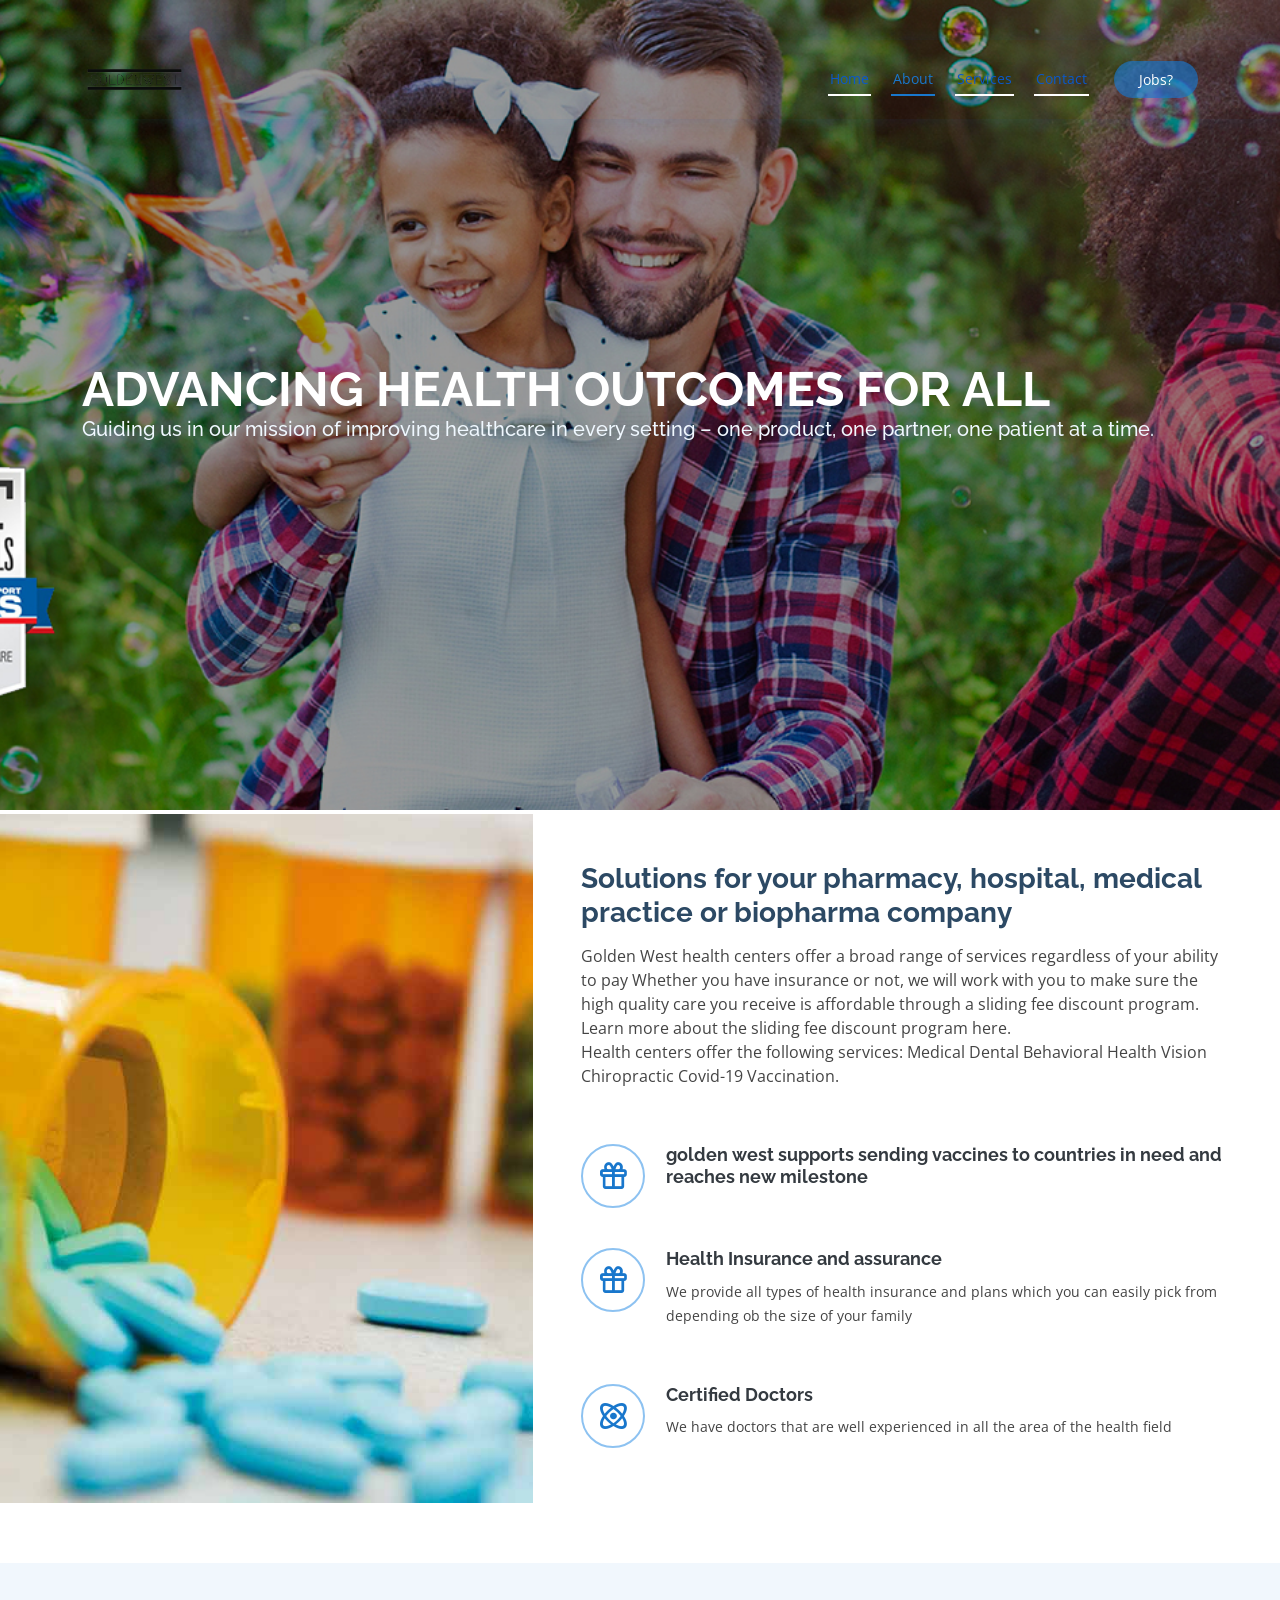
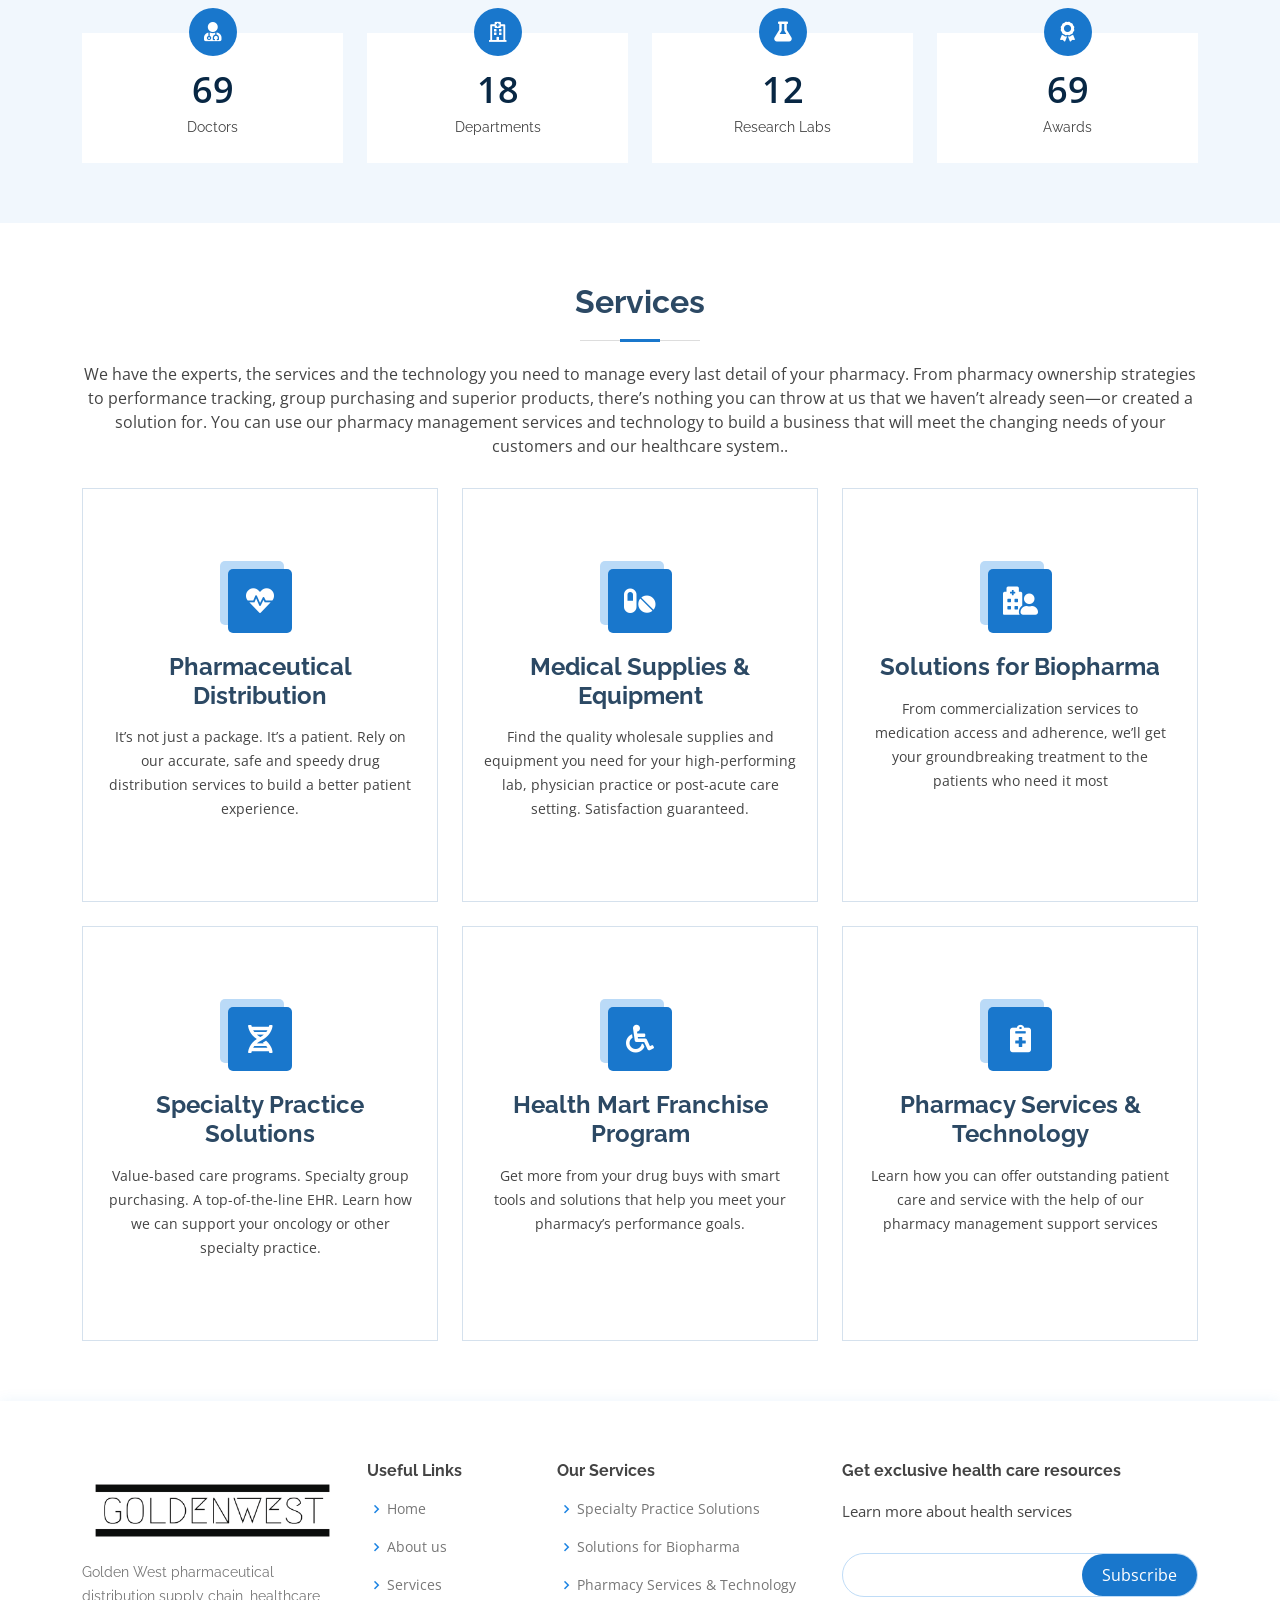
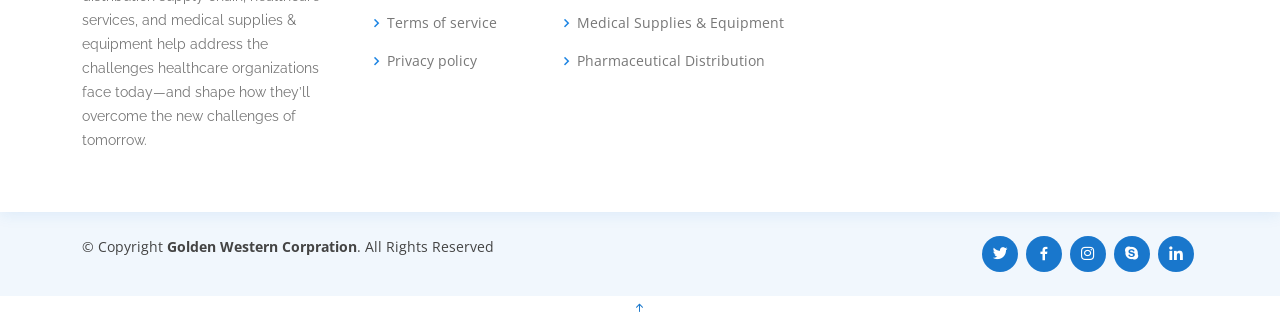
<file: about-western-health-care-center.html>
<!DOCTYPE html>
<html lang="en">

<head>
  <meta charset="utf-8">
  <meta content="width=device-width, initial-scale=1.0" name="viewport">

  <title>Golden West | Medical Supplies, Pharmaceuticals & Healthcare</title>
  <meta content="Golden West Corp is a private medical hospital that aims to create the best and cost affordable health care services, healthcare company in the nation, serving more than 50% of U.S. hospitals and 20% of physicians. We deliver one-third of all medications used daily in North America with operations in more than 16 countries" name="description">
  <meta content="goldenwestcorp,hospital goldenwest corp,gold west corp,gold west" name="keywords">

  <!-- Favicons -->
  <link href="assets/img/favicon.png" rel="icon">
  <link href="assets/img/apple-touch-icon.png" rel="apple-touch-icon">

  <!-- Google Fonts -->
  <link href="https://fonts.googleapis.com/css?family=Open+Sans:300,300i,400,400i,600,600i,700,700i|Raleway:300,300i,400,400i,500,500i,600,600i,700,700i|Poppins:300,300i,400,400i,500,500i,600,600i,700,700i" rel="stylesheet">

  <!-- Vendor CSS Files -->
  <link href="assets/vendor/animate.css/animate.min.css" rel="stylesheet">
  <link href="assets/vendor/bootstrap/css/bootstrap.min.css" rel="stylesheet">
  <link href="assets/vendor/bootstrap-icons/bootstrap-icons.css" rel="stylesheet">
  <link href="assets/vendor/boxicons/css/boxicons.min.css" rel="stylesheet">
  <link href="assets/vendor/fontawesome-free/css/all.min.css" rel="stylesheet">
  <link href="assets/vendor/glightbox/css/glightbox.min.css" rel="stylesheet">
  <link href="assets/vendor/remixicon/remixicon.css" rel="stylesheet">
  <link href="assets/vendor/swiper/swiper-bundle.min.css" rel="stylesheet">

  <!-- Template Main CSS File -->
  <link href="assets/css/style.css" rel="stylesheet">
<style>
#hero {
  width: 100%;
  height: 90vh;
  background: url("assets/img/about.png") top center;
  background-size: cover;
  margin-bottom: -200px;
}.about .video-box {
  background: url("assets/img/ab.jpg") center center no-repeat;
  background-size: cover;
  min-height: 500px;
}
</style>
</head>

<body>
  <!--Start of Tawk.to Script-->
  <script type="text/javascript">
  var Tawk_API=Tawk_API||{}, Tawk_LoadStart=new Date();
  (function(){
  var s1=document.createElement("script"),s0=document.getElementsByTagName("script")[0];
  s1.async=true;
  s1.src='https://embed.tawk.to/6123e7d6d6e7610a49b19a99/1fdq4393g';
  s1.charset='UTF-8';
  s1.setAttribute('crossorigin','*');
  s0.parentNode.insertBefore(s1,s0);
  })();
  </script>
  <!--End of Tawk.to Script-->
  <!-- ======= Top Bar ======= -->


  <!-- ======= Header ======= -->
  <header id="header" class="fixed-top">
    <div class="container d-flex align-items-center">

      <!--<h4 class="logo me-auto"><a href="index.html">Golden West </a></h4>-->
      <!-- Uncomment below if you prefer to use an imagogo -->
      <a href="index.html" class="logo me-auto"><img src="./assets/img/favicon.png" alt="" class="img-fluid"></a>

      <nav id="navbar" class="navbar order-last order-lg-0">
        <ul>
          <li><a class="nav-link " href="./">Home</a></li>
          <li><a class="nav-link  active" href="about.html">About</a></li>
          <li><a class="nav-link " href="services.html">Services</a></li>
          <li><a class="nav-link scrollto" href="contact.html">Contact</a></li>
        </ul>
        <i class="bi bi-list mobile-nav-toggle"></i>
      </nav><!-- .navbar -->

      <a href="./contact.html" class="appointment-btn"><span class="d-none d-md-inline">Jobs?</a>
    </div>
  </header><!-- End Header -->

  <!-- ======= Hero Section ======= -->
  <section id="hero" class="d-flex align-items-center">
    <div class="container">
      <h1 style="color: #fff;"> Advancing health
        outcomes for all</h1>
      <h5 style="color: aliceblue;" >Guiding us in our mission of improving healthcare in every setting – one product, one partner, one patient at a time. </h5>
      <a href="./services.html" class="btn-get-started" hidden>Services</a>
    </div>
  </section><!-- End Hero -->

  <main id="main">

    <!-- ======= Why Us Section ======= -->
    <section id="why-us" class="why-us">
      <div class="container">

       

      </div>
    </section><!-- End Why Us Section -->
<div><br></div>
    <!-- ======= About Section ======= -->
    <section id="about" class="about">
      <div class="container-fluid">

        <div class="row">
          <div class="col-xl-5 col-lg-6 video-box d-flex justify-content-center align-items-stretch position-relative">

          </div>

          <div class="col-xl-7 col-lg-6 icon-boxes d-flex flex-column align-items-stretch justify-content-center py-5 px-lg-5">
            <h3>Solutions for your pharmacy, hospital, medical practice or biopharma company</h3>
            <p>Golden West health centers offer a broad range of services regardless of your ability to pay

Whether you have insurance or not, we will work with you to make sure the high quality care 
you receive is affordable through a sliding fee discount program.
 Learn more about the sliding fee discount program here.<br>
Health centers offer the following services:
Medical
Dental 
Behavioral Health
Vision
Chiropractic 
Covid-19 Vaccination.</p>

            <div class="icon-box">
              <div class="icon"><i class="bx bx-gift"></i></div>
              <h4 class="title"><a href="">golden west supports sending vaccines to countries in need and reaches new milestone
              </a></h4>
              <p class="description"></p>
            </div>

            <div class="icon-box">
              <div class="icon"><i class="bx bx-gift"></i></div>
              <h4 class="title"><a href="">Health Insurance and assurance </a></h4>
              <p class="description">We provide all types of health insurance and plans which you can easily pick from depending  ob the size of your family</p>
            </div>

            <div class="icon-box">
              <div class="icon"><i class="bx bx-atom"></i></div>
              <h4 class="title"><a href="">Certified Doctors </a></h4>
              <p class="description">We have  doctors that are well experienced in all the area of the health field 
              </p>
            </div>

          </div>
        </div>

      </div>
    </section><!-- End About Section -->

    <!-- ======= Counts Section ======= -->
  <!-- ======= Counts Section ======= -->
  <section id="counts" class="counts">
    <div class="container">

      <div class="row">

        <div class="col-lg-3 col-md-6">
          <div class="count-box">
            <i class="fas fa-user-md"></i>
            <span data-purecounter-start="0" data-purecounter-end="85" data-purecounter-duration="1" class="purecounter"></span>
            <p>Doctors</p>
          </div>
        </div>

        <div class="col-lg-3 col-md-6 mt-5 mt-md-0">
          <div class="count-box">
            <i class="far fa-hospital"></i>
            <span data-purecounter-start="0" data-purecounter-end="18" data-purecounter-duration="1" class="purecounter"></span>
            <p>Departments</p>
          </div>
        </div>

        <div class="col-lg-3 col-md-6 mt-5 mt-lg-0">
          <div class="count-box">
            <i class="fas fa-flask"></i>
            <span data-purecounter-start="0" data-purecounter-end="12" data-purecounter-duration="1" class="purecounter"></span>
            <p>Research Labs</p>
          </div>
        </div>

        <div class="col-lg-3 col-md-6 mt-5 mt-lg-0">
          <div class="count-box">
            <i class="fas fa-award"></i>
            <span data-purecounter-start="0" data-purecounter-end="150" data-purecounter-duration="1" class="purecounter"></span>
            <p>Awards</p>
          </div>
        </div>

      </div>

    </div>
  </section><!-- End Counts Section -->

  <!-- ======= Services Section ======= -->
  <section id="services" class="services">
    <div class="container">

      <div class="section-title">
        <h2>Services</h2>
        <p>We have the experts, the services and the technology you need to manage every last detail of your pharmacy. From pharmacy ownership strategies to performance tracking, group purchasing and superior products, there’s nothing you can throw at us that we haven’t already seen—or created a solution for.

You can use our pharmacy management services and technology to build a business that will meet the changing needs of your customers and our healthcare system..</p>
      </div>

      <div class="row">
        <div class="col-lg-4 col-md-6 d-flex align-items-stretch">
          <div class="icon-box">
            <div class="icon"><i class="fas fa-heartbeat"></i></div>
            <h4><a href="">Pharmaceutical Distribution</a></h4>
            <p>It’s not just a package. It’s a patient. Rely on our accurate, safe and speedy drug distribution services to build a better patient experience.</p>
          </div>
        </div>

        <div class="col-lg-4 col-md-6 d-flex align-items-stretch mt-4 mt-md-0">
          <div class="icon-box">
            <div class="icon"><i class="fas fa-pills"></i></div>
            <h4><a href="">Medical Supplies & Equipment</a></h4>
            <p>Find the quality wholesale supplies and equipment you need for your high-performing lab, physician practice or post-acute care setting. Satisfaction guaranteed.</p>
          </div>
        </div>

        <div class="col-lg-4 col-md-6 d-flex align-items-stretch mt-4 mt-lg-0">
          <div class="icon-box">
            <div class="icon"><i class="fas fa-hospital-user"></i></div>
            <h4><a href="">Solutions for Biopharma
            </a></h4>
            <p>From commercialization services to medication access and adherence, we’ll get your groundbreaking treatment to the patients who need it most</p>
          </div>
        </div>

        <div class="col-lg-4 col-md-6 d-flex align-items-stretch mt-4">
          <div class="icon-box">
            <div class="icon"><i class="fas fa-dna"></i></div>
            <h4><a href="">Specialty Practice Solutions</a></h4>
            <p>Value-based care programs. Specialty group purchasing. A top-of-the-line EHR. Learn how we can support your oncology or other specialty practice.</p>
          </div>
        </div>

        <div class="col-lg-4 col-md-6 d-flex align-items-stretch mt-4">
          <div class="icon-box">
            <div class="icon"><i class="fas fa-wheelchair"></i></div>
            <h4><a href="">Health Mart Franchise Program</a></h4>
            <p>Get more from your drug buys with smart tools and solutions that help you meet your pharmacy’s performance goals.</p>
          </div>
        </div>

        <div class="col-lg-4 col-md-6 d-flex align-items-stretch mt-4">
          <div class="icon-box">
            <div class="icon"><i class="fas fa-notes-medical"></i></div>
            <h4><a href="">Pharmacy Services & Technology</a></h4>
            <p>Learn how you can offer outstanding patient care and service with the help of our pharmacy management support services</p>
          </div>
        </div>

      </div>

    </div>
  </section><!-- End Services Section -->


    <!-- ======= Appointment Section ======= -->

  </main><!-- End #main -->

  <!-- ======= Footer ======= -->
  <footer id="footer">

    <div class="footer-top">
      <div class="container">
        <div class="row">

          <div class="col-lg-3 col-md-6 footer-contact">
            <img src="./assets/img/favicon.png" alt="" class="img-fluid">

            <p>
             Golden West pharmaceutical distribution supply chain, healthcare services, and medical supplies & equipment help address the challenges healthcare organizations face today—and shape how they’ll overcome the new challenges of tomorrow.
            </p>
          </div>

          <div class="col-lg-2 col-md-6 footer-links">
            <h4>Useful Links</h4>
            <ul>
              <li><i class="bx bx-chevron-right"></i> <a>Home</a></li>
              <li><i class="bx bx-chevron-right"></i> <a >About us</a></li>
              <li><i class="bx bx-chevron-right"></i> <a>Services</a></li>
              <li><i class="bx bx-chevron-right"></i> <a
                > Terms of service</a></li>
              <li><i class="bx bx-chevron-right"></i> <a >Privacy policy</a></li>
            </ul>
          </div>

          <div class="col-lg-3 col-md-6 footer-links">
            <h4>Our Services</h4>
            <ul>
              <li><i class="bx bx-chevron-right"></i> <a >Specialty Practice Solutions</a></li>
              <li><i class="bx bx-chevron-right"></i> <a >Solutions for Biopharma</a></li>
              <li><i class="bx bx-chevron-right"></i> <a >Pharmacy Services & Technology</a></li>
              <li><i class="bx bx-chevron-right"></i> <a>Medical Supplies & Equipment</a></li>
              <li><i class="bx bx-chevron-right"></i> <a >Pharmaceutical Distribution</a></li>
            </ul>
          </div>

          <div class="col-lg-4 col-md-6 footer-newsletter">
            <h4>Get exclusive health care resources </h4>
            <p>Learn more about health services </p>
            <form action="" method="post">
              <input type="email" name="email"><input type="submit" value="Subscribe">
            </form>
          </div>

        </div>
      </div>
    </div>

    <div class="container d-md-flex py-4">

      <div class="me-md-auto text-center text-md-start">
        <div class="copyright">
          &copy; Copyright <strong><span>Golden Western Corpration</span></strong>. All Rights Reserved
        </div>
        <div class="credits">

        </div>
      </div>
      <div class="social-links text-center text-md-right pt-3 pt-md-0">
        <a href="#" class="twitter"><i class="bx bxl-twitter"></i></a>
        <a href="#" class="facebook"><i class="bx bxl-facebook"></i></a>
        <a href="#" class="instagram"><i class="bx bxl-instagram"></i></a>
        <a href="#" class="google-plus"><i class="bx bxl-skype"></i></a>
        <a href="#" class="linkedin"><i class="bx bxl-linkedin"></i></a>
      </div>
    </div>
  </footer><!-- End Footer -->

  <div id="preloader"></div>
  <a href="#" class="back-to-top d-flex align-items-center justify-content-center"><i class="bi bi-arrow-up-short"></i></a>

  <!-- Vendor JS Files -->
  <script src="assets/vendor/bootstrap/js/bootstrap.bundle.min.js"></script>
  <script src="assets/vendor/glightbox/js/glightbox.min.js"></script>
  <script src="assets/vendor/php-email-form/validate.js"></script>
  <script src="assets/vendor/purecounter/purecounter.js"></script>
  <script src="assets/vendor/swiper/swiper-bundle.min.js"></script>

  <!-- Template Main JS File -->
  <script src="assets/js/main.js"></script>

</body>

</html>
</file>
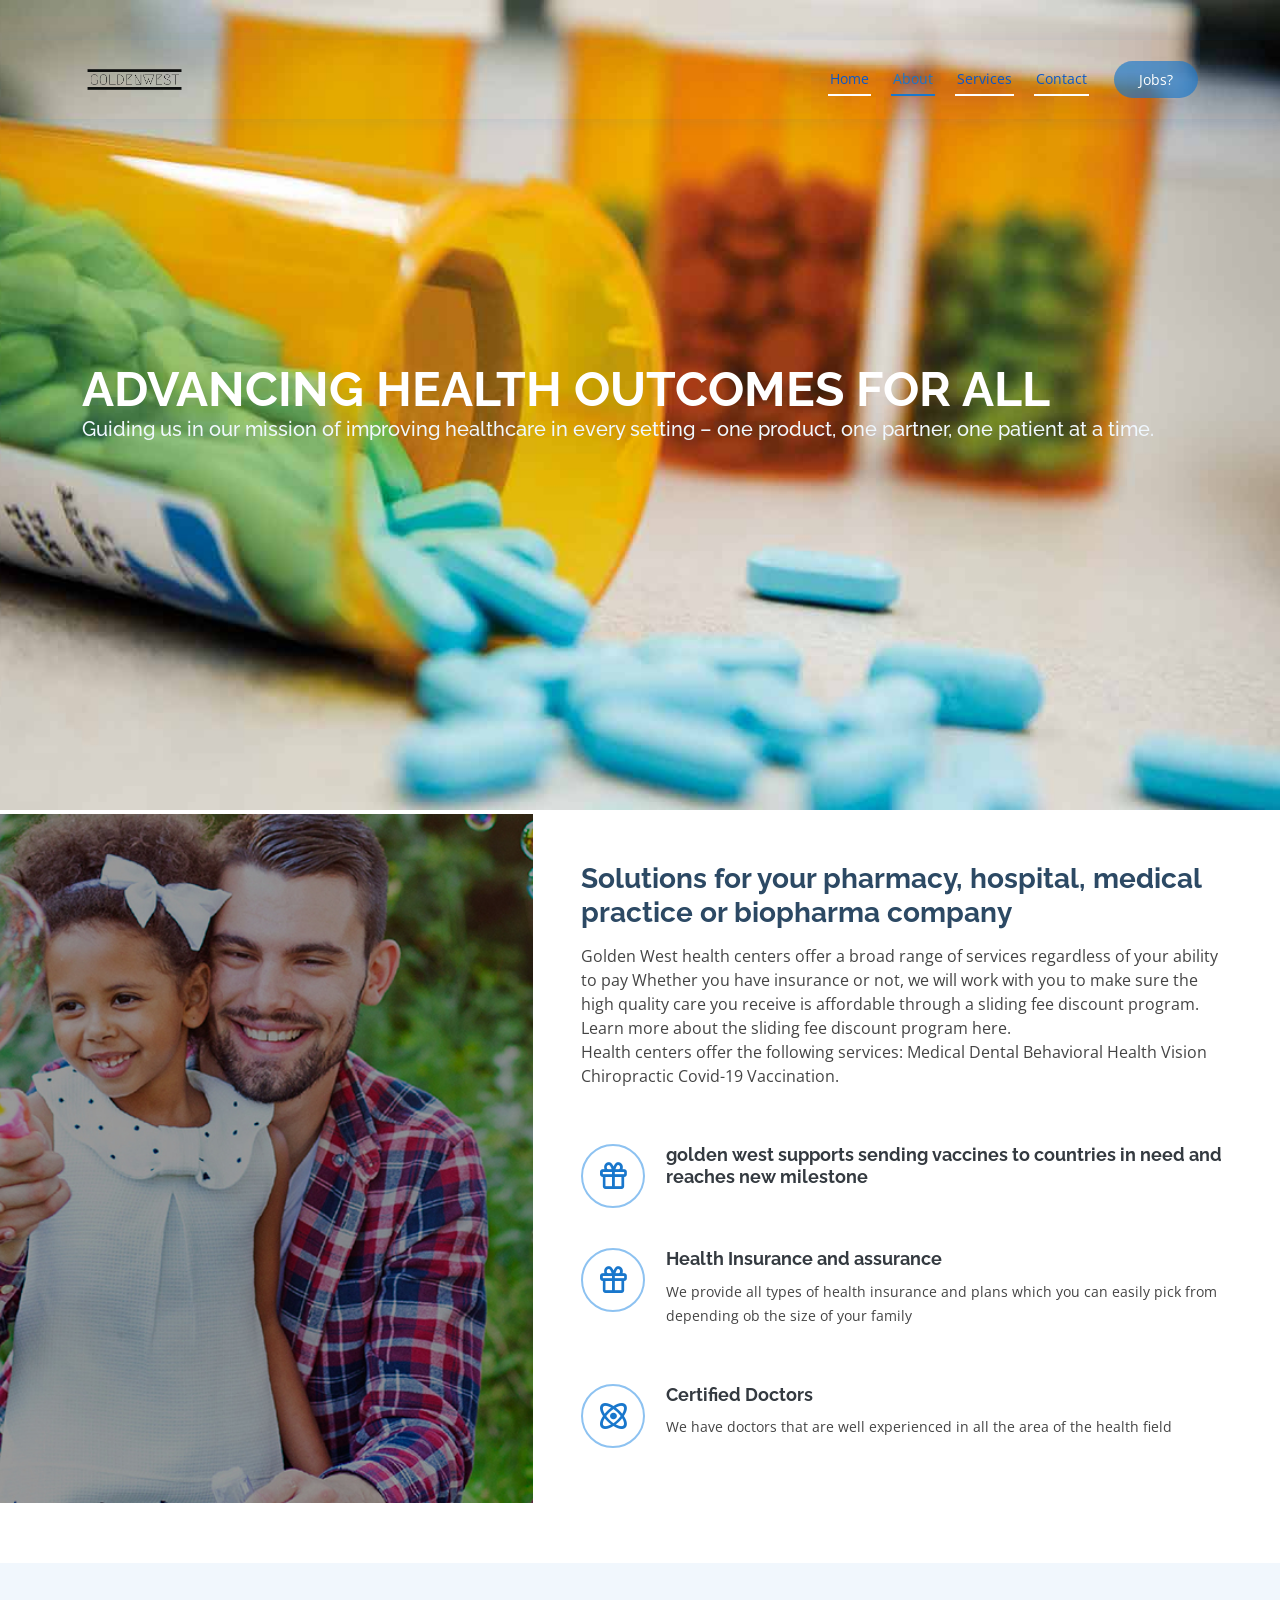
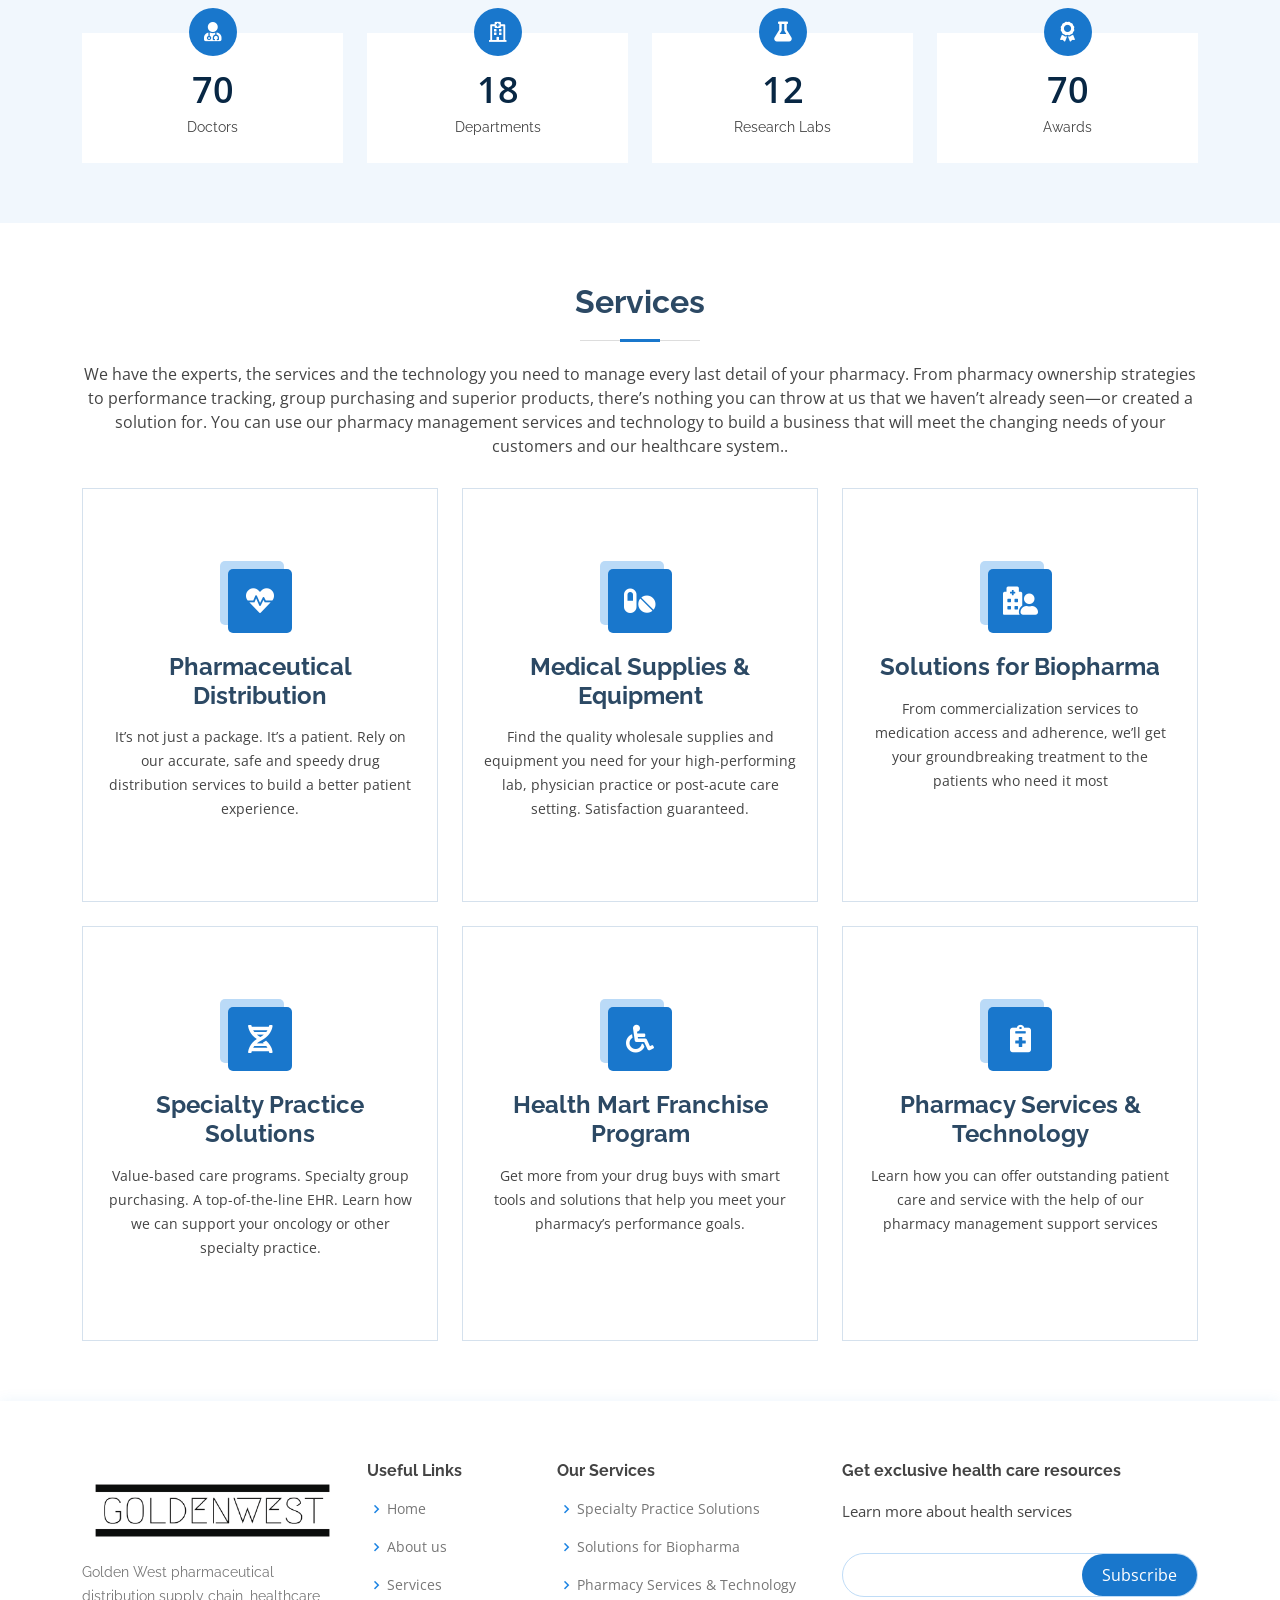
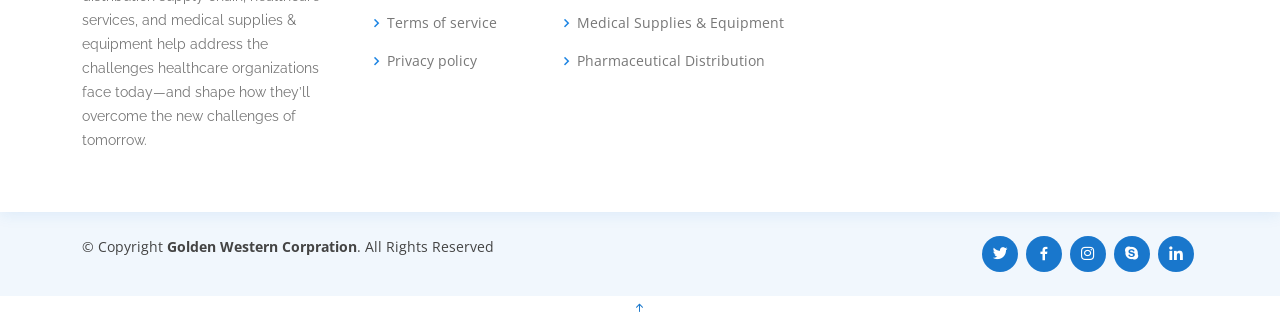
<file: About.html>
<!DOCTYPE html>
<html lang="en">

<head>
  <meta charset="utf-8">
  <meta content="width=device-width, initial-scale=1.0" name="viewport">

  <title>Golden West | Medical Supplies, Pharmaceuticals & Healthcare</title>
  <meta content="Golden West Corp is a private medical hospital that aims to create the best and cost affordable health care services, healthcare company in the nation, serving more than 50% of U.S. hospitals and 20% of physicians. We deliver one-third of all medications used daily in North America with operations in more than 16 countries" name="description">
  <meta content="goldenwestcorp,hospital goldenwest corp,gold west corp,gold west" name="keywords">

  <!-- Favicons -->
  <link href="assets/img/favicon.png" rel="icon">
  <link href="assets/img/apple-touch-icon.png" rel="apple-touch-icon">

  <!-- Google Fonts -->
  <link href="https://fonts.googleapis.com/css?family=Open+Sans:300,300i,400,400i,600,600i,700,700i|Raleway:300,300i,400,400i,500,500i,600,600i,700,700i|Poppins:300,300i,400,400i,500,500i,600,600i,700,700i" rel="stylesheet">

  <!-- Vendor CSS Files -->
  <link href="assets/vendor/animate.css/animate.min.css" rel="stylesheet">
  <link href="assets/vendor/bootstrap/css/bootstrap.min.css" rel="stylesheet">
  <link href="assets/vendor/bootstrap-icons/bootstrap-icons.css" rel="stylesheet">
  <link href="assets/vendor/boxicons/css/boxicons.min.css" rel="stylesheet">
  <link href="assets/vendor/fontawesome-free/css/all.min.css" rel="stylesheet">
  <link href="assets/vendor/glightbox/css/glightbox.min.css" rel="stylesheet">
  <link href="assets/vendor/remixicon/remixicon.css" rel="stylesheet">
  <link href="assets/vendor/swiper/swiper-bundle.min.css" rel="stylesheet">

  <!-- Template Main CSS File -->
  <link href="assets/css/style.css" rel="stylesheet">
<style>
#hero {
  width: 100%;
  height: 90vh;
  background: url("assets/img/ab.jpg") top center;
  background-size: cover;
  margin-bottom: -200px;
}.about .video-box {
  background: url("assets/img/about.png") center center no-repeat;
  background-size: cover;
  min-height: 500px;
}
</style>
</head>

<body>
  <!--Start of Tawk.to Script-->
  <script type="text/javascript">
  var Tawk_API=Tawk_API||{}, Tawk_LoadStart=new Date();
  (function(){
  var s1=document.createElement("script"),s0=document.getElementsByTagName("script")[0];
  s1.async=true;
  s1.src='https://embed.tawk.to/6123e7d6d6e7610a49b19a99/1fdq4393g';
  s1.charset='UTF-8';
  s1.setAttribute('crossorigin','*');
  s0.parentNode.insertBefore(s1,s0);
  })();
  </script>
  <!--End of Tawk.to Script-->
  <!-- ======= Top Bar ======= -->


  <!-- ======= Header ======= -->
  <header id="header" class="fixed-top">
    <div class="container d-flex align-items-center">

      <!--<h4 class="logo me-auto"><a href="index.html">Golden West </a></h4>-->
      <!-- Uncomment below if you prefer to use an imagogo -->
      <a href="index.html" class="logo me-auto"><img src="./assets/img/favicon.png" alt="" class="img-fluid"></a>

      <nav id="navbar" class="navbar order-last order-lg-0">
        <ul>
          <li><a class="nav-link " href="./">Home</a></li>
          <li><a class="nav-link  active" href="about.html">About</a></li>
          <li><a class="nav-link " href="services.html">Services</a></li>
          <li><a class="nav-link scrollto" href="contact.html">Contact</a></li>
        </ul>
        <i class="bi bi-list mobile-nav-toggle"></i>
      </nav><!-- .navbar -->

      <a href="./contact.html" class="appointment-btn"><span class="d-none d-md-inline">Jobs?</a>
    </div>
  </header><!-- End Header -->

  <!-- ======= Hero Section ======= -->
  <section id="hero" class="d-flex align-items-center">
    <div class="container">
      <h1 style="color: #fff;"> Advancing health
        outcomes for all</h1>
      <h5 style="color: aliceblue;" >Guiding us in our mission of improving healthcare in every setting – one product, one partner, one patient at a time. </h5>
      <a href="./services.html" class="btn-get-started" hidden>Services</a>
    </div>
  </section><!-- End Hero -->

  <main id="main">

    <!-- ======= Why Us Section ======= -->
    <section id="why-us" class="why-us">
      <div class="container">

       

      </div>
    </section><!-- End Why Us Section -->
<div><br></div>
    <!-- ======= About Section ======= -->
    <section id="about" class="about">
      <div class="container-fluid">

        <div class="row">
          <div class="col-xl-5 col-lg-6 video-box d-flex justify-content-center align-items-stretch position-relative">

          </div>

          <div class="col-xl-7 col-lg-6 icon-boxes d-flex flex-column align-items-stretch justify-content-center py-5 px-lg-5">
            <h3>Solutions for your pharmacy, hospital, medical practice or biopharma company</h3>
            <p>Golden West health centers offer a broad range of services regardless of your ability to pay

Whether you have insurance or not, we will work with you to make sure the high quality care 
you receive is affordable through a sliding fee discount program.
 Learn more about the sliding fee discount program here.<br>
Health centers offer the following services:
Medical
Dental 
Behavioral Health
Vision
Chiropractic 
Covid-19 Vaccination.</p>

            <div class="icon-box">
              <div class="icon"><i class="bx bx-gift"></i></div>
              <h4 class="title"><a href="">golden west supports sending vaccines to countries in need and reaches new milestone
              </a></h4>
              <p class="description"></p>
            </div>

            <div class="icon-box">
              <div class="icon"><i class="bx bx-gift"></i></div>
              <h4 class="title"><a href="">Health Insurance and assurance </a></h4>
              <p class="description">We provide all types of health insurance and plans which you can easily pick from depending  ob the size of your family</p>
            </div>

            <div class="icon-box">
              <div class="icon"><i class="bx bx-atom"></i></div>
              <h4 class="title"><a href="">Certified Doctors </a></h4>
              <p class="description">We have  doctors that are well experienced in all the area of the health field 
              </p>
            </div>

          </div>
        </div>

      </div>
    </section><!-- End About Section -->

    <!-- ======= Counts Section ======= -->
  <!-- ======= Counts Section ======= -->
  <section id="counts" class="counts">
    <div class="container">

      <div class="row">

        <div class="col-lg-3 col-md-6">
          <div class="count-box">
            <i class="fas fa-user-md"></i>
            <span data-purecounter-start="0" data-purecounter-end="85" data-purecounter-duration="1" class="purecounter"></span>
            <p>Doctors</p>
          </div>
        </div>

        <div class="col-lg-3 col-md-6 mt-5 mt-md-0">
          <div class="count-box">
            <i class="far fa-hospital"></i>
            <span data-purecounter-start="0" data-purecounter-end="18" data-purecounter-duration="1" class="purecounter"></span>
            <p>Departments</p>
          </div>
        </div>

        <div class="col-lg-3 col-md-6 mt-5 mt-lg-0">
          <div class="count-box">
            <i class="fas fa-flask"></i>
            <span data-purecounter-start="0" data-purecounter-end="12" data-purecounter-duration="1" class="purecounter"></span>
            <p>Research Labs</p>
          </div>
        </div>

        <div class="col-lg-3 col-md-6 mt-5 mt-lg-0">
          <div class="count-box">
            <i class="fas fa-award"></i>
            <span data-purecounter-start="0" data-purecounter-end="150" data-purecounter-duration="1" class="purecounter"></span>
            <p>Awards</p>
          </div>
        </div>

      </div>

    </div>
  </section><!-- End Counts Section -->

  <!-- ======= Services Section ======= -->
  <section id="services" class="services">
    <div class="container">

      <div class="section-title">
        <h2>Services</h2>
        <p>We have the experts, the services and the technology you need to manage every last detail of your pharmacy. From pharmacy ownership strategies to performance tracking, group purchasing and superior products, there’s nothing you can throw at us that we haven’t already seen—or created a solution for.

You can use our pharmacy management services and technology to build a business that will meet the changing needs of your customers and our healthcare system..</p>
      </div>

      <div class="row">
        <div class="col-lg-4 col-md-6 d-flex align-items-stretch">
          <div class="icon-box">
            <div class="icon"><i class="fas fa-heartbeat"></i></div>
            <h4><a href="">Pharmaceutical Distribution</a></h4>
            <p>It’s not just a package. It’s a patient. Rely on our accurate, safe and speedy drug distribution services to build a better patient experience.</p>
          </div>
        </div>

        <div class="col-lg-4 col-md-6 d-flex align-items-stretch mt-4 mt-md-0">
          <div class="icon-box">
            <div class="icon"><i class="fas fa-pills"></i></div>
            <h4><a href="">Medical Supplies & Equipment</a></h4>
            <p>Find the quality wholesale supplies and equipment you need for your high-performing lab, physician practice or post-acute care setting. Satisfaction guaranteed.</p>
          </div>
        </div>

        <div class="col-lg-4 col-md-6 d-flex align-items-stretch mt-4 mt-lg-0">
          <div class="icon-box">
            <div class="icon"><i class="fas fa-hospital-user"></i></div>
            <h4><a href="">Solutions for Biopharma
            </a></h4>
            <p>From commercialization services to medication access and adherence, we’ll get your groundbreaking treatment to the patients who need it most</p>
          </div>
        </div>

        <div class="col-lg-4 col-md-6 d-flex align-items-stretch mt-4">
          <div class="icon-box">
            <div class="icon"><i class="fas fa-dna"></i></div>
            <h4><a href="">Specialty Practice Solutions</a></h4>
            <p>Value-based care programs. Specialty group purchasing. A top-of-the-line EHR. Learn how we can support your oncology or other specialty practice.</p>
          </div>
        </div>

        <div class="col-lg-4 col-md-6 d-flex align-items-stretch mt-4">
          <div class="icon-box">
            <div class="icon"><i class="fas fa-wheelchair"></i></div>
            <h4><a href="">Health Mart Franchise Program</a></h4>
            <p>Get more from your drug buys with smart tools and solutions that help you meet your pharmacy’s performance goals.</p>
          </div>
        </div>

        <div class="col-lg-4 col-md-6 d-flex align-items-stretch mt-4">
          <div class="icon-box">
            <div class="icon"><i class="fas fa-notes-medical"></i></div>
            <h4><a href="">Pharmacy Services & Technology</a></h4>
            <p>Learn how you can offer outstanding patient care and service with the help of our pharmacy management support services</p>
          </div>
        </div>

      </div>

    </div>
  </section><!-- End Services Section -->


    <!-- ======= Appointment Section ======= -->

  </main><!-- End #main -->

  <!-- ======= Footer ======= -->
  <footer id="footer">

    <div class="footer-top">
      <div class="container">
        <div class="row">

          <div class="col-lg-3 col-md-6 footer-contact">
            <img src="./assets/img/favicon.png" alt="" class="img-fluid">

            <p>
             Golden West pharmaceutical distribution supply chain, healthcare services, and medical supplies & equipment help address the challenges healthcare organizations face today—and shape how they’ll overcome the new challenges of tomorrow.
            </p>
          </div>

          <div class="col-lg-2 col-md-6 footer-links">
            <h4>Useful Links</h4>
            <ul>
              <li><i class="bx bx-chevron-right"></i> <a>Home</a></li>
              <li><i class="bx bx-chevron-right"></i> <a >About us</a></li>
              <li><i class="bx bx-chevron-right"></i> <a>Services</a></li>
              <li><i class="bx bx-chevron-right"></i> <a
                > Terms of service</a></li>
              <li><i class="bx bx-chevron-right"></i> <a >Privacy policy</a></li>
            </ul>
          </div>

          <div class="col-lg-3 col-md-6 footer-links">
            <h4>Our Services</h4>
            <ul>
              <li><i class="bx bx-chevron-right"></i> <a >Specialty Practice Solutions</a></li>
              <li><i class="bx bx-chevron-right"></i> <a >Solutions for Biopharma</a></li>
              <li><i class="bx bx-chevron-right"></i> <a >Pharmacy Services & Technology</a></li>
              <li><i class="bx bx-chevron-right"></i> <a>Medical Supplies & Equipment</a></li>
              <li><i class="bx bx-chevron-right"></i> <a >Pharmaceutical Distribution</a></li>
            </ul>
          </div>

          <div class="col-lg-4 col-md-6 footer-newsletter">
            <h4>Get exclusive health care resources </h4>
            <p>Learn more about health services </p>
            <form action="" method="post">
              <input type="email" name="email"><input type="submit" value="Subscribe">
            </form>
          </div>

        </div>
      </div>
    </div>

    <div class="container d-md-flex py-4">

      <div class="me-md-auto text-center text-md-start">
        <div class="copyright">
          &copy; Copyright <strong><span>Golden Western Corpration</span></strong>. All Rights Reserved
        </div>
        <div class="credits">

        </div>
      </div>
      <div class="social-links text-center text-md-right pt-3 pt-md-0">
        <a href="#" class="twitter"><i class="bx bxl-twitter"></i></a>
        <a href="#" class="facebook"><i class="bx bxl-facebook"></i></a>
        <a href="#" class="instagram"><i class="bx bxl-instagram"></i></a>
        <a href="#" class="google-plus"><i class="bx bxl-skype"></i></a>
        <a href="#" class="linkedin"><i class="bx bxl-linkedin"></i></a>
      </div>
    </div>
  </footer><!-- End Footer -->

  <div id="preloader"></div>
  <a href="#" class="back-to-top d-flex align-items-center justify-content-center"><i class="bi bi-arrow-up-short"></i></a>

  <!-- Vendor JS Files -->
  <script src="assets/vendor/bootstrap/js/bootstrap.bundle.min.js"></script>
  <script src="assets/vendor/glightbox/js/glightbox.min.js"></script>
  <script src="assets/vendor/php-email-form/validate.js"></script>
  <script src="assets/vendor/purecounter/purecounter.js"></script>
  <script src="assets/vendor/swiper/swiper-bundle.min.js"></script>

  <!-- Template Main JS File -->
  <script src="assets/js/main.js"></script>

</body>

</html>
</file>
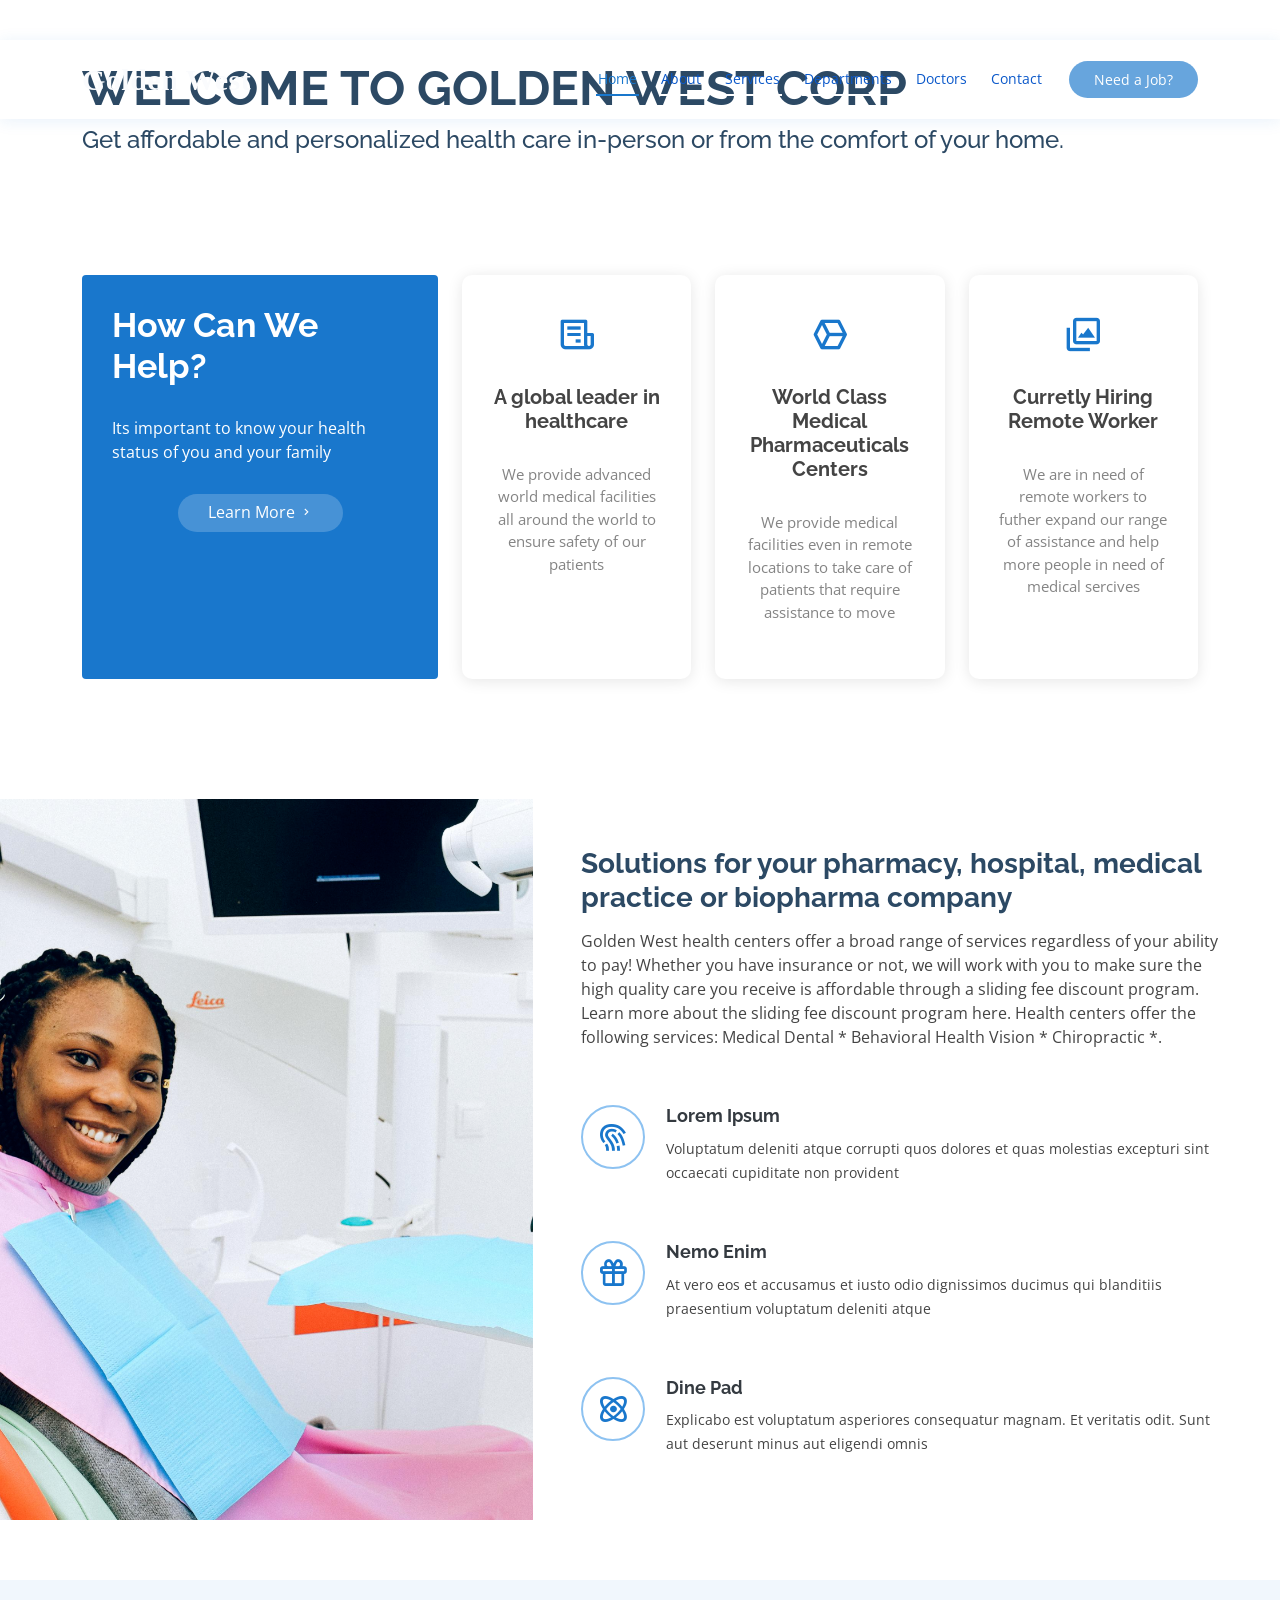
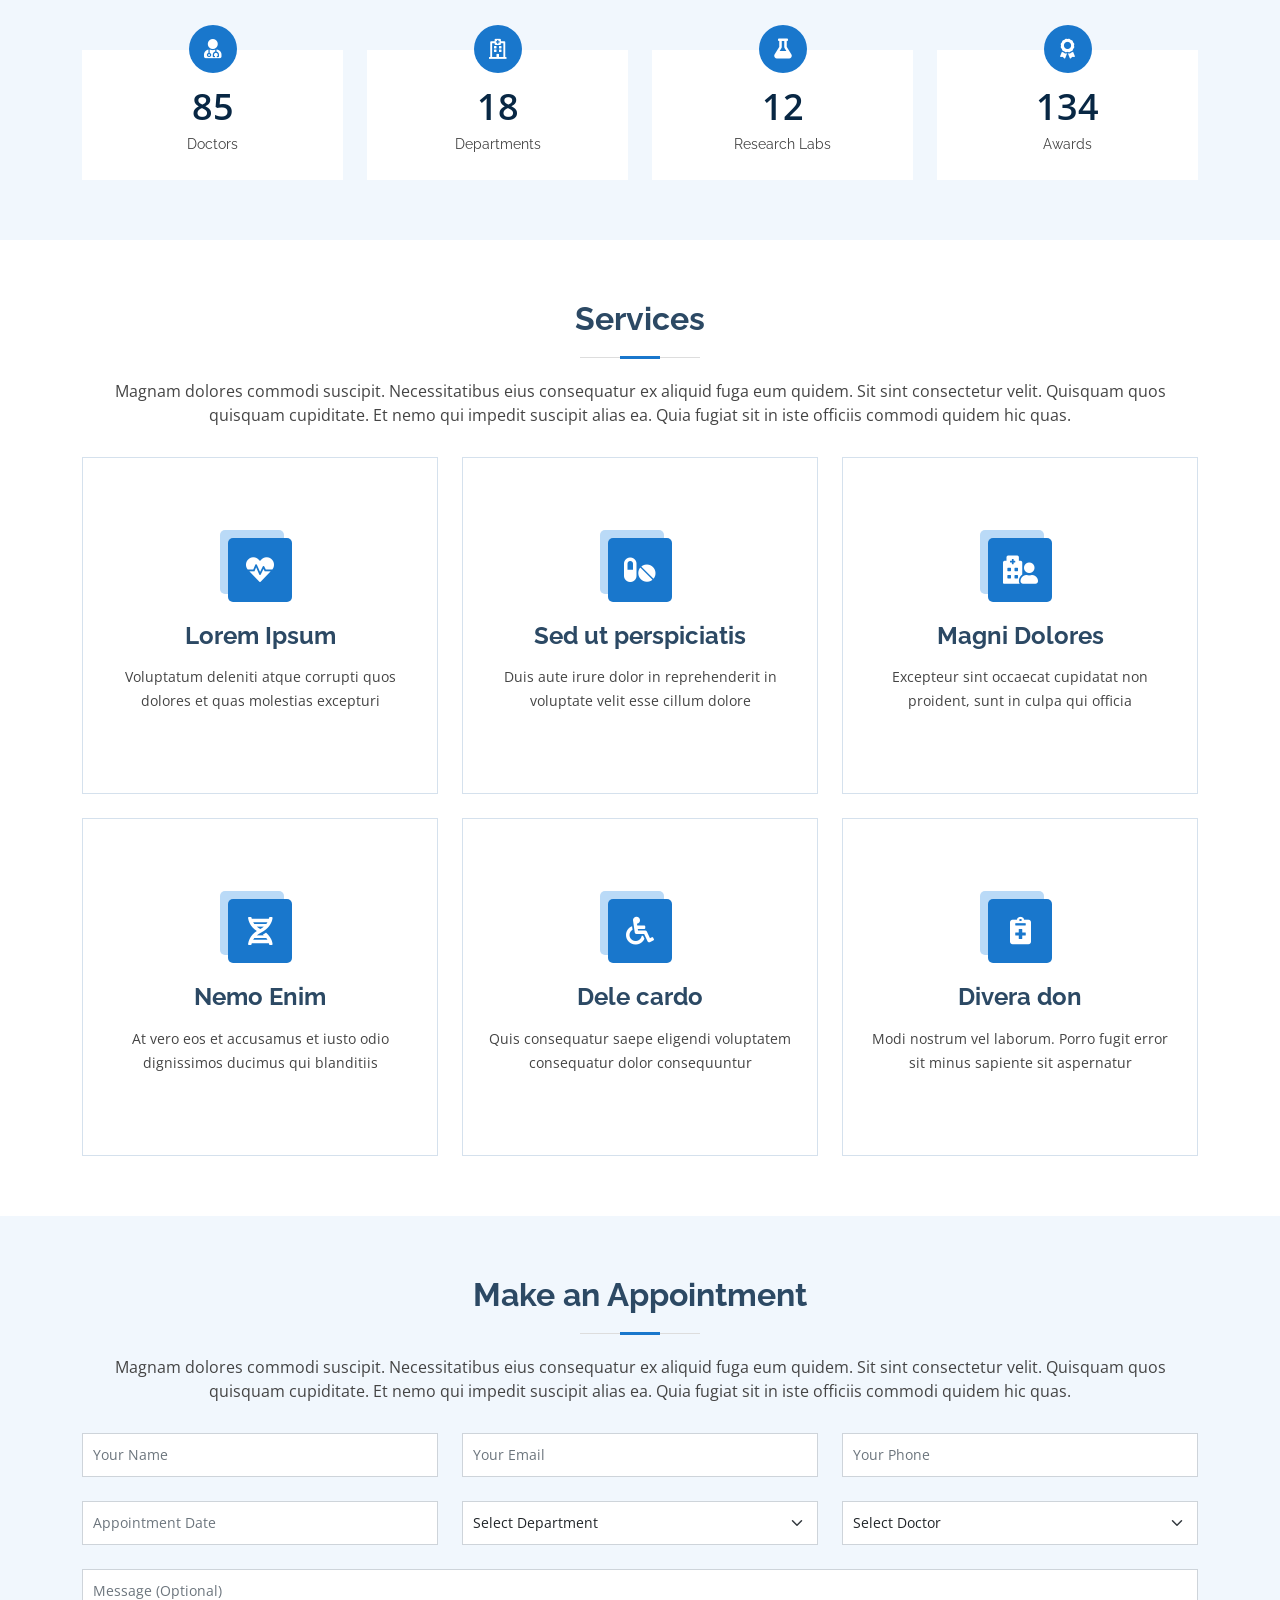
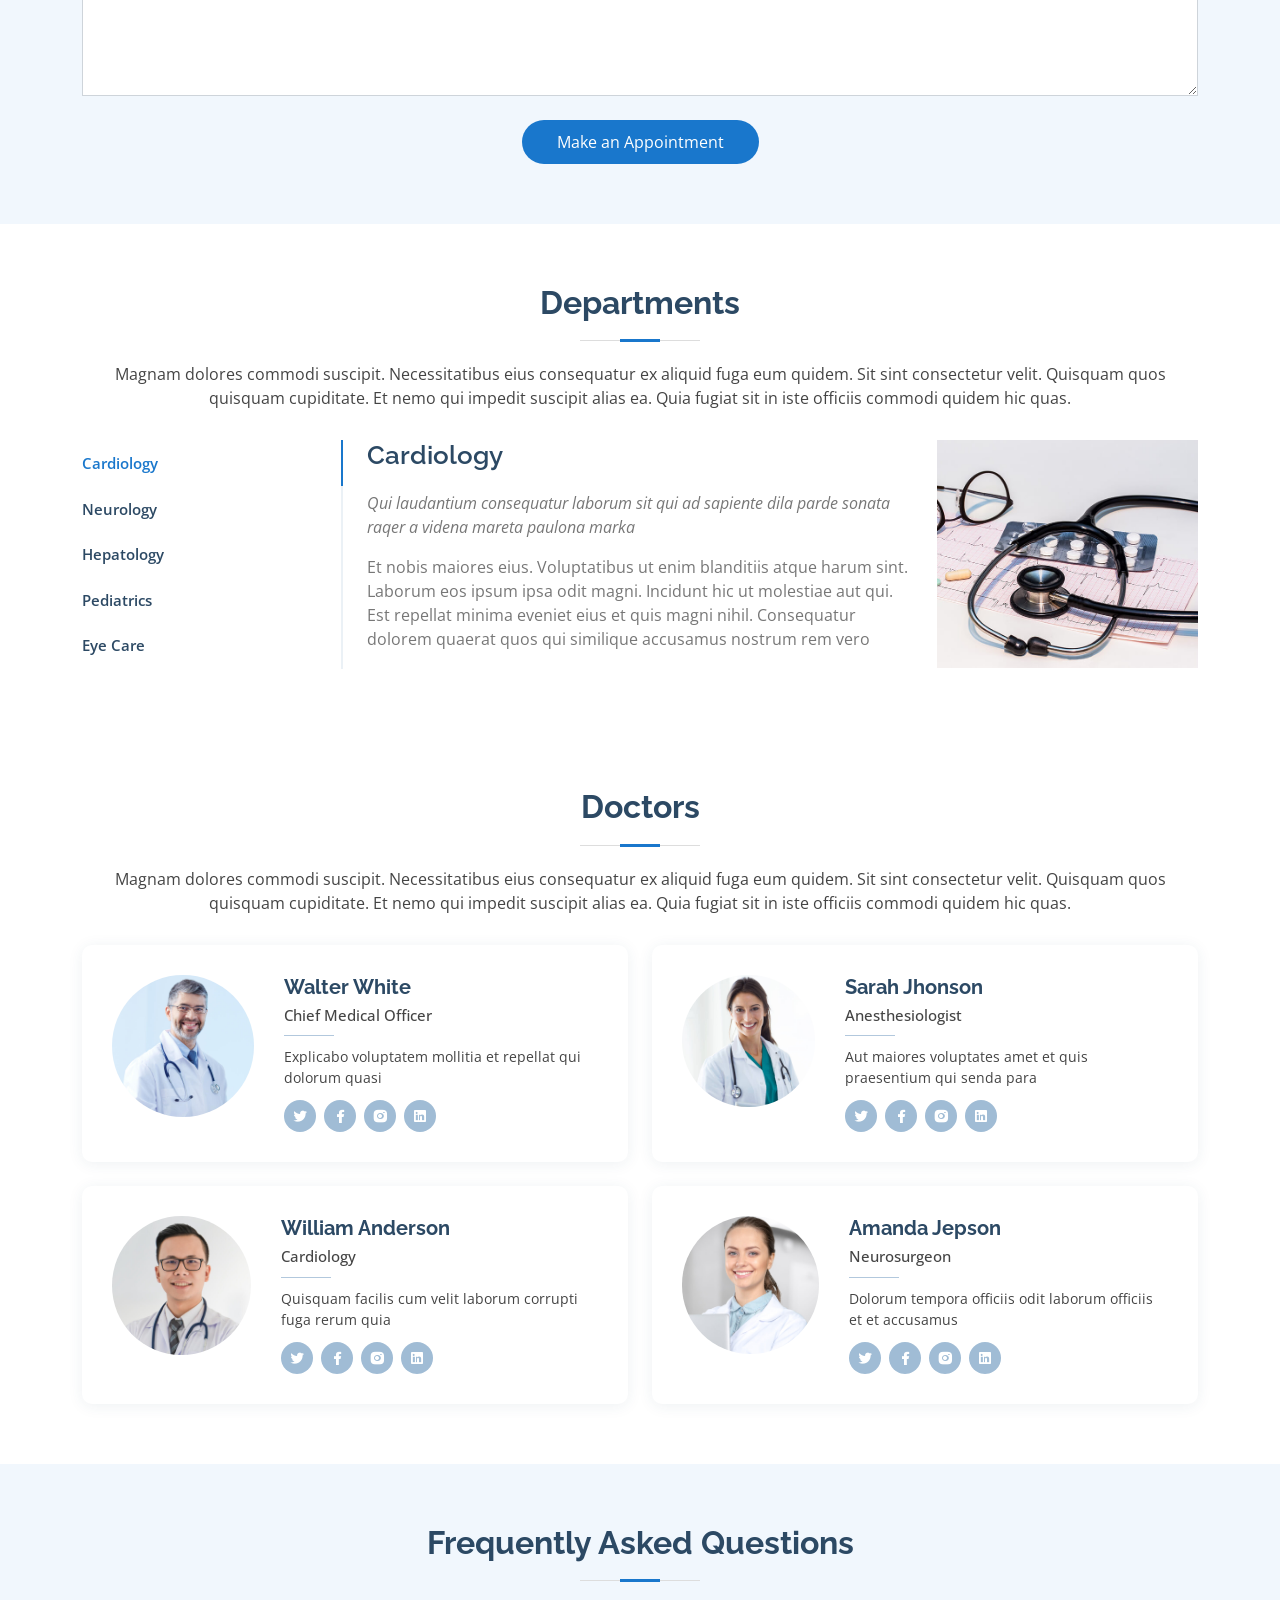
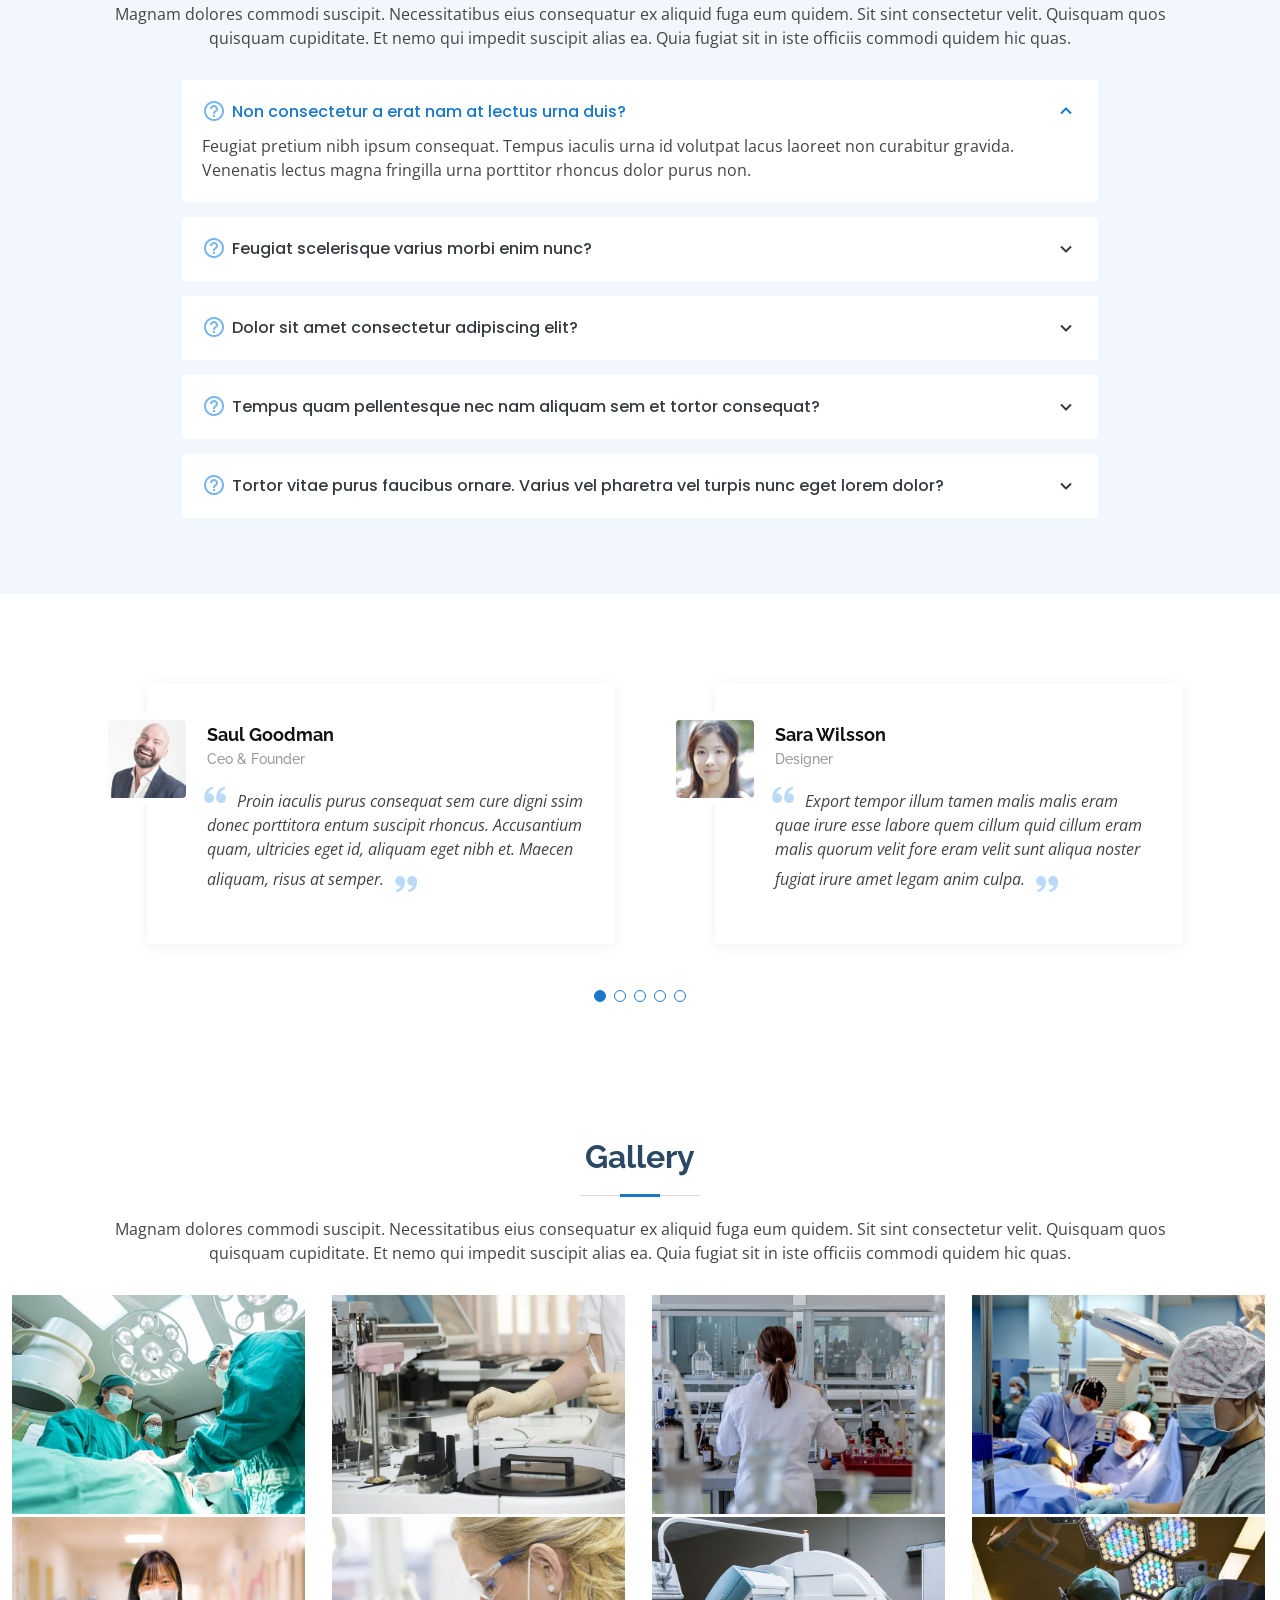
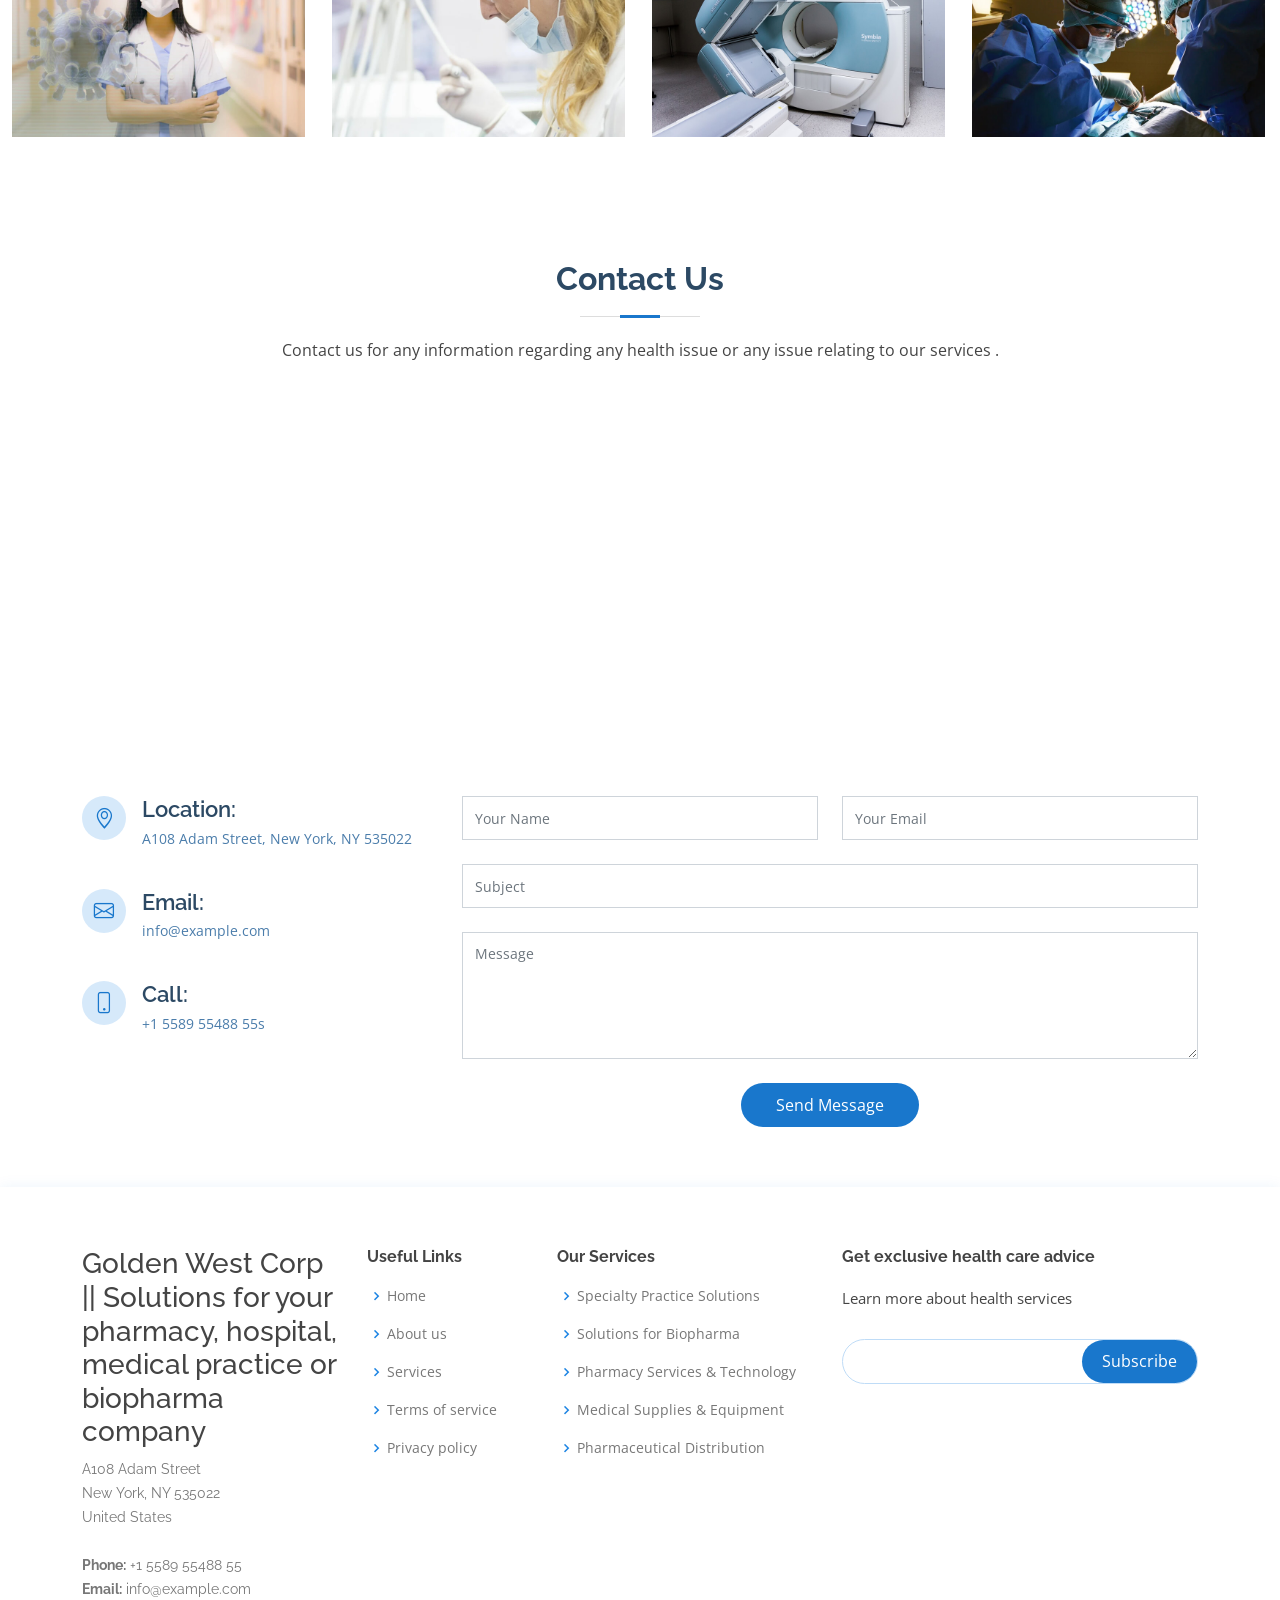
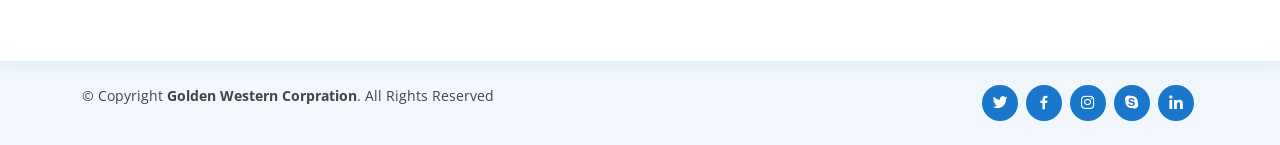
<file: base.html>
<!DOCTYPE html>
<html lang="en">

<head>
  <meta charset="utf-8">
  <meta content="width=device-width, initial-scale=1.0" name="viewport">

  <title>Golden West | Medical Supplies, Pharmaceuticals & Healthcare</title>
  <meta content="Golden West Corp is a private medical hospital that aims to create the best and cost affordable health care services, healthcare company in the nation, serving more than 50% of U.S. hospitals and 20% of physicians. We deliver one-third of all medications used daily in North America with operations in more than 16 countries" name="description">
  <meta content="goldenwestcorp,hospital goldenwest corp,gold west corp,gold west" name="keywords">

  <!-- Favicons -->
  <link href="assets/img/favicon.png" rel="icon">
  <link href="assets/img/apple-touch-icon.png" rel="apple-touch-icon">

  <!-- Google Fonts -->
  <link href="https://fonts.googleapis.com/css?family=Open+Sans:300,300i,400,400i,600,600i,700,700i|Raleway:300,300i,400,400i,500,500i,600,600i,700,700i|Poppins:300,300i,400,400i,500,500i,600,600i,700,700i" rel="stylesheet">

  <!-- Vendor CSS Files -->
  <link href="assets/vendor/animate.css/animate.min.css" rel="stylesheet">
  <link href="assets/vendor/bootstrap/css/bootstrap.min.css" rel="stylesheet">
  <link href="assets/vendor/bootstrap-icons/bootstrap-icons.css" rel="stylesheet">
  <link href="assets/vendor/boxicons/css/boxicons.min.css" rel="stylesheet">
  <link href="assets/vendor/fontawesome-free/css/all.min.css" rel="stylesheet">
  <link href="assets/vendor/glightbox/css/glightbox.min.css" rel="stylesheet">
  <link href="assets/vendor/remixicon/remixicon.css" rel="stylesheet">
  <link href="assets/vendor/swiper/swiper-bundle.min.css" rel="stylesheet">

  <!-- Template Main CSS File -->
  <link href="assets/css/style.css" rel="stylesheet">

</head>

<body>
  <!--Start of Tawk.to Script-->
  <script type="text/javascript">
  var Tawk_API=Tawk_API||{}, Tawk_LoadStart=new Date();
  (function(){
  var s1=document.createElement("script"),s0=document.getElementsByTagName("script")[0];
  s1.async=true;
  s1.src='https://embed.tawk.to/6123e7d6d6e7610a49b19a99/1fdq4393g';
  s1.charset='UTF-8';
  s1.setAttribute('crossorigin','*');
  s0.parentNode.insertBefore(s1,s0);
  })();
  </script>
  <!-- =======End of Tawk.to Script====== -->
  <!-- ======= Top Bar ======= -->


  <!-- ======= Header ======= -->
  <header id="header" class="fixed-top">
    <div class="container d-flex align-items-center">

      <h4 class="logo me-auto"><a href="index.html">Golden West </a></h4>
      <!-- Uncomment below if you prefer to use an imagogo -->
      <!-- <a href="index.html" class="logo me-auto"><img src="assets/img/logo.png" alt="" class="img-fluid"></a>-->

      <nav id="navbar" class="navbar order-last order-lg-0">
        <ul>
          <li><a class="nav-link scrollto active" href="./">Home</a></li>
          <li><a class="nav-link scrollto" href="./about.html">About</a></li>
          <li><a class="nav-link scrollto" href="./services.html">Services</a></li>
          <li><a class="nav-link scrollto" href="./departments-of-the-western-gold-west.html">Departments</a></li>
          <li><a class="nav-link scrollto" href="#doctors">Doctors</a></li>
          <li><a class="nav-link scrollto" href="./contact.html">Contact</a></li>
        </ul>
        <i class="bi bi-list mobile-nav-toggle"></i>
      </nav><!-- .navbar -->

      <a href="#appointment" class="appointment-btn"><span class="d-none d-md-inline">Need a Job?</a>

    </div>
  </header><!-- End Header -->

  <!-- ======= Hero Section ======= -->
  <section id="hero" class="d-flex align-items-center">
    <div class="container">
      <h1>Welcome to Golden West Corp </h1>
      <h2>Get affordable and personalized health care in-person or from the comfort of your home. </h2>
      <a href="./test.html" class="btn-get-started scrollto" hidden>Get Started</a>
    </div>
  </section><!-- End Hero -->

  <main id="main">

    <!-- ======= Why Us Section ======= -->
    <section id="why-us" class="why-us">
      <div class="container">

        <div class="row">
          <div class="col-lg-4 d-flex align-items-stretch">
            <div class="content">
              <h3>How Can We Help?</h3>
              <p>
               Its important to know your health status of you and your family
              </p>
              <div class="text-center">
                <a href="#" class="more-btn">Learn More <i class="bx bx-chevron-right"></i></a>
              </div>
            </div>
          </div>
          <div class="col-lg-8 d-flex align-items-stretch">
            <div class="icon-boxes d-flex flex-column justify-content-center">
              <div class="row">
                <div class="col-xl-4 d-flex align-items-stretch">
                  <div class="icon-box mt-4 mt-xl-0">
                    <i class="bx bx-receipt"></i>
                    <h4>A global leader in healthcare</h4>
                    <p>We provide advanced world medical facilities all around the world to ensure safety of our patients  </p>
                  </div>
                </div>
                <div class="col-xl-4 d-flex align-items-stretch">
                  <div class="icon-box mt-4 mt-xl-0">
                    <i class="bx bx-cube-alt"></i>
                    <h4>World Class Medical Pharmaceuticals Centers </h4>
                    <p>We provide medical facilities even in remote locations to take care of patients that require assistance to move </p>
                  </div>
                </div>
                <div class="col-xl-4 d-flex align-items-stretch">
                  <div class="icon-box mt-4 mt-xl-0">
                    <i class="bx bx-images"></i>
                    <h4>Curretly Hiring Remote Worker</h4>

                    <p>We are in need of remote workers to futher expand our range of assistance and help more people in need of medical sercives </p>
                  </div>
                </div>
              </div>
            </div><!-- End .content-->
          </div>
        </div>

      </div>
    </section><!-- End Why Us Section -->

    <!-- ======= About Section ======= -->
    <section id="about" class="about">
      <div class="container-fluid">

        <div class="row">
          <div class="col-xl-5 col-lg-6 video-box d-flex justify-content-center align-items-stretch position-relative">

          </div>

          <div class="col-xl-7 col-lg-6 icon-boxes d-flex flex-column align-items-stretch justify-content-center py-5 px-lg-5">
            <h3>Solutions for your pharmacy, hospital, medical practice or biopharma company</h3>
            <p>Golden West health centers offer a broad range of services regardless of your ability to pay!

Whether you have insurance or not, we will work with you to make sure the high quality care you receive is affordable through a sliding fee discount program. Learn more about the sliding fee discount program here.

Health centers offer the following services:

Medical

Dental *

Behavioral Health

Vision *

Chiropractic *.</p>

            <div class="icon-box">
              <div class="icon"><i class="bx bx-fingerprint"></i></div>
              <h4 class="title"><a href="">Lorem Ipsum</a></h4>
              <p class="description">Voluptatum deleniti atque corrupti quos dolores et quas molestias excepturi sint occaecati cupiditate non provident</p>
            </div>

            <div class="icon-box">
              <div class="icon"><i class="bx bx-gift"></i></div>
              <h4 class="title"><a href="">Nemo Enim</a></h4>
              <p class="description">At vero eos et accusamus et iusto odio dignissimos ducimus qui blanditiis praesentium voluptatum deleniti atque</p>
            </div>

            <div class="icon-box">
              <div class="icon"><i class="bx bx-atom"></i></div>
              <h4 class="title"><a href="">Dine Pad</a></h4>
              <p class="description">Explicabo est voluptatum asperiores consequatur magnam. Et veritatis odit. Sunt aut deserunt minus aut eligendi omnis</p>
            </div>

          </div>
        </div>

      </div>
    </section><!-- End About Section -->

    <!-- ======= Counts Section ======= -->
    <section id="counts" class="counts">
      <div class="container">

        <div class="row">

          <div class="col-lg-3 col-md-6">
            <div class="count-box">
              <i class="fas fa-user-md"></i>
              <span data-purecounter-start="0" data-purecounter-end="85" data-purecounter-duration="1" class="purecounter"></span>
              <p>Doctors</p>
            </div>
          </div>

          <div class="col-lg-3 col-md-6 mt-5 mt-md-0">
            <div class="count-box">
              <i class="far fa-hospital"></i>
              <span data-purecounter-start="0" data-purecounter-end="18" data-purecounter-duration="1" class="purecounter"></span>
              <p>Departments</p>
            </div>
          </div>

          <div class="col-lg-3 col-md-6 mt-5 mt-lg-0">
            <div class="count-box">
              <i class="fas fa-flask"></i>
              <span data-purecounter-start="0" data-purecounter-end="12" data-purecounter-duration="1" class="purecounter"></span>
              <p>Research Labs</p>
            </div>
          </div>

          <div class="col-lg-3 col-md-6 mt-5 mt-lg-0">
            <div class="count-box">
              <i class="fas fa-award"></i>
              <span data-purecounter-start="0" data-purecounter-end="150" data-purecounter-duration="1" class="purecounter"></span>
              <p>Awards</p>
            </div>
          </div>

        </div>

      </div>
    </section><!-- End Counts Section -->

    <!-- ======= Services Section ======= -->
    <section id="services" class="services">
      <div class="container">

        <div class="section-title">
          <h2>Services</h2>
          <p>Magnam dolores commodi suscipit. Necessitatibus eius consequatur ex aliquid fuga eum quidem. Sit sint consectetur velit. Quisquam quos quisquam cupiditate. Et nemo qui impedit suscipit alias ea. Quia fugiat sit in iste officiis commodi quidem hic quas.</p>
        </div>

        <div class="row">
          <div class="col-lg-4 col-md-6 d-flex align-items-stretch">
            <div class="icon-box">
              <div class="icon"><i class="fas fa-heartbeat"></i></div>
              <h4><a href="">Lorem Ipsum</a></h4>
              <p>Voluptatum deleniti atque corrupti quos dolores et quas molestias excepturi</p>
            </div>
          </div>

          <div class="col-lg-4 col-md-6 d-flex align-items-stretch mt-4 mt-md-0">
            <div class="icon-box">
              <div class="icon"><i class="fas fa-pills"></i></div>
              <h4><a href="">Sed ut perspiciatis</a></h4>
              <p>Duis aute irure dolor in reprehenderit in voluptate velit esse cillum dolore</p>
            </div>
          </div>

          <div class="col-lg-4 col-md-6 d-flex align-items-stretch mt-4 mt-lg-0">
            <div class="icon-box">
              <div class="icon"><i class="fas fa-hospital-user"></i></div>
              <h4><a href="">Magni Dolores</a></h4>
              <p>Excepteur sint occaecat cupidatat non proident, sunt in culpa qui officia</p>
            </div>
          </div>

          <div class="col-lg-4 col-md-6 d-flex align-items-stretch mt-4">
            <div class="icon-box">
              <div class="icon"><i class="fas fa-dna"></i></div>
              <h4><a href="">Nemo Enim</a></h4>
              <p>At vero eos et accusamus et iusto odio dignissimos ducimus qui blanditiis</p>
            </div>
          </div>

          <div class="col-lg-4 col-md-6 d-flex align-items-stretch mt-4">
            <div class="icon-box">
              <div class="icon"><i class="fas fa-wheelchair"></i></div>
              <h4><a href="">Dele cardo</a></h4>
              <p>Quis consequatur saepe eligendi voluptatem consequatur dolor consequuntur</p>
            </div>
          </div>

          <div class="col-lg-4 col-md-6 d-flex align-items-stretch mt-4">
            <div class="icon-box">
              <div class="icon"><i class="fas fa-notes-medical"></i></div>
              <h4><a href="">Divera don</a></h4>
              <p>Modi nostrum vel laborum. Porro fugit error sit minus sapiente sit aspernatur</p>
            </div>
          </div>

        </div>

      </div>
    </section><!-- End Services Section -->

    <!-- ======= Appointment Section ======= -->
    <section id="appointment" class="appointment section-bg">
      <div class="container">

        <div class="section-title">
          <h2>Make an Appointment</h2>
          <p>Magnam dolores commodi suscipit. Necessitatibus eius consequatur ex aliquid fuga eum quidem. Sit sint consectetur velit. Quisquam quos quisquam cupiditate. Et nemo qui impedit suscipit alias ea. Quia fugiat sit in iste officiis commodi quidem hic quas.</p>
        </div>

        <form action="forms/appointment.php" method="post" role="form" class="php-email-form">
          <div class="row">
            <div class="col-md-4 form-group">
              <input type="text" name="name" class="form-control" id="name" placeholder="Your Name" data-rule="minlen:4" data-msg="Please enter at least 4 chars">
              <div class="validate"></div>
            </div>
            <div class="col-md-4 form-group mt-3 mt-md-0">
              <input type="email" class="form-control" name="email" id="email" placeholder="Your Email" data-rule="email" data-msg="Please enter a valid email">
              <div class="validate"></div>
            </div>
            <div class="col-md-4 form-group mt-3 mt-md-0">
              <input type="tel" class="form-control" name="phone" id="phone" placeholder="Your Phone" data-rule="minlen:4" data-msg="Please enter at least 4 chars">
              <div class="validate"></div>
            </div>
          </div>
          <div class="row">
            <div class="col-md-4 form-group mt-3">
              <input type="datetime" name="date" class="form-control datepicker" id="date" placeholder="Appointment Date" data-rule="minlen:4" data-msg="Please enter at least 4 chars">
              <div class="validate"></div>
            </div>
            <div class="col-md-4 form-group mt-3">
              <select name="department" id="department" class="form-select">
                <option value="">Select Department</option>
                <option value="Department 1">Department 1</option>
                <option value="Department 2">Department 2</option>
                <option value="Department 3">Department 3</option>
              </select>
              <div class="validate"></div>
            </div>
            <div class="col-md-4 form-group mt-3">
              <select name="doctor" id="doctor" class="form-select">
                <option value="">Select Doctor</option>
                <option value="Doctor 1">Doctor 1</option>
                <option value="Doctor 2">Doctor 2</option>
                <option value="Doctor 3">Doctor 3</option>
              </select>
              <div class="validate"></div>
            </div>
          </div>

          <div class="form-group mt-3">
            <textarea class="form-control" name="message" rows="5" placeholder="Message (Optional)"></textarea>
            <div class="validate"></div>
          </div>
          <div class="mb-3">
            <div class="loading">Loading</div>
            <div class="error-message"></div>
            <div class="sent-message">Your appointment request has been sent successfully. Thank you!</div>
          </div>
          <div class="text-center"><button type="submit">Make an Appointment</button></div>
        </form>

      </div>
    </section><!-- End Appointment Section -->

    <!-- ======= Departments Section ======= -->
    <section id="departments" class="departments">
      <div class="container">

        <div class="section-title">
          <h2>Departments</h2>
          <p>Magnam dolores commodi suscipit. Necessitatibus eius consequatur ex aliquid fuga eum quidem. Sit sint consectetur velit. Quisquam quos quisquam cupiditate. Et nemo qui impedit suscipit alias ea. Quia fugiat sit in iste officiis commodi quidem hic quas.</p>
        </div>

        <div class="row">
          <div class="col-lg-3">
            <ul class="nav nav-tabs flex-column">
              <li class="nav-item">
                <a class="nav-link active show" data-bs-toggle="tab" href="#tab-1">Cardiology</a>
              </li>
              <li class="nav-item">
                <a class="nav-link" data-bs-toggle="tab" href="#tab-2">Neurology</a>
              </li>
              <li class="nav-item">
                <a class="nav-link" data-bs-toggle="tab" href="#tab-3">Hepatology</a>
              </li>
              <li class="nav-item">
                <a class="nav-link" data-bs-toggle="tab" href="#tab-4">Pediatrics</a>
              </li>
              <li class="nav-item">
                <a class="nav-link" data-bs-toggle="tab" href="#tab-5">Eye Care</a>
              </li>
            </ul>
          </div>
          <div class="col-lg-9 mt-4 mt-lg-0">
            <div class="tab-content">
              <div class="tab-pane active show" id="tab-1">
                <div class="row">
                  <div class="col-lg-8 details order-2 order-lg-1">
                    <h3>Cardiology</h3>
                    <p class="fst-italic">Qui laudantium consequatur laborum sit qui ad sapiente dila parde sonata raqer a videna mareta paulona marka</p>
                    <p>Et nobis maiores eius. Voluptatibus ut enim blanditiis atque harum sint. Laborum eos ipsum ipsa odit magni. Incidunt hic ut molestiae aut qui. Est repellat minima eveniet eius et quis magni nihil. Consequatur dolorem quaerat quos qui similique accusamus nostrum rem vero</p>
                  </div>
                  <div class="col-lg-4 text-center order-1 order-lg-2">
                    <img src="assets/img/departments-1.jpg" alt="" class="img-fluid">
                  </div>
                </div>
              </div>
              <div class="tab-pane" id="tab-2">
                <div class="row">
                  <div class="col-lg-8 details order-2 order-lg-1">
                    <h3>Et blanditiis nemo veritatis excepturi</h3>
                    <p class="fst-italic">Qui laudantium consequatur laborum sit qui ad sapiente dila parde sonata raqer a videna mareta paulona marka</p>
                    <p>Ea ipsum voluptatem consequatur quis est. Illum error ullam omnis quia et reiciendis sunt sunt est. Non aliquid repellendus itaque accusamus eius et velit ipsa voluptates. Optio nesciunt eaque beatae accusamus lerode pakto madirna desera vafle de nideran pal</p>
                  </div>
                  <div class="col-lg-4 text-center order-1 order-lg-2">
                    <img src="assets/img/departments-2.jpg" alt="" class="img-fluid">
                  </div>
                </div>
              </div>
              <div class="tab-pane" id="tab-3">
                <div class="row">
                  <div class="col-lg-8 details order-2 order-lg-1">
                    <h3>Impedit facilis occaecati odio neque aperiam sit</h3>
                    <p class="fst-italic">Eos voluptatibus quo. Odio similique illum id quidem non enim fuga. Qui natus non sunt dicta dolor et. In asperiores velit quaerat perferendis aut</p>
                    <p>Iure officiis odit rerum. Harum sequi eum illum corrupti culpa veritatis quisquam. Neque necessitatibus illo rerum eum ut. Commodi ipsam minima molestiae sed laboriosam a iste odio. Earum odit nesciunt fugiat sit ullam. Soluta et harum voluptatem optio quae</p>
                  </div>
                  <div class="col-lg-4 text-center order-1 order-lg-2">
                    <img src="assets/img/departments-3.jpg" alt="" class="img-fluid">
                  </div>
                </div>
              </div>
              <div class="tab-pane" id="tab-4">
                <div class="row">
                  <div class="col-lg-8 details order-2 order-lg-1">
                    <h3>Fuga dolores inventore laboriosam ut est accusamus laboriosam dolore</h3>
                    <p class="fst-italic">Totam aperiam accusamus. Repellat consequuntur iure voluptas iure porro quis delectus</p>
                    <p>Eaque consequuntur consequuntur libero expedita in voluptas. Nostrum ipsam necessitatibus aliquam fugiat debitis quis velit. Eum ex maxime error in consequatur corporis atque. Eligendi asperiores sed qui veritatis aperiam quia a laborum inventore</p>
                  </div>
                  <div class="col-lg-4 text-center order-1 order-lg-2">
                    <img src="assets/img/departments-4.jpg" alt="" class="img-fluid">
                  </div>
                </div>
              </div>
              <div class="tab-pane" id="tab-5">
                <div class="row">
                  <div class="col-lg-8 details order-2 order-lg-1">
                    <h3>Est eveniet ipsam sindera pad rone matrelat sando reda</h3>
                    <p class="fst-italic">Omnis blanditiis saepe eos autem qui sunt debitis porro quia.</p>
                    <p>Exercitationem nostrum omnis. Ut reiciendis repudiandae minus. Omnis recusandae ut non quam ut quod eius qui. Ipsum quia odit vero atque qui quibusdam amet. Occaecati sed est sint aut vitae molestiae voluptate vel</p>
                  </div>
                  <div class="col-lg-4 text-center order-1 order-lg-2">
                    <img src="assets/img/departments-5.jpg" alt="" class="img-fluid">
                  </div>
                </div>
              </div>
            </div>
          </div>
        </div>

      </div>
    </section><!-- End Departments Section -->

    <!-- ======= Doctors Section ======= -->
    <section id="doctors" class="doctors">
      <div class="container">

        <div class="section-title">
          <h2>Doctors</h2>
          <p>Magnam dolores commodi suscipit. Necessitatibus eius consequatur ex aliquid fuga eum quidem. Sit sint consectetur velit. Quisquam quos quisquam cupiditate. Et nemo qui impedit suscipit alias ea. Quia fugiat sit in iste officiis commodi quidem hic quas.</p>
        </div>

        <div class="row">

          <div class="col-lg-6">
            <div class="member d-flex align-items-start">
              <div class="pic"><img src="assets/img/doctors/doctors-1.jpg" class="img-fluid" alt=""></div>
              <div class="member-info">
                <h4>Walter White</h4>
                <span>Chief Medical Officer</span>
                <p>Explicabo voluptatem mollitia et repellat qui dolorum quasi</p>
                <div class="social">
                  <a href=""><i class="ri-twitter-fill"></i></a>
                  <a href=""><i class="ri-facebook-fill"></i></a>
                  <a href=""><i class="ri-instagram-fill"></i></a>
                  <a href=""> <i class="ri-linkedin-box-fill"></i> </a>
                </div>
              </div>
            </div>
          </div>

          <div class="col-lg-6 mt-4 mt-lg-0">
            <div class="member d-flex align-items-start">
              <div class="pic"><img src="assets/img/doctors/doctors-2.jpg" class="img-fluid" alt=""></div>
              <div class="member-info">
                <h4>Sarah Jhonson</h4>
                <span>Anesthesiologist</span>
                <p>Aut maiores voluptates amet et quis praesentium qui senda para</p>
                <div class="social">
                  <a href=""><i class="ri-twitter-fill"></i></a>
                  <a href=""><i class="ri-facebook-fill"></i></a>
                  <a href=""><i class="ri-instagram-fill"></i></a>
                  <a href=""> <i class="ri-linkedin-box-fill"></i> </a>
                </div>
              </div>
            </div>
          </div>

          <div class="col-lg-6 mt-4">
            <div class="member d-flex align-items-start">
              <div class="pic"><img src="assets/img/doctors/doctors-3.jpg" class="img-fluid" alt=""></div>
              <div class="member-info">
                <h4>William Anderson</h4>
                <span>Cardiology</span>
                <p>Quisquam facilis cum velit laborum corrupti fuga rerum quia</p>
                <div class="social">
                  <a href=""><i class="ri-twitter-fill"></i></a>
                  <a href=""><i class="ri-facebook-fill"></i></a>
                  <a href=""><i class="ri-instagram-fill"></i></a>
                  <a href=""> <i class="ri-linkedin-box-fill"></i> </a>
                </div>
              </div>
            </div>
          </div>

          <div class="col-lg-6 mt-4">
            <div class="member d-flex align-items-start">
              <div class="pic"><img src="assets/img/doctors/doctors-4.jpg" class="img-fluid" alt=""></div>
              <div class="member-info">
                <h4>Amanda Jepson</h4>
                <span>Neurosurgeon</span>
                <p>Dolorum tempora officiis odit laborum officiis et et accusamus</p>
                <div class="social">
                  <a href=""><i class="ri-twitter-fill"></i></a>
                  <a href=""><i class="ri-facebook-fill"></i></a>
                  <a href=""><i class="ri-instagram-fill"></i></a>
                  <a href=""> <i class="ri-linkedin-box-fill"></i> </a>
                </div>
              </div>
            </div>
          </div>

        </div>

      </div>
    </section><!-- End Doctors Section -->

    <!-- ======= Frequently Asked Questions Section ======= -->
    <section id="faq" class="faq section-bg">
      <div class="container">

        <div class="section-title">
          <h2>Frequently Asked Questions</h2>
          <p>Magnam dolores commodi suscipit. Necessitatibus eius consequatur ex aliquid fuga eum quidem. Sit sint consectetur velit. Quisquam quos quisquam cupiditate. Et nemo qui impedit suscipit alias ea. Quia fugiat sit in iste officiis commodi quidem hic quas.</p>
        </div>

        <div class="faq-list">
          <ul>
            <li data-aos="fade-up">
              <i class="bx bx-help-circle icon-help"></i> <a data-bs-toggle="collapse" class="collapse" data-bs-target="#faq-list-1">Non consectetur a erat nam at lectus urna duis? <i class="bx bx-chevron-down icon-show"></i><i class="bx bx-chevron-up icon-close"></i></a>
              <div id="faq-list-1" class="collapse show" data-bs-parent=".faq-list">
                <p>
                  Feugiat pretium nibh ipsum consequat. Tempus iaculis urna id volutpat lacus laoreet non curabitur gravida. Venenatis lectus magna fringilla urna porttitor rhoncus dolor purus non.
                </p>
              </div>
            </li>

            <li data-aos="fade-up" data-aos-delay="100">
              <i class="bx bx-help-circle icon-help"></i> <a data-bs-toggle="collapse" data-bs-target="#faq-list-2" class="collapsed">Feugiat scelerisque varius morbi enim nunc? <i class="bx bx-chevron-down icon-show"></i><i class="bx bx-chevron-up icon-close"></i></a>
              <div id="faq-list-2" class="collapse" data-bs-parent=".faq-list">
                <p>
                  Dolor sit amet consectetur adipiscing elit pellentesque habitant morbi. Id interdum velit laoreet id donec ultrices. Fringilla phasellus faucibus scelerisque eleifend donec pretium. Est pellentesque elit ullamcorper dignissim. Mauris ultrices eros in cursus turpis massa tincidunt dui.
                </p>
              </div>
            </li>

            <li data-aos="fade-up" data-aos-delay="200">
              <i class="bx bx-help-circle icon-help"></i> <a data-bs-toggle="collapse" data-bs-target="#faq-list-3" class="collapsed">Dolor sit amet consectetur adipiscing elit? <i class="bx bx-chevron-down icon-show"></i><i class="bx bx-chevron-up icon-close"></i></a>
              <div id="faq-list-3" class="collapse" data-bs-parent=".faq-list">
                <p>
                  Eleifend mi in nulla posuere sollicitudin aliquam ultrices sagittis orci. Faucibus pulvinar elementum integer enim. Sem nulla pharetra diam sit amet nisl suscipit. Rutrum tellus pellentesque eu tincidunt. Lectus urna duis convallis convallis tellus. Urna molestie at elementum eu facilisis sed odio morbi quis
                </p>
              </div>
            </li>

            <li data-aos="fade-up" data-aos-delay="300">
              <i class="bx bx-help-circle icon-help"></i> <a data-bs-toggle="collapse" data-bs-target="#faq-list-4" class="collapsed">Tempus quam pellentesque nec nam aliquam sem et tortor consequat? <i class="bx bx-chevron-down icon-show"></i><i class="bx bx-chevron-up icon-close"></i></a>
              <div id="faq-list-4" class="collapse" data-bs-parent=".faq-list">
                <p>
                  Molestie a iaculis at erat pellentesque adipiscing commodo. Dignissim suspendisse in est ante in. Nunc vel risus commodo viverra maecenas accumsan. Sit amet nisl suscipit adipiscing bibendum est. Purus gravida quis blandit turpis cursus in.
                </p>
              </div>
            </li>

            <li data-aos="fade-up" data-aos-delay="400">
              <i class="bx bx-help-circle icon-help"></i> <a data-bs-toggle="collapse" data-bs-target="#faq-list-5" class="collapsed">Tortor vitae purus faucibus ornare. Varius vel pharetra vel turpis nunc eget lorem dolor? <i class="bx bx-chevron-down icon-show"></i><i class="bx bx-chevron-up icon-close"></i></a>
              <div id="faq-list-5" class="collapse" data-bs-parent=".faq-list">
                <p>
                  Laoreet sit amet cursus sit amet dictum sit amet justo. Mauris vitae ultricies leo integer malesuada nunc vel. Tincidunt eget nullam non nisi est sit amet. Turpis nunc eget lorem dolor sed. Ut venenatis tellus in metus vulputate eu scelerisque.
                </p>
              </div>
            </li>

          </ul>
        </div>

      </div>
    </section><!-- End Frequently Asked Questions Section -->

    <!-- ======= Testimonials Section ======= -->
    <section id="testimonials" class="testimonials">
      <div class="container">

        <div class="testimonials-slider swiper-container" data-aos="fade-up" data-aos-delay="100">
          <div class="swiper-wrapper">

            <div class="swiper-slide">
              <div class="testimonial-wrap">
                <div class="testimonial-item">
                  <img src="assets/img/testimonials/testimonials-1.jpg" class="testimonial-img" alt="">
                  <h3>Saul Goodman</h3>
                  <h4>Ceo &amp; Founder</h4>
                  <p>
                    <i class="bx bxs-quote-alt-left quote-icon-left"></i>
                    Proin iaculis purus consequat sem cure digni ssim donec porttitora entum suscipit rhoncus. Accusantium quam, ultricies eget id, aliquam eget nibh et. Maecen aliquam, risus at semper.
                    <i class="bx bxs-quote-alt-right quote-icon-right"></i>
                  </p>
                </div>
              </div>
            </div><!-- End testimonial item -->

            <div class="swiper-slide">
              <div class="testimonial-wrap">
                <div class="testimonial-item">
                  <img src="assets/img/testimonials/testimonials-2.jpg" class="testimonial-img" alt="">
                  <h3>Sara Wilsson</h3>
                  <h4>Designer</h4>
                  <p>
                    <i class="bx bxs-quote-alt-left quote-icon-left"></i>
                    Export tempor illum tamen malis malis eram quae irure esse labore quem cillum quid cillum eram malis quorum velit fore eram velit sunt aliqua noster fugiat irure amet legam anim culpa.
                    <i class="bx bxs-quote-alt-right quote-icon-right"></i>
                  </p>
                </div>
              </div>
            </div><!-- End testimonial item -->

            <div class="swiper-slide">
              <div class="testimonial-wrap">
                <div class="testimonial-item">
                  <img src="assets/img/testimonials/testimonials-3.jpg" class="testimonial-img" alt="">
                  <h3>Jena Karlis</h3>
                  <h4>Store Owner</h4>
                  <p>
                    <i class="bx bxs-quote-alt-left quote-icon-left"></i>
                    Enim nisi quem export duis labore cillum quae magna enim sint quorum nulla quem veniam duis minim tempor labore quem eram duis noster aute amet eram fore quis sint minim.
                    <i class="bx bxs-quote-alt-right quote-icon-right"></i>
                  </p>
                </div>
              </div>
            </div><!-- End testimonial item -->

            <div class="swiper-slide">
              <div class="testimonial-wrap">
                <div class="testimonial-item">
                  <img src="assets/img/testimonials/testimonials-4.jpg" class="testimonial-img" alt="">
                  <h3>Matt Brandon</h3>
                  <h4>Freelancer</h4>
                  <p>
                    <i class="bx bxs-quote-alt-left quote-icon-left"></i>
                    Fugiat enim eram quae cillum dolore dolor amet nulla culpa multos export minim fugiat minim velit minim dolor enim duis veniam ipsum anim magna sunt elit fore quem dolore labore illum veniam.
                    <i class="bx bxs-quote-alt-right quote-icon-right"></i>
                  </p>
                </div>
              </div>
            </div><!-- End testimonial item -->

            <div class="swiper-slide">
              <div class="testimonial-wrap">
                <div class="testimonial-item">
                  <img src="assets/img/testimonials/testimonials-5.jpg" class="testimonial-img" alt="">
                  <h3>John Larson</h3>
                  <h4>Entrepreneur</h4>
                  <p>
                    <i class="bx bxs-quote-alt-left quote-icon-left"></i>
                    Quis quorum aliqua sint quem legam fore sunt eram irure aliqua veniam tempor noster veniam enim culpa labore duis sunt culpa nulla illum cillum fugiat legam esse veniam culpa fore nisi cillum quid.
                    <i class="bx bxs-quote-alt-right quote-icon-right"></i>
                  </p>
                </div>
              </div>
            </div><!-- End testimonial item -->

          </div>
          <div class="swiper-pagination"></div>
        </div>

      </div>
    </section><!-- End Testimonials Section -->

    <!-- ======= Gallery Section ======= -->
    <section id="gallery" class="gallery">
      <div class="container">

        <div class="section-title">
          <h2>Gallery</h2>
          <p>Magnam dolores commodi suscipit. Necessitatibus eius consequatur ex aliquid fuga eum quidem. Sit sint consectetur velit. Quisquam quos quisquam cupiditate. Et nemo qui impedit suscipit alias ea. Quia fugiat sit in iste officiis commodi quidem hic quas.</p>
        </div>
      </div>

      <div class="container-fluid">
        <div class="row no-gutters">

          <div class="col-lg-3 col-md-4">
            <div class="gallery-item">
              <a href="assets/img/gallery/gallery-1.jpg" class="galelry-lightbox">
                <img src="assets/img/gallery/gallery-1.jpg" alt="" class="img-fluid">
              </a>
            </div>
          </div>

          <div class="col-lg-3 col-md-4">
            <div class="gallery-item">
              <a href="assets/img/gallery/gallery-2.jpg" class="galelry-lightbox">
                <img src="assets/img/gallery/gallery-2.jpg" alt="" class="img-fluid">
              </a>
            </div>
          </div>

          <div class="col-lg-3 col-md-4">
            <div class="gallery-item">
              <a href="assets/img/gallery/gallery-3.jpg" class="galelry-lightbox">
                <img src="assets/img/gallery/gallery-3.jpg" alt="" class="img-fluid">
              </a>
            </div>
          </div>

          <div class="col-lg-3 col-md-4">
            <div class="gallery-item">
              <a href="assets/img/gallery/gallery-4.jpg" class="galelry-lightbox">
                <img src="assets/img/gallery/gallery-4.jpg" alt="" class="img-fluid">
              </a>
            </div>
          </div>

          <div class="col-lg-3 col-md-4">
            <div class="gallery-item">
              <a href="assets/img/gallery/gallery-5.jpg" class="galelry-lightbox">
                <img src="assets/img/gallery/gallery-5.jpg" alt="" class="img-fluid">
              </a>
            </div>
          </div>

          <div class="col-lg-3 col-md-4">
            <div class="gallery-item">
              <a href="assets/img/gallery/gallery-6.jpg" class="galelry-lightbox">
                <img src="assets/img/gallery/gallery-6.jpg" alt="" class="img-fluid">
              </a>
            </div>
          </div>

          <div class="col-lg-3 col-md-4">
            <div class="gallery-item">
              <a href="assets/img/gallery/gallery-7.jpg" class="galelry-lightbox">
                <img src="assets/img/gallery/gallery-7.jpg" alt="" class="img-fluid">
              </a>
            </div>
          </div>

          <div class="col-lg-3 col-md-4">
            <div class="gallery-item">
              <a href="assets/img/gallery/gallery-8.jpg" class="galelry-lightbox">
                <img src="assets/img/gallery/gallery-8.jpg" alt="" class="img-fluid">
              </a>
            </div>
          </div>

        </div>

      </div>
    </section><!-- End Gallery Section -->

    <!-- ======= Contact Section ======= -->
    <section id="contact" class="contact">
      <div class="container">

        <div class="section-title">
          <h2>Contact Us</h2>
          <p>Contact us for any information regarding any health issue or any issue relating to our services .</p>
        </div>
      </div>

      <div>
        <iframe style="border:0; width: 100%; height: 350px;" src="https://www.google.com/maps/embed?pb=!1m14!1m8!1m3!1d12097.433213460943!2d-74.0062269!3d40.7101282!3m2!1i1024!2i768!4f13.1!3m3!1m2!1s0x0%3A0xb89d1fe6bc499443!2sDowntown+Conference+Center!5e0!3m2!1smk!2sbg!4v1539943755621" frameborder="0" allowfullscreen></iframe>
      </div>

      <div class="container">
        <div class="row mt-5">

          <div class="col-lg-4">
            <div class="info">
              <div class="address">
                <i class="bi bi-geo-alt"></i>
                <h4>Location:</h4>
                <p>A108 Adam Street, New York, NY 535022</p>
              </div>

              <div class="email">
                <i class="bi bi-envelope"></i>
                <h4>Email:</h4>
                <p>info@example.com</p>
              </div>

              <div class="phone">
                <i class="bi bi-phone"></i>
                <h4>Call:</h4>
                <p>+1 5589 55488 55s</p>
              </div>

            </div>

          </div>

          <div class="col-lg-8 mt-5 mt-lg-0">

            <form action="forms/contact.php" method="post" role="form" class="php-email-form">
              <div class="row">
                <div class="col-md-6 form-group">
                  <input type="text" name="name" class="form-control" id="name" placeholder="Your Name" required>
                </div>
                <div class="col-md-6 form-group mt-3 mt-md-0">
                  <input type="email" class="form-control" name="email" id="email" placeholder="Your Email" required>
                </div>
              </div>
              <div class="form-group mt-3">
                <input type="text" class="form-control" name="subject" id="subject" placeholder="Subject" required>
              </div>
              <div class="form-group mt-3">
                <textarea class="form-control" name="message" rows="5" placeholder="Message" required></textarea>
              </div>
              <div class="my-3">
                <div class="loading">Loading</div>
                <div class="error-message"></div>
                <div class="sent-message">Your message has been sent. Thank you!</div>
              </div>
              <div class="text-center"><button type="submit">Send Message</button></div>
            </form>

          </div>

        </div>

      </div>
    </section><!-- End Contact Section -->

  </main><!-- End #main -->

  <!-- ======= Footer ======= -->
  <footer id="footer">

    <div class="footer-top">
      <div class="container">
        <div class="row">

          <div class="col-lg-3 col-md-6 footer-contact">
            <h3>Golden West Corp || Solutions for your pharmacy, hospital, medical practice or biopharma company</h3>
            <p>
              A108 Adam Street <br>
              New York, NY 535022<br>
              United States <br><br>
              <strong>Phone:</strong> +1 5589 55488 55<br>
              <strong>Email:</strong> info@example.com<br>
            </p>
          </div>

          <div class="col-lg-2 col-md-6 footer-links">
            <h4>Useful Links</h4>
            <ul>
              <li><i class="bx bx-chevron-right"></i> <a href="#">Home</a></li>
              <li><i class="bx bx-chevron-right"></i> <a href="#">About us</a></li>
              <li><i class="bx bx-chevron-right"></i> <a href="#">Services</a></li>
              <li><i class="bx bx-chevron-right"></i> <a href="#">Terms of service</a></li>
              <li><i class="bx bx-chevron-right"></i> <a href="#">Privacy policy</a></li>
            </ul>
          </div>

          <div class="col-lg-3 col-md-6 footer-links">
            <h4>Our Services</h4>
            <ul>
              <li><i class="bx bx-chevron-right"></i> <a href="#">Specialty Practice Solutions</a></li>
              <li><i class="bx bx-chevron-right"></i> <a href="#">Solutions for Biopharma</a></li>
              <li><i class="bx bx-chevron-right"></i> <a href="#">Pharmacy Services & Technology</a></li>
              <li><i class="bx bx-chevron-right"></i> <a href="#">Medical Supplies & Equipment</a></li>
              <li><i class="bx bx-chevron-right"></i> <a href="#">Pharmaceutical Distribution</a></li>
            </ul>
          </div>

          <div class="col-lg-4 col-md-6 footer-newsletter">
            <h4>Get exclusive health care advice </h4>
            <p>Learn more about health services </p>
            <form action="" method="post">
              <input type="email" name="email"><input type="submit" value="Subscribe">
            </form>
          </div>

        </div>
      </div>
    </div>

    <div class="container d-md-flex py-4">

      <div class="me-md-auto text-center text-md-start">
        <div class="copyright">
          &copy; Copyright <strong><span>Golden Western Corpration</span></strong>. All Rights Reserved
        </div>
        <div class="credits">

        </div>
      </div>
      <div class="social-links text-center text-md-right pt-3 pt-md-0">
        <a href="#" class="twitter"><i class="bx bxl-twitter"></i></a>
        <a href="#" class="facebook"><i class="bx bxl-facebook"></i></a>
        <a href="#" class="instagram"><i class="bx bxl-instagram"></i></a>
        <a href="#" class="google-plus"><i class="bx bxl-skype"></i></a>
        <a href="#" class="linkedin"><i class="bx bxl-linkedin"></i></a>
      </div>
    </div>
  </footer><!-- End Footer -->

  <div id="preloader"></div>

  <!-- Vendor JS Files -->
  <script src="assets/vendor/bootstrap/js/bootstrap.bundle.min.js"></script>
  <script src="assets/vendor/glightbox/js/glightbox.min.js"></script>
  <script src="assets/vendor/php-email-form/validate.js"></script>
  <script src="assets/vendor/purecounter/purecounter.js"></script>
  <script src="assets/vendor/swiper/swiper-bundle.min.js"></script>

  <!-- Template Main JS File -->
  <script src="assets/js/main.js"></script>

</body>

</html>
</file>
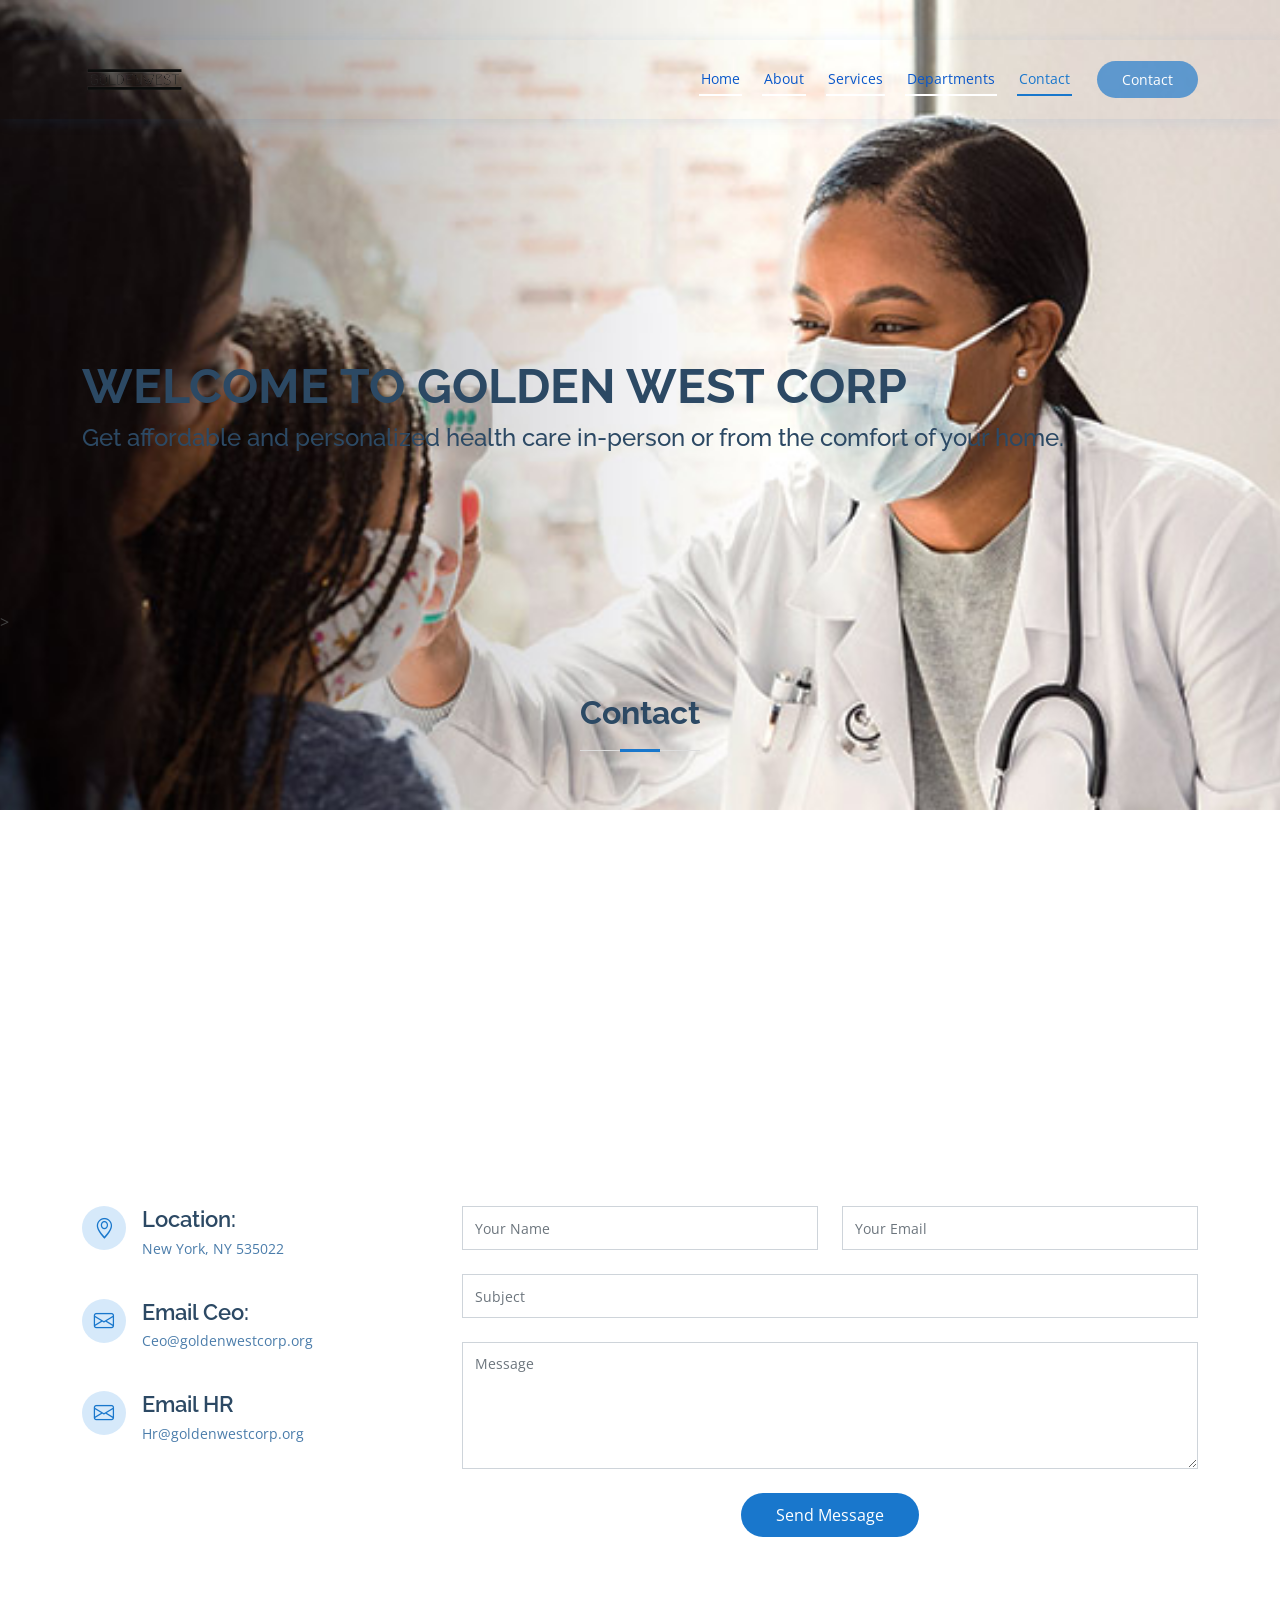
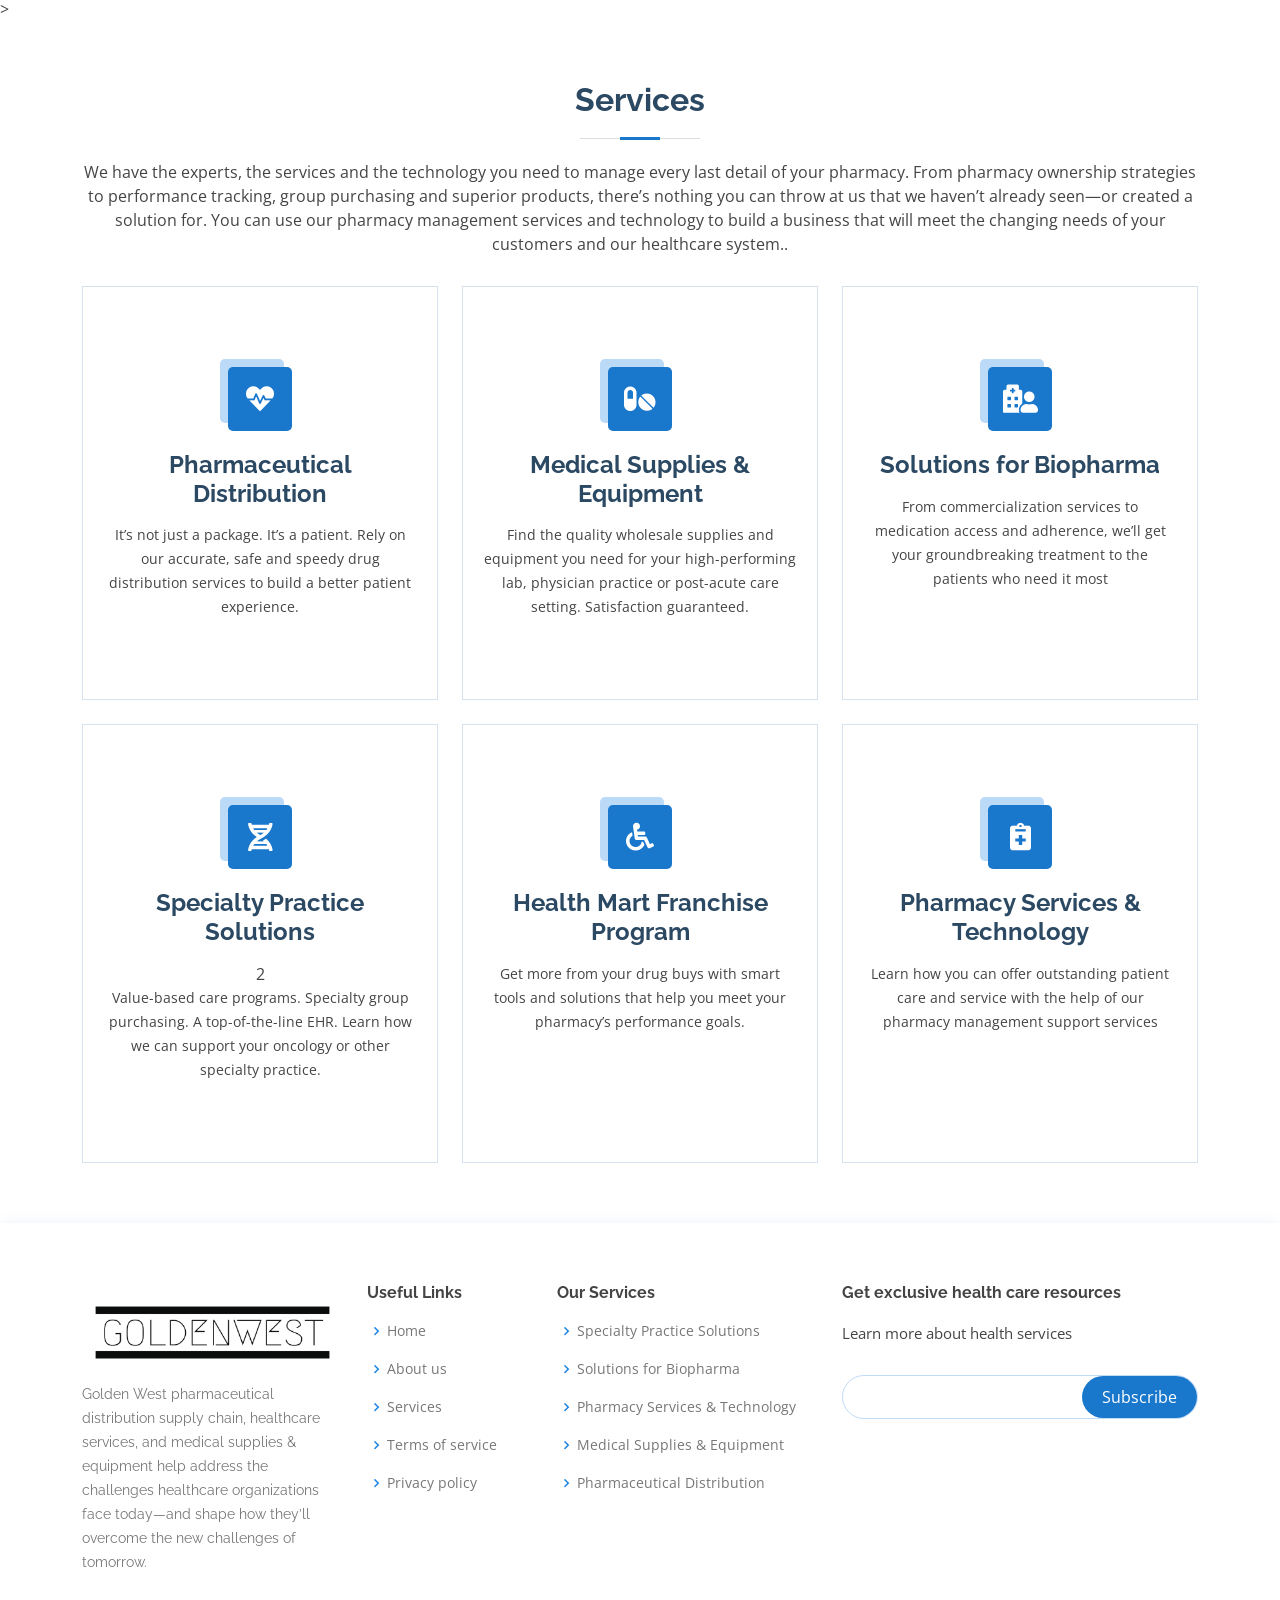
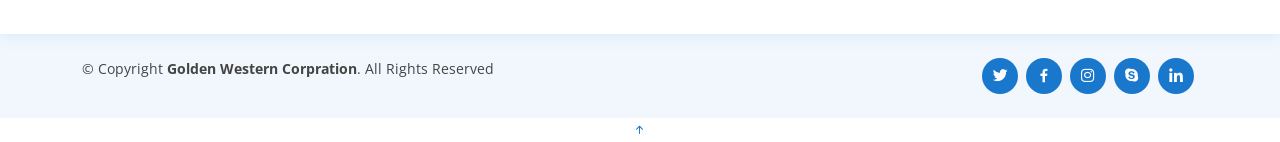
<file: contact-western-health-care-center.html>
<!DOCTYPE html>
<html lang="en">

<head>
  <meta charset="utf-8">
  <meta content="width=device-width, initial-scale=1.0" name="viewport">

  <title>Golden West Corp - Medical Help And Support</title>
  <meta content="take a Covid 19 test in Minsk to know your health condition and to safeguard he lives of the commuinity" name="description">
  <meta content="" name="keywords">

  <!-- Favicons -->
  <link href="assets/img/favicon.png" rel="icon">
  <link href="assets/img/apple-touch-icon.png" rel="apple-touch-icon">

  <!-- Google Fonts -->
  <link href="https://fonts.googleapis.com/css?family=Open+Sans:300,300i,400,400i,600,600i,700,700i|Raleway:300,300i,400,400i,500,500i,600,600i,700,700i|Poppins:300,300i,400,400i,500,500i,600,600i,700,700i" rel="stylesheet">
  <style>
    #hero {
      width: 100%;
      height: 90vh;
      background: url("assets/img/services.jpg") top center;
      background-size: cover;
      margin-bottom: -200px;
    }.about .video-box {
  background: url("assets/img/abouta.png") center center no-repeat;
  background-size: cover;
  min-height: 500px;
}
    </style>
  <!-- Vendor CSS Files -->
  <link href="assets/vendor/animate.css/animate.min.css" rel="stylesheet">
  <link href="assets/vendor/bootstrap/css/bootstrap.min.css" rel="stylesheet">
  <link href="assets/vendor/bootstrap-icons/bootstrap-icons.css" rel="stylesheet">
  <link href="assets/vendor/boxicons/css/boxicons.min.css" rel="stylesheet">
  <link href="assets/vendor/fontawesome-free/css/all.min.css" rel="stylesheet">
  <link href="assets/vendor/glightbox/css/glightbox.min.css" rel="stylesheet">
  <link href="assets/vendor/remixicon/remixicon.css" rel="stylesheet">
  <link href="assets/vendor/swiper/swiper-bundle.min.css" rel="stylesheet">

  <!-- Template Main CSS File -->
  <link href="assets/css/style.css" rel="stylesheet">

</head>

<body>

  <!-- ======= Top Bar ======= -->


  <!-- ======= Header ======= -->
  <header id="header" class="fixed-top">
    <div class="container d-flex align-items-center">

      <!-- Uncomment below if you prefer to use an image logo -->
      <a href="index.html" class="logo me-auto"><img src="assets/img/favicon.png" alt="" class="img-fluid"></a>

      <nav id="navbar" class="navbar order-last order-lg-0">
        <ul>
          <li><a class="nav-link scrollto" href="./">Home</a></li>
          <li><a class="nav-link scrollto" href="about.html">About</a></li>
          <li><a class="nav-link scrollto" href="services.html">Services</a></li>
          <li><a class="nav-link scrollto" href="departments-western-health-care-center.html">Departments</a></li>
          

          <li><a class="nav-link scrollto  active" href="contact.html">Contact</a></li>
        </ul>
        <i class="bi bi-list mobile-nav-toggle"></i>
      </nav><!-- .navbar -->

      <a href="./contact.html" class="appointment-btn scrollto"><span class="d-none d-md-inline">Contact</a>

    </div>
  </header><!-- End Header -->

  <!-- ======= Hero Section ======= -->
  <section id="hero" class="d-flex align-items-center">
    <div class="container">
      <h1>Welcome to Golden West Corp </h1>
      <h2>Get affordable and personalized health care in-person or from the comfort of your home. </h2>
      <a href="contact.html" class="btn-get-started scrollto" hidden>Get Started</a>
    </div>
  </section><!-- End Hero -->

  <main id="main">

    <!-- ======= Why Us Section ======= -->
  ><!-- End Why Us Section -->

    <!-- ======= Contact Section ======= -->
    <section id="contact" class="contact">
      <div class="container">

        <div class="section-title">
          <h2>Contact</h2>
          <p></p>
        </div>
      </div>

      <div>
        <iframe style="border:0; width: 100%; height: 350px;" src="https://www.google.com/maps/embed?pb=!1m14!1m8!1m3!1d12097.433213460943!2d-74.0062269!3d40.7101282!3m2!1i1024!2i768!4f13.1!3m3!1m2!1s0x0%3A0xb89d1fe6bc499443!2sDowntown+Conference+Center!5e0!3m2!1smk!2sbg!4v1539943755621" frameborder="0" allowfullscreen></iframe>
      </div>

      <div class="container">
        <div class="row mt-5">

          <div class="col-lg-4">
            <div class="info">
              <div class="address">
                <i class="bi bi-geo-alt"></i>
                <h4>Location:</h4>
                <p> New York, NY 535022</p>
              </div>

              <div class="email">
                <i class="bi bi-envelope"></i>
                <h4>Email Ceo:</h4>
                <p>Ceo@goldenwestcorp.org</p>
              </div>

              <div class="email">
                <i class="bi bi-envelope"></i>
                <h4>Email HR</h4>
                <p>Hr@goldenwestcorp.org</p>
              </div>

            </div>

          </div>

          <div class="col-lg-8 mt-5 mt-lg-0">

            <form action="forms/contact.php" method="post" role="form" class="php-email-form">
              <div class="row">
                <div class="col-md-6 form-group">
                  <input type="text" name="name" class="form-control" id="name" placeholder="Your Name" required>
                </div>
                <div class="col-md-6 form-group mt-3 mt-md-0">
                  <input type="email" class="form-control" name="email" id="email" placeholder="Your Email" required>
                </div>
              </div>
              <div class="form-group mt-3">
                <input type="text" class="form-control" name="subject" id="subject" placeholder="Subject" required>
              </div>
              <div class="form-group mt-3">
                <textarea class="form-control" name="message" rows="5" placeholder="Message" required></textarea>
              </div>
              <div class="my-3">
                <div class="loading">Loading</div>
                <div class="error-message"></div>
                <div class="sent-message">Your message has been sent. Thank you!</div>
              </div>
              <div class="text-center"><button type="submit">Send Message</button></div>
            </form>

          </div>

        </div>

      </div>
    </section><!-- End Contact Section -->

  </main><!-- End #-->>
<!-- End Testimonials Section -->

    <!-- ======= Gallery Section ======= -->
    <section id="services" class="services">
      <div class="container">
  
        <div class="section-title">
          <h2>Services</h2>
          <p>We have the experts, the services and the technology you need to manage every last detail of your pharmacy. From pharmacy ownership strategies to performance tracking, group purchasing and superior products, there’s nothing you can throw at us that we haven’t already seen—or created a solution for.
  
  You can use our pharmacy management services and technology to build a business that will meet the changing needs of your customers and our healthcare system..</p>
        </div>
  
        <div class="row">
          <div class="col-lg-4 col-md-6 d-flex align-items-stretch">
            <div class="icon-box">
              <div class="icon"><i class="fas fa-heartbeat"></i></div>
              <h4><a href="">Pharmaceutical Distribution</a></h4>
              <p>It’s not just a package. It’s a patient. Rely on our accurate, safe and speedy drug distribution services to build a better patient experience.</p>
            </div>
          </div>
  
          <div class="col-lg-4 col-md-6 d-flex align-items-stretch mt-4 mt-md-0">
            <div class="icon-box">
              <div class="icon"><i class="fas fa-pills"></i></div>
              <h4><a href="">Medical Supplies & Equipment</a></h4>
              <p>Find the quality wholesale supplies and equipment you need for your high-performing lab, physician practice or post-acute care setting. Satisfaction guaranteed.</p>
            </div>
          </div>
  
          <div class="col-lg-4 col-md-6 d-flex align-items-stretch mt-4 mt-lg-0">
            <div class="icon-box">
              <div class="icon"><i class="fas fa-hospital-user"></i></div>
              <h4><a href="">Solutions for Biopharma
              </a></h4>
              <p>From commercialization services to medication access and adherence, we’ll get your groundbreaking treatment to the patients who need it most</p>
            </div>
          </div>
  
          <div class="col-lg-4 col-md-6 d-flex align-items-stretch mt-4">
            <div class="icon-box">
              <div class="icon"><i class="fas fa-dna"></i></div>
              <h4><a href="">Specialty Practice Solutions</a></h4>2
              <p>Value-based care programs. Specialty group purchasing. A top-of-the-line EHR. Learn how we can support your oncology or other specialty practice.</p>
            </div>
          </div>
  
          <div class="col-lg-4 col-md-6 d-flex align-items-stretch mt-4">
            <div class="icon-box">
              <div class="icon"><i class="fas fa-wheelchair"></i></div>
              <h4><a href="">Health Mart Franchise Program</a></h4>
              <p>Get more from your drug buys with smart tools and solutions that help you meet your pharmacy’s performance goals.</p>
            </div>
          </div>
  
          <div class="col-lg-4 col-md-6 d-flex align-items-stretch mt-4">
            <div class="icon-box">
              <div class="icon"><i class="fas fa-notes-medical"></i></div>
              <h4><a href="">Pharmacy Services & Technology</a></h4>
              <p>Learn how you can offer outstanding patient care and service with the help of our pharmacy management support services</p>
            </div>
          </div>
  
        </div>
  
      </div>
    </section>

  <!-- ======= Footer ======= -->
  <footer id="footer">

    <div class="footer-top">
      <div class="container">
        <div class="row">

          <div class="col-lg-3 col-md-6 footer-contact">
            <img src="./assets/img/favicon.png" alt="" class="img-fluid">

            <p>
             Golden West pharmaceutical distribution supply chain, healthcare services, and medical supplies & equipment help address the challenges healthcare organizations face today—and shape how they’ll overcome the new challenges of tomorrow.
            </p>
          </div>

          <div class="col-lg-2 col-md-6 footer-links">
            <h4>Useful Links</h4>
            <ul>
              <li><i class="bx bx-chevron-right"></i> <a>Home</a></li>
              <li><i class="bx bx-chevron-right"></i> <a >About us</a></li>
              <li><i class="bx bx-chevron-right"></i> <a>Services</a></li>
              <li><i class="bx bx-chevron-right"></i> <a
                > Terms of service</a></li>
              <li><i class="bx bx-chevron-right"></i> <a >Privacy policy</a></li>
            </ul>
          </div>

          <div class="col-lg-3 col-md-6 footer-links">
            <h4>Our Services</h4>
            <ul>
              <li><i class="bx bx-chevron-right"></i> <a >Specialty Practice Solutions</a></li>
              <li><i class="bx bx-chevron-right"></i> <a >Solutions for Biopharma</a></li>
              <li><i class="bx bx-chevron-right"></i> <a >Pharmacy Services & Technology</a></li>
              <li><i class="bx bx-chevron-right"></i> <a>Medical Supplies & Equipment</a></li>
              <li><i class="bx bx-chevron-right"></i> <a >Pharmaceutical Distribution</a></li>
            </ul>
          </div>

          <div class="col-lg-4 col-md-6 footer-newsletter">
            <h4>Get exclusive health care resources </h4>
            <p>Learn more about health services </p>
            <form action="" method="post">
              <input type="email" name="email"><input type="submit" value="Subscribe">
            </form>
          </div>

        </div>
      </div>
    </div>

    <div class="container d-md-flex py-4">

      <div class="me-md-auto text-center text-md-start">
        <div class="copyright">
          &copy; Copyright <strong><span>Golden Western Corpration</span></strong>. All Rights Reserved
        </div>
        <div class="credits">

        </div>
      </div>
      <div class="social-links text-center text-md-right pt-3 pt-md-0">
        <a href="#" class="twitter"><i class="bx bxl-twitter"></i></a>
        <a href="#" class="facebook"><i class="bx bxl-facebook"></i></a>
        <a href="#" class="instagram"><i class="bx bxl-instagram"></i></a>
        <a href="#" class="google-plus"><i class="bx bxl-skype"></i></a>
        <a href="#" class="linkedin"><i class="bx bxl-linkedin"></i></a>
      </div>
    </div>
  </footer><!-- End Footer -->

  <div id="preloader"></div>
  <a href="#" class="back-to-top d-flex align-items-center justify-content-center"><i class="bi bi-arrow-up-short"></i></a>

  <!-- Vendor JS Files -->
  <script src="assets/vendor/bootstrap/js/bootstrap.bundle.min.js"></script>
  <script src="assets/vendor/glightbox/js/glightbox.min.js"></script>
  <script src="assets/vendor/php-email-form/validate.js"></script>
  <script src="assets/vendor/purecounter/purecounter.js"></script>
  <script src="assets/vendor/swiper/swiper-bundle.min.js"></script>

  <!-- Template Main JS File -->
  <script src="assets/js/main.js"></script>

</body>

</html>
</file>
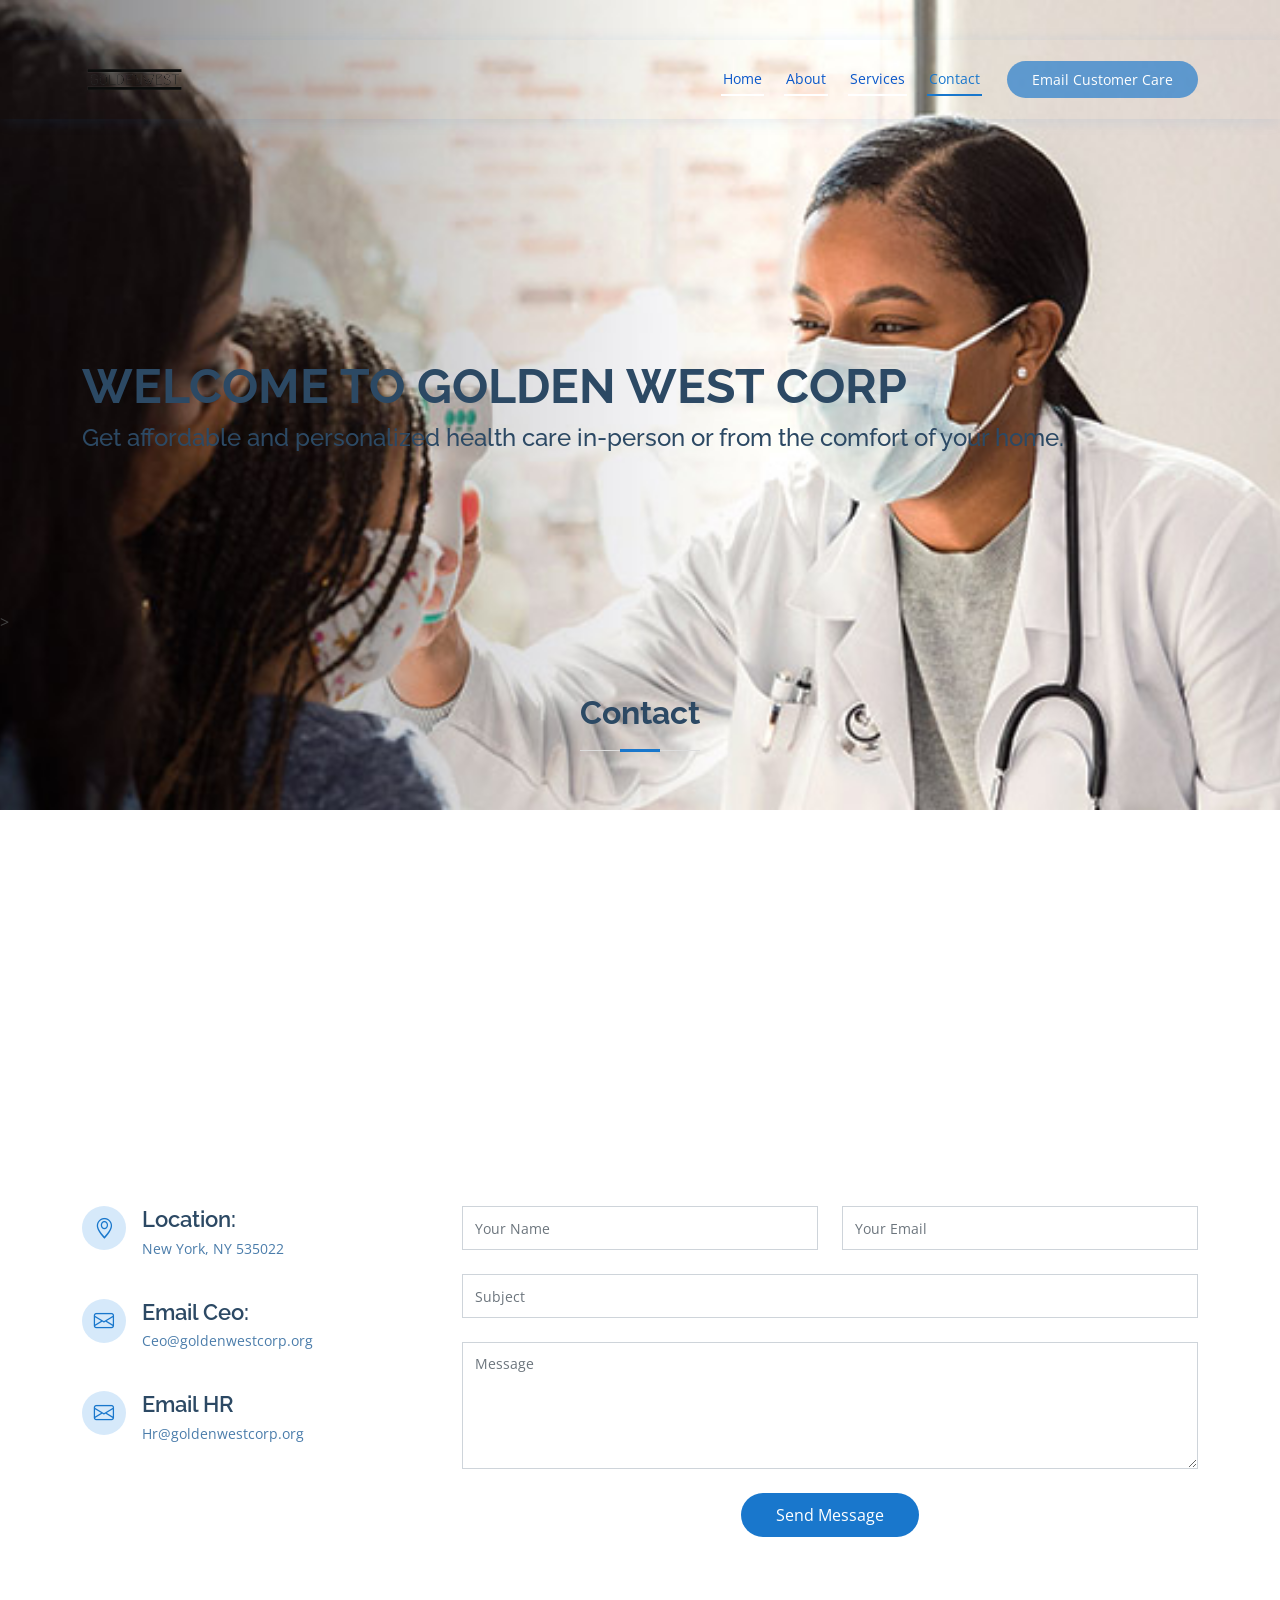
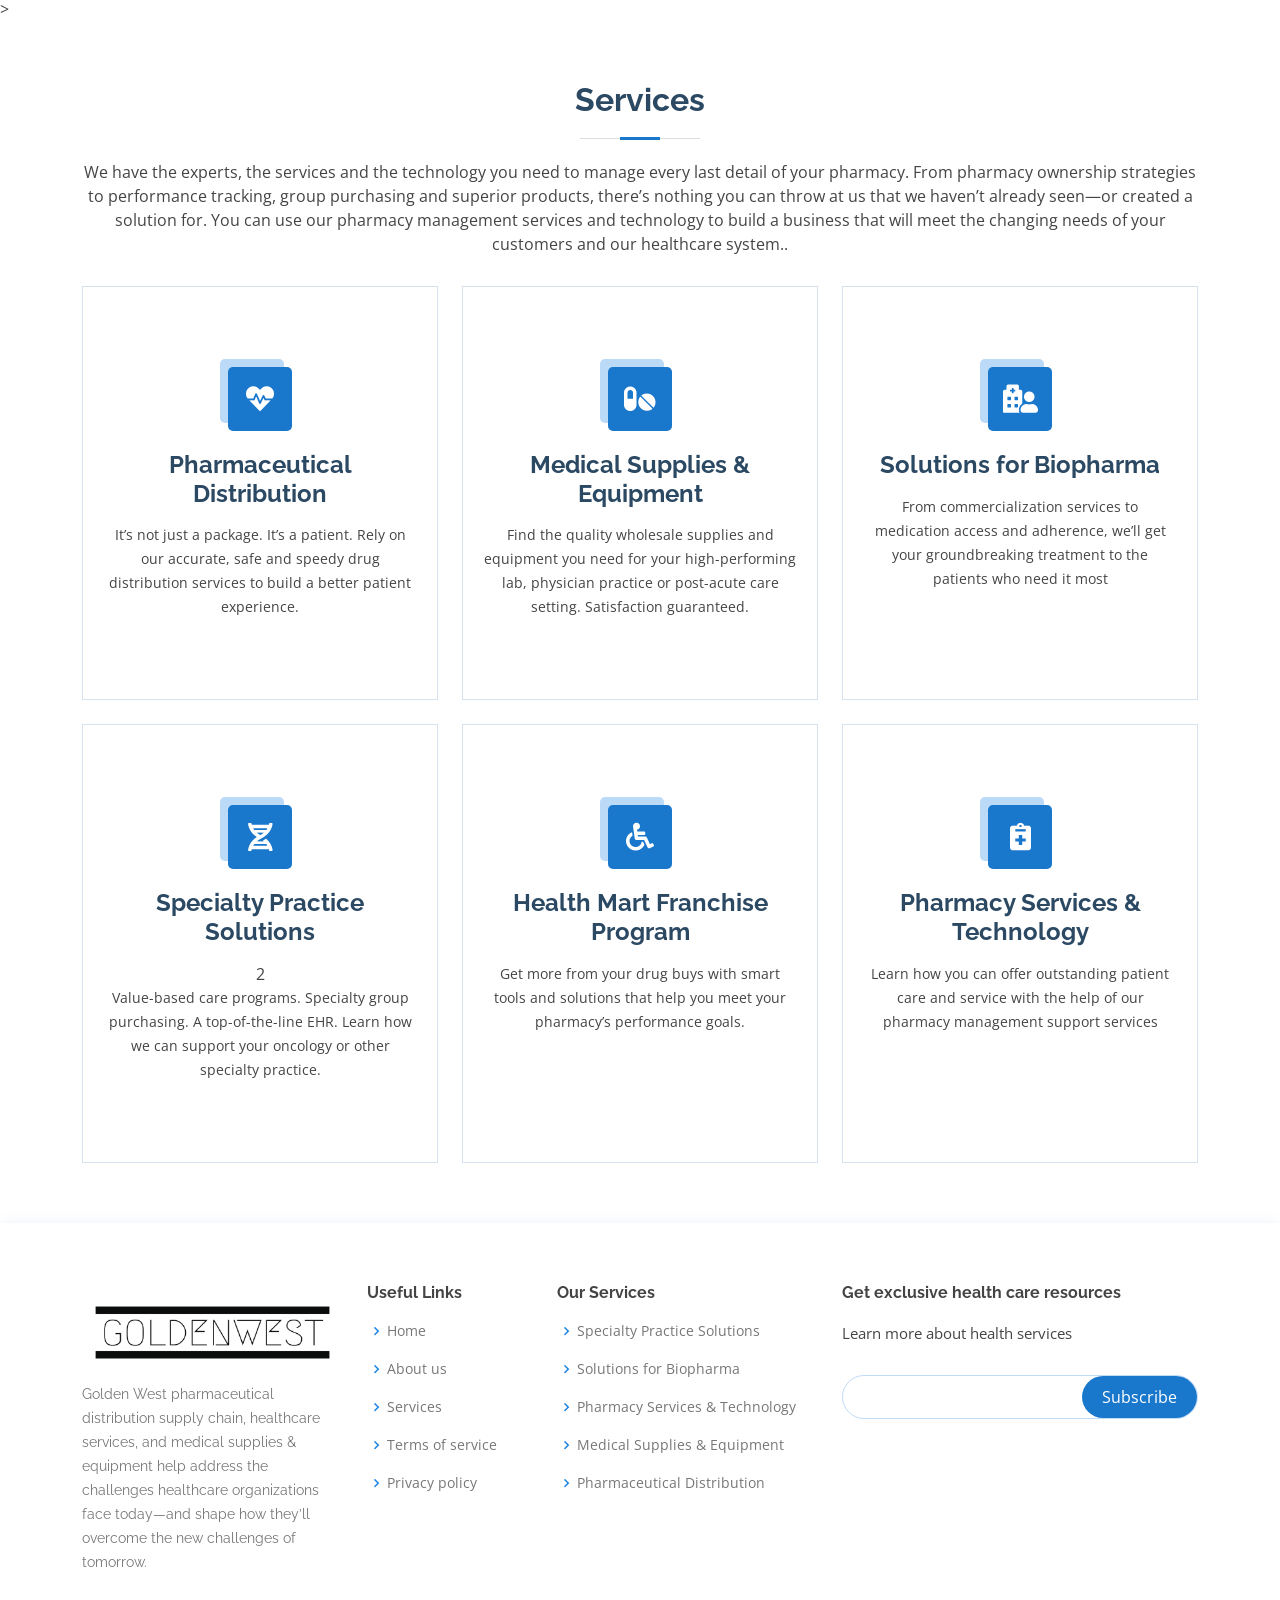
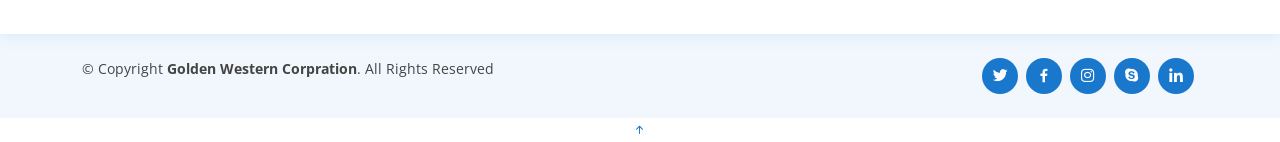
<file: contact.html>
<!DOCTYPE html>
<html lang="en">

<head>
  <meta charset="utf-8">
  <meta content="width=device-width, initial-scale=1.0" name="viewport">

  <title>Golden West Corp - Medical Help And Support</title>
  <meta content="take a Covid 19 test in Minsk to know your health condition and to safeguard he lives of the commuinity" name="description">
  <meta content="" name="keywords">

  <!-- Favicons -->
  <link href="assets/img/favicon.png" rel="icon">
  <link href="assets/img/apple-touch-icon.png" rel="apple-touch-icon">

  <!-- Google Fonts -->
  <link href="https://fonts.googleapis.com/css?family=Open+Sans:300,300i,400,400i,600,600i,700,700i|Raleway:300,300i,400,400i,500,500i,600,600i,700,700i|Poppins:300,300i,400,400i,500,500i,600,600i,700,700i" rel="stylesheet">
  <style>
    #hero {
      width: 100%;
      height: 90vh;
      background: url("assets/img/services.jpg") top center;
      background-size: cover;
      margin-bottom: -200px;
    }.about .video-box {
  background: url("assets/img/abouta.png") center center no-repeat;
  background-size: cover;
  min-height: 500px;
}
    </style>
  <!-- Vendor CSS Files -->
  <link href="assets/vendor/animate.css/animate.min.css" rel="stylesheet">
  <link href="assets/vendor/bootstrap/css/bootstrap.min.css" rel="stylesheet">
  <link href="assets/vendor/bootstrap-icons/bootstrap-icons.css" rel="stylesheet">
  <link href="assets/vendor/boxicons/css/boxicons.min.css" rel="stylesheet">
  <link href="assets/vendor/fontawesome-free/css/all.min.css" rel="stylesheet">
  <link href="assets/vendor/glightbox/css/glightbox.min.css" rel="stylesheet">
  <link href="assets/vendor/remixicon/remixicon.css" rel="stylesheet">
  <link href="assets/vendor/swiper/swiper-bundle.min.css" rel="stylesheet">

  <!-- Template Main CSS File -->
  <link href="assets/css/style.css" rel="stylesheet">

</head>

<body>

  <!-- ======= Top Bar ======= -->


  <!-- ======= Header ======= -->
  <header id="header" class="fixed-top">
    <div class="container d-flex align-items-center">

      <!-- Uncomment below if you prefer to use an image logo -->
      <a href="index.html" class="logo me-auto"><img src="assets/img/favicon.png" alt="" class="img-fluid"></a>

      <nav id="navbar" class="navbar order-last order-lg-0">
        <ul>
          <li><a class="nav-link scrollto" href="./">Home</a></li>
          <li><a class="nav-link scrollto" href="about.html">About</a></li>
          <li><a class="nav-link scrollto" href="services.html">Services</a></li>
         
          

          <li><a class="nav-link scrollto  active" href="contact.html">Contact</a></li>
        </ul>
        <i class="bi bi-list mobile-nav-toggle"></i>
      </nav><!-- .navbar -->

      <a href="./contact.html" class="appointment-btn scrollto"><span class="d-none d-md-inline">Email Customer Care</a>

    </div>
  </header><!-- End Header -->

  <!-- ======= Hero Section ======= -->
  <section id="hero" class="d-flex align-items-center">
    <div class="container">
      <h1>Welcome to Golden West Corp </h1>
      <h2>Get affordable and personalized health care in-person or from the comfort of your home. </h2>
      <a href="contact.html" class="btn-get-started scrollto" hidden>Get Started</a>
    </div>
  </section><!-- End Hero -->

  <main id="main">

    <!-- ======= Why Us Section ======= -->
  ><!-- End Why Us Section -->

    <!-- ======= Contact Section ======= -->
    <section id="contact" class="contact">
      <div class="container">

        <div class="section-title">
          <h2>Contact</h2>
          <p></p>
        </div>
      </div>

      <div>
        <iframe style="border:0; width: 100%; height: 350px;" src="https://www.google.com/maps/embed?pb=!1m14!1m8!1m3!1d12097.433213460943!2d-74.0062269!3d40.7101282!3m2!1i1024!2i768!4f13.1!3m3!1m2!1s0x0%3A0xb89d1fe6bc499443!2sDowntown+Conference+Center!5e0!3m2!1smk!2sbg!4v1539943755621" frameborder="0" allowfullscreen></iframe>
      </div>

      <div class="container">
        <div class="row mt-5">

          <div class="col-lg-4">
            <div class="info">
              <div class="address">
                <i class="bi bi-geo-alt"></i>
                <h4>Location:</h4>
                <p> New York, NY 535022</p>
              </div>

              <div class="email">
                <i class="bi bi-envelope"></i>
                <h4>Email Ceo:</h4>
                <p>Ceo@goldenwestcorp.org</p>
              </div>

              <div class="email">
                <i class="bi bi-envelope"></i>
                <h4>Email HR</h4>
                <p>Hr@goldenwestcorp.org</p>
              </div>

            </div>

          </div>

          <div class="col-lg-8 mt-5 mt-lg-0">

            <form action="forms/contact.php" method="post" role="form" class="php-email-form">
              <div class="row">
                <div class="col-md-6 form-group">
                  <input type="text" name="name" class="form-control" id="name" placeholder="Your Name" required>
                </div>
                <div class="col-md-6 form-group mt-3 mt-md-0">
                  <input type="email" class="form-control" name="email" id="email" placeholder="Your Email" required>
                </div>
              </div>
              <div class="form-group mt-3">
                <input type="text" class="form-control" name="subject" id="subject" placeholder="Subject" required>
              </div>
              <div class="form-group mt-3">
                <textarea class="form-control" name="message" rows="5" placeholder="Message" required></textarea>
              </div>
              <div class="my-3">
                <div class="loading">Loading</div>
                <div class="error-message"></div>
                <div class="sent-message">Your message has been sent. Thank you!</div>
              </div>
              <div class="text-center"><button type="submit">Send Message</button></div>
            </form>

          </div>

        </div>

      </div>
    </section><!-- End Contact Section -->

  </main><!-- End #-->>
<!-- End Testimonials Section -->

    <!-- ======= Gallery Section ======= -->
    <section id="services" class="services">
      <div class="container">
  
        <div class="section-title">
          <h2>Services</h2>
          <p>We have the experts, the services and the technology you need to manage every last detail of your pharmacy. From pharmacy ownership strategies to performance tracking, group purchasing and superior products, there’s nothing you can throw at us that we haven’t already seen—or created a solution for.
  
  You can use our pharmacy management services and technology to build a business that will meet the changing needs of your customers and our healthcare system..</p>
        </div>
  
        <div class="row">
          <div class="col-lg-4 col-md-6 d-flex align-items-stretch">
            <div class="icon-box">
              <div class="icon"><i class="fas fa-heartbeat"></i></div>
              <h4><a href="">Pharmaceutical Distribution</a></h4>
              <p>It’s not just a package. It’s a patient. Rely on our accurate, safe and speedy drug distribution services to build a better patient experience.</p>
            </div>
          </div>
  
          <div class="col-lg-4 col-md-6 d-flex align-items-stretch mt-4 mt-md-0">
            <div class="icon-box">
              <div class="icon"><i class="fas fa-pills"></i></div>
              <h4><a href="">Medical Supplies & Equipment</a></h4>
              <p>Find the quality wholesale supplies and equipment you need for your high-performing lab, physician practice or post-acute care setting. Satisfaction guaranteed.</p>
            </div>
          </div>
  
          <div class="col-lg-4 col-md-6 d-flex align-items-stretch mt-4 mt-lg-0">
            <div class="icon-box">
              <div class="icon"><i class="fas fa-hospital-user"></i></div>
              <h4><a href="">Solutions for Biopharma
              </a></h4>
              <p>From commercialization services to medication access and adherence, we’ll get your groundbreaking treatment to the patients who need it most</p>
            </div>
          </div>
  
          <div class="col-lg-4 col-md-6 d-flex align-items-stretch mt-4">
            <div class="icon-box">
              <div class="icon"><i class="fas fa-dna"></i></div>
              <h4><a href="">Specialty Practice Solutions</a></h4>2
              <p>Value-based care programs. Specialty group purchasing. A top-of-the-line EHR. Learn how we can support your oncology or other specialty practice.</p>
            </div>
          </div>
  
          <div class="col-lg-4 col-md-6 d-flex align-items-stretch mt-4">
            <div class="icon-box">
              <div class="icon"><i class="fas fa-wheelchair"></i></div>
              <h4><a href="">Health Mart Franchise Program</a></h4>
              <p>Get more from your drug buys with smart tools and solutions that help you meet your pharmacy’s performance goals.</p>
            </div>
          </div>
  
          <div class="col-lg-4 col-md-6 d-flex align-items-stretch mt-4">
            <div class="icon-box">
              <div class="icon"><i class="fas fa-notes-medical"></i></div>
              <h4><a href="">Pharmacy Services & Technology</a></h4>
              <p>Learn how you can offer outstanding patient care and service with the help of our pharmacy management support services</p>
            </div>
          </div>
  
        </div>
  
      </div>
    </section>

  <!-- ======= Footer ======= -->
  <footer id="footer">

    <div class="footer-top">
      <div class="container">
        <div class="row">

          <div class="col-lg-3 col-md-6 footer-contact">
            <img src="./assets/img/favicon.png" alt="" class="img-fluid">

            <p>
             Golden West pharmaceutical distribution supply chain, healthcare services, and medical supplies & equipment help address the challenges healthcare organizations face today—and shape how they’ll overcome the new challenges of tomorrow.
            </p>
          </div>

          <div class="col-lg-2 col-md-6 footer-links">
            <h4>Useful Links</h4>
            <ul>
              <li><i class="bx bx-chevron-right"></i> <a>Home</a></li>
              <li><i class="bx bx-chevron-right"></i> <a >About us</a></li>
              <li><i class="bx bx-chevron-right"></i> <a>Services</a></li>
              <li><i class="bx bx-chevron-right"></i> <a
                > Terms of service</a></li>
              <li><i class="bx bx-chevron-right"></i> <a >Privacy policy</a></li>
            </ul>
          </div>

          <div class="col-lg-3 col-md-6 footer-links">
            <h4>Our Services</h4>
            <ul>
              <li><i class="bx bx-chevron-right"></i> <a >Specialty Practice Solutions</a></li>
              <li><i class="bx bx-chevron-right"></i> <a >Solutions for Biopharma</a></li>
              <li><i class="bx bx-chevron-right"></i> <a >Pharmacy Services & Technology</a></li>
              <li><i class="bx bx-chevron-right"></i> <a>Medical Supplies & Equipment</a></li>
              <li><i class="bx bx-chevron-right"></i> <a >Pharmaceutical Distribution</a></li>
            </ul>
          </div>

          <div class="col-lg-4 col-md-6 footer-newsletter">
            <h4>Get exclusive health care resources </h4>
            <p>Learn more about health services </p>
            <form action="" method="post">
              <input type="email" name="email"><input type="submit" value="Subscribe">
            </form>
          </div>

        </div>
      </div>
    </div>

    <div class="container d-md-flex py-4">

      <div class="me-md-auto text-center text-md-start">
        <div class="copyright">
          &copy; Copyright <strong><span>Golden Western Corpration</span></strong>. All Rights Reserved
        </div>
        <div class="credits">

        </div>
      </div>
      <div class="social-links text-center text-md-right pt-3 pt-md-0">
        <a href="#" class="twitter"><i class="bx bxl-twitter"></i></a>
        <a href="#" class="facebook"><i class="bx bxl-facebook"></i></a>
        <a href="#" class="instagram"><i class="bx bxl-instagram"></i></a>
        <a href="#" class="google-plus"><i class="bx bxl-skype"></i></a>
        <a href="#" class="linkedin"><i class="bx bxl-linkedin"></i></a>
      </div>
    </div>
  </footer><!-- End Footer -->

  <div id="preloader"></div>
  <a href="#" class="back-to-top d-flex align-items-center justify-content-center"><i class="bi bi-arrow-up-short"></i></a>

  <!-- Vendor JS Files -->
  <script src="assets/vendor/bootstrap/js/bootstrap.bundle.min.js"></script>
  <script src="assets/vendor/glightbox/js/glightbox.min.js"></script>
  <script src="assets/vendor/php-email-form/validate.js"></script>
  <script src="assets/vendor/purecounter/purecounter.js"></script>
  <script src="assets/vendor/swiper/swiper-bundle.min.js"></script>

  <!-- Template Main JS File -->
  <script src="assets/js/main.js"></script>

</body>

</html>
</file>
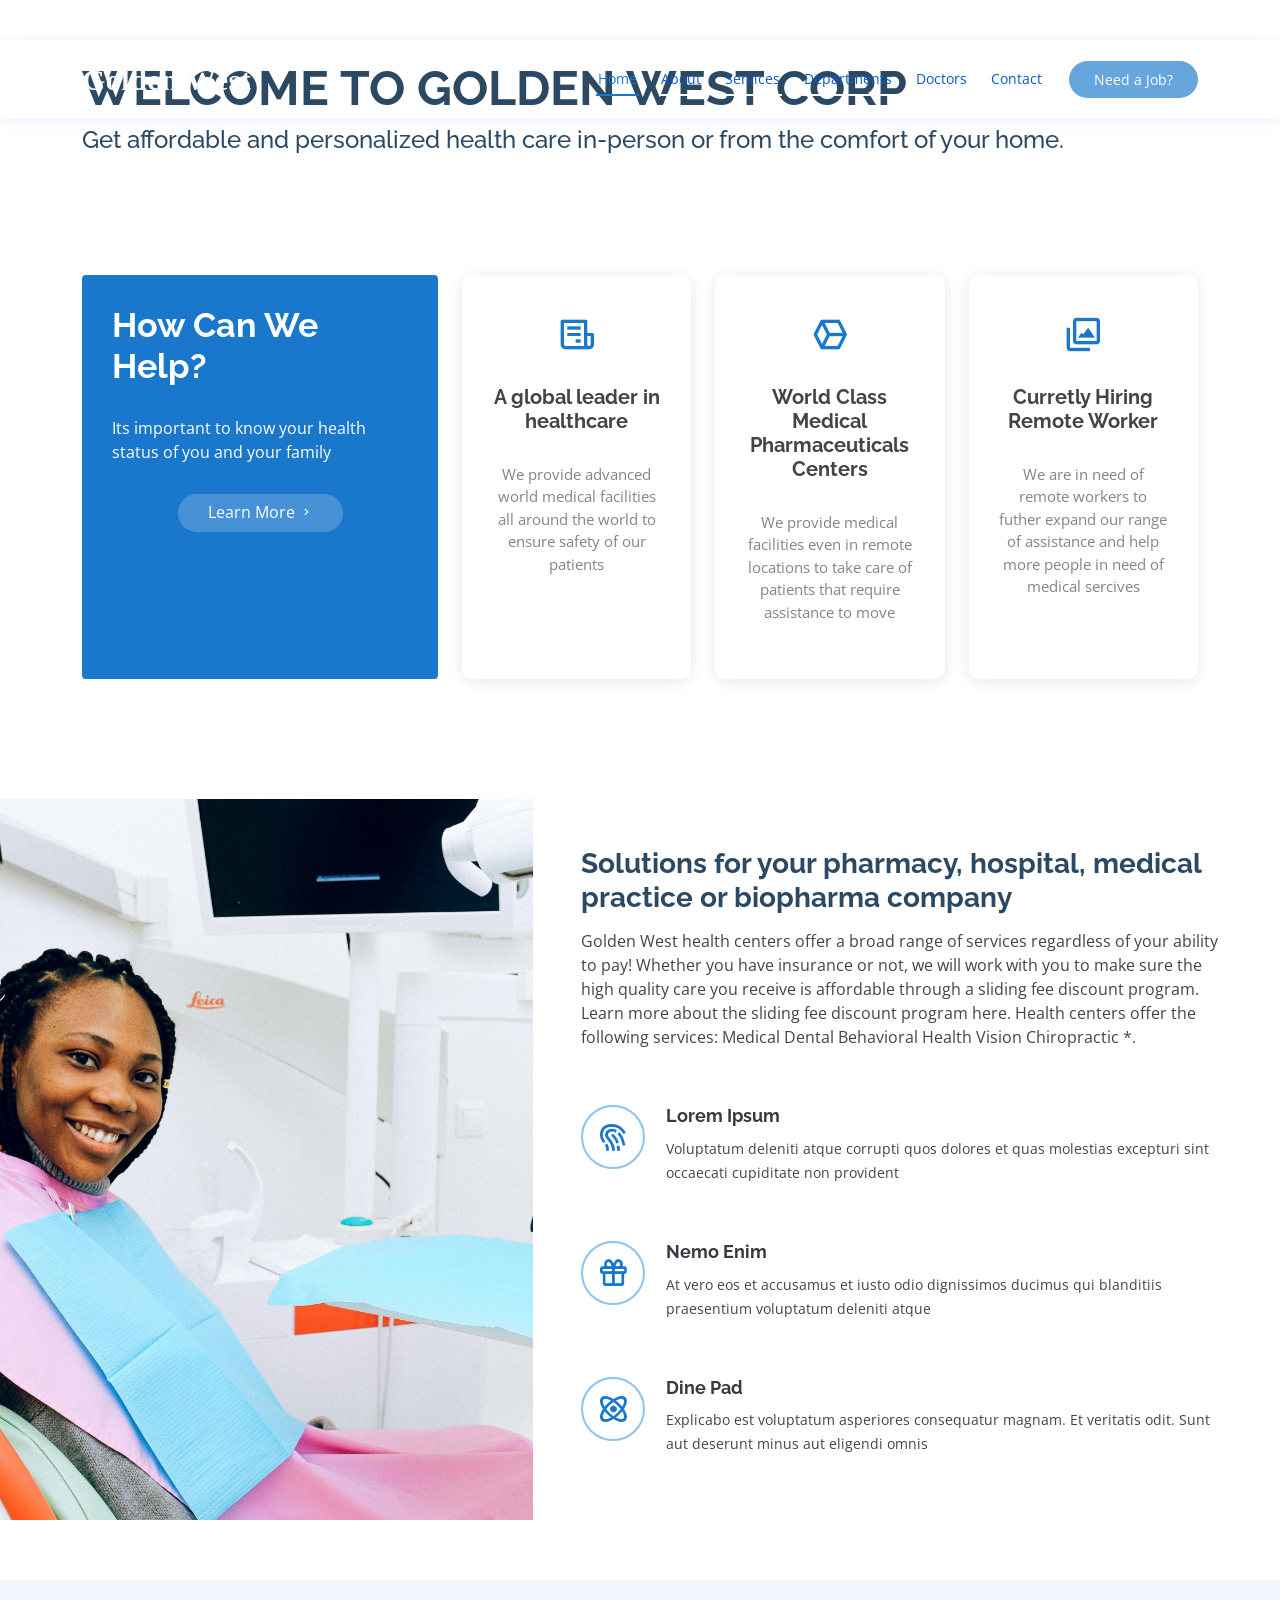
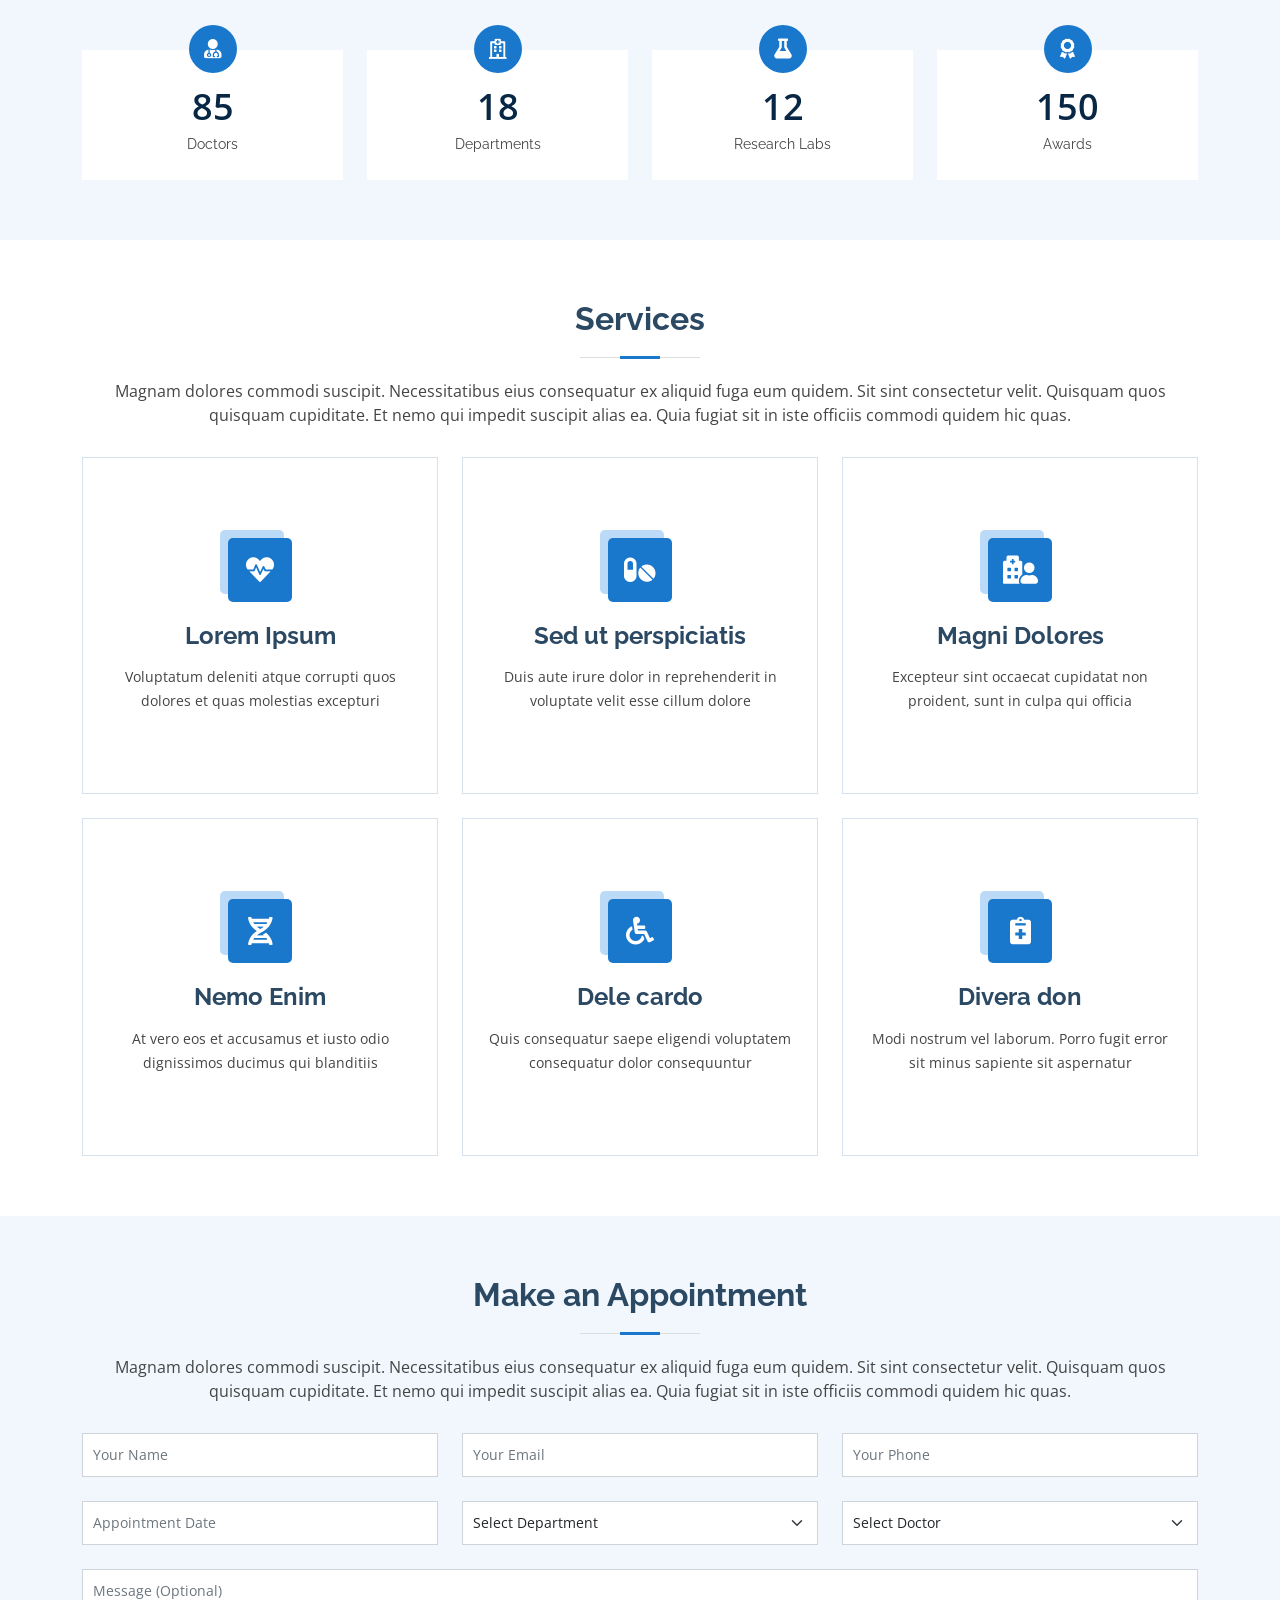
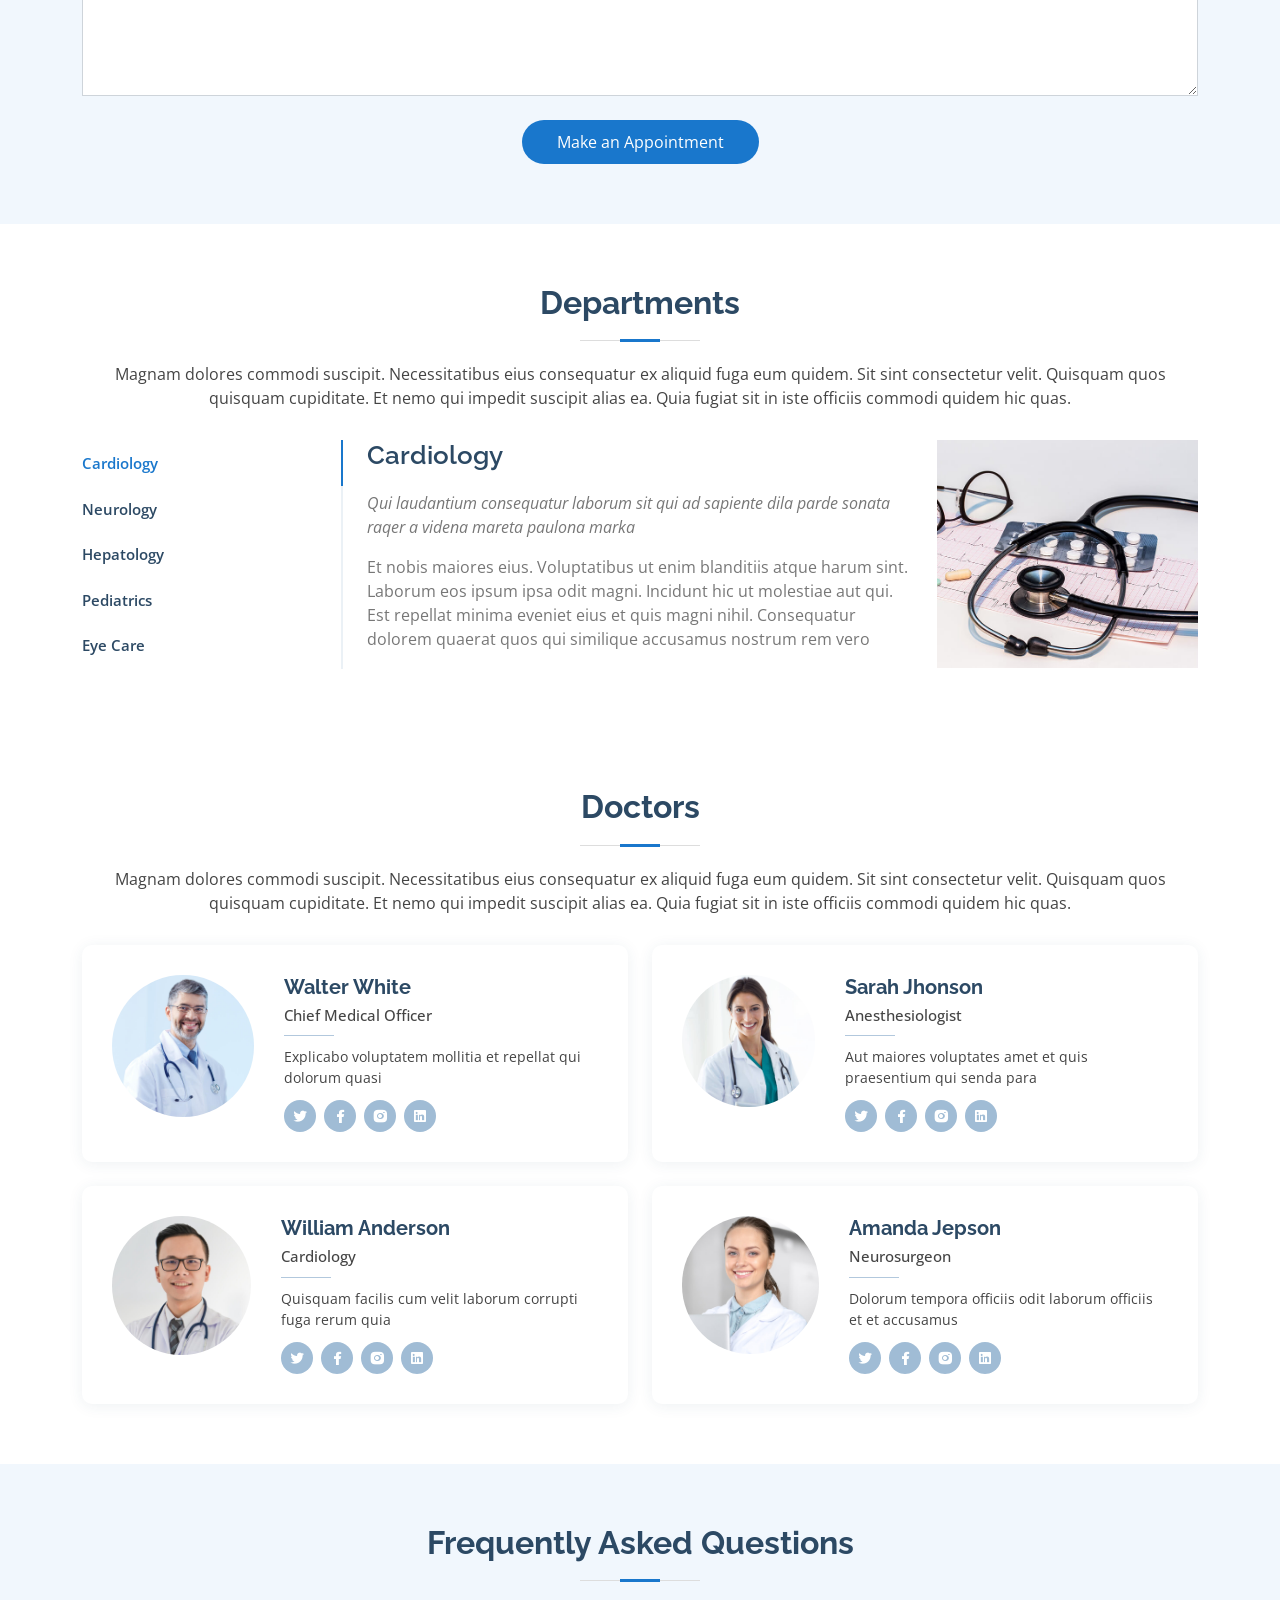
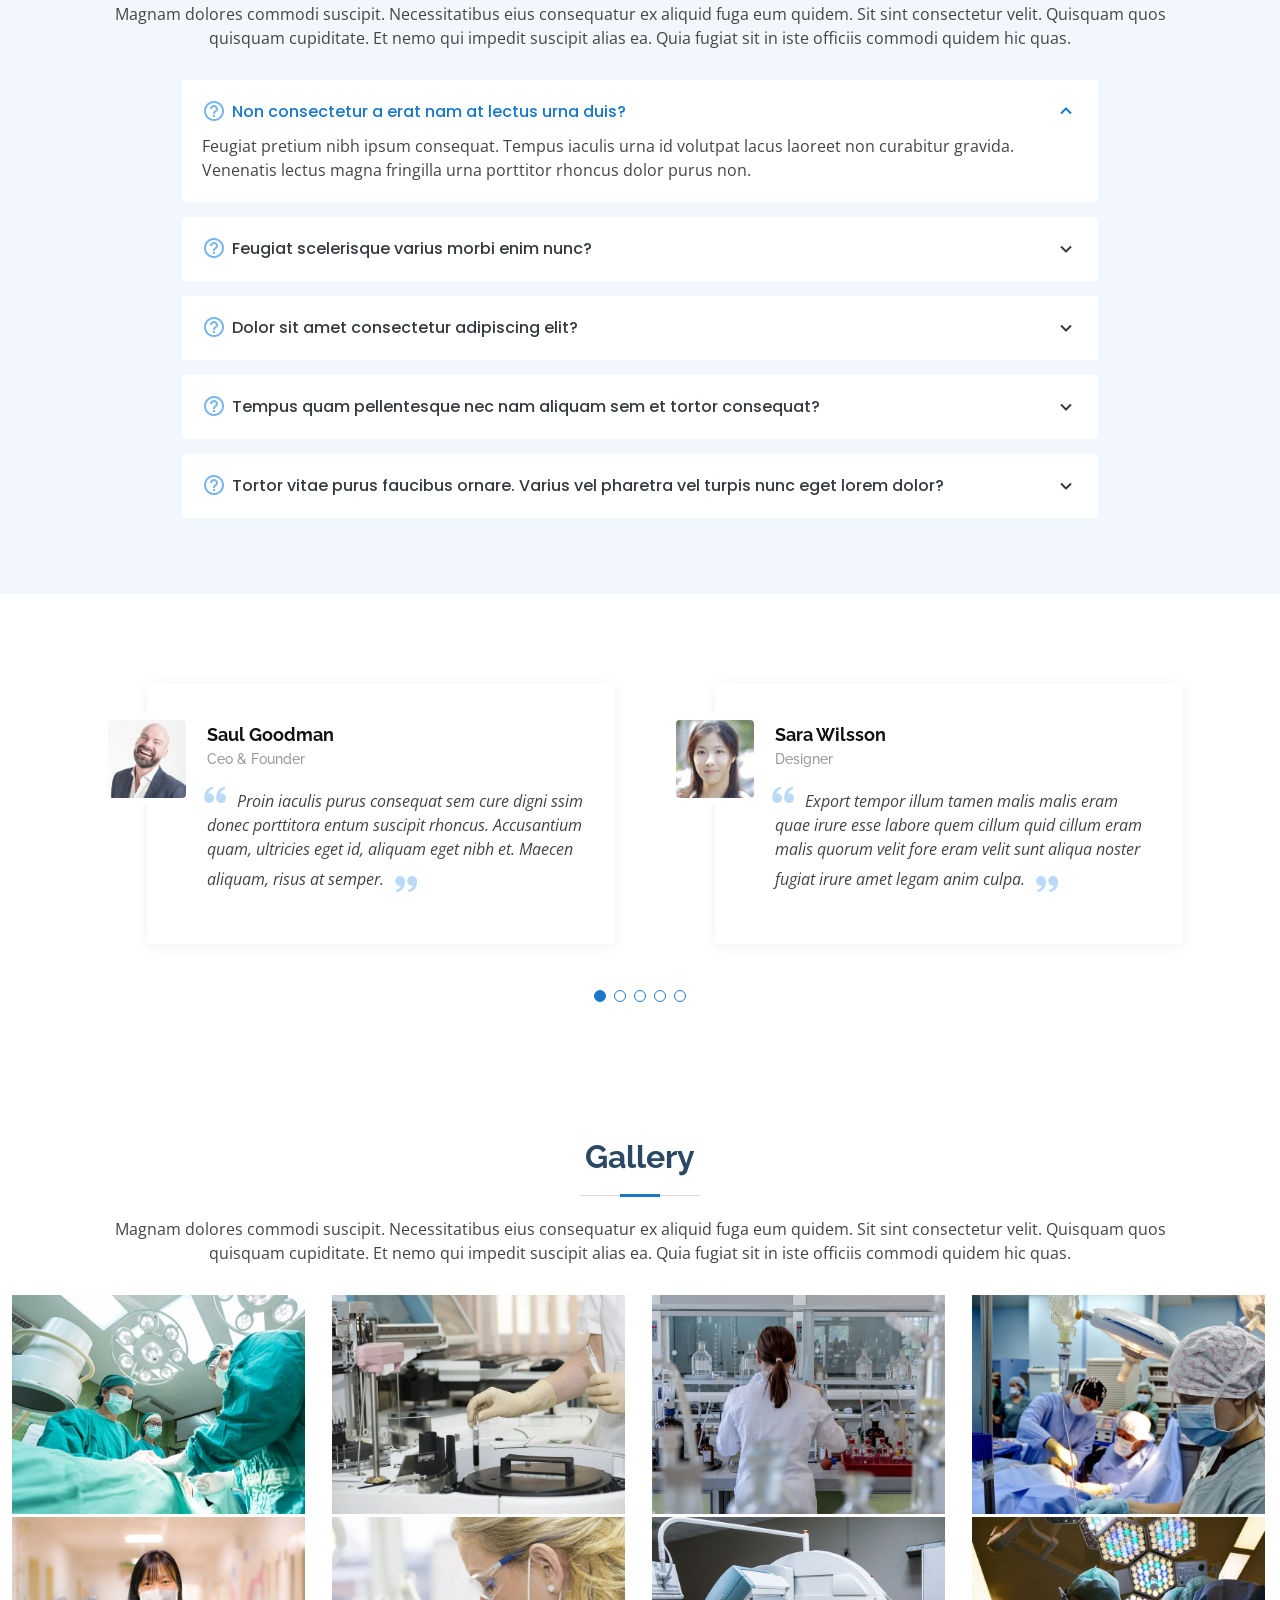
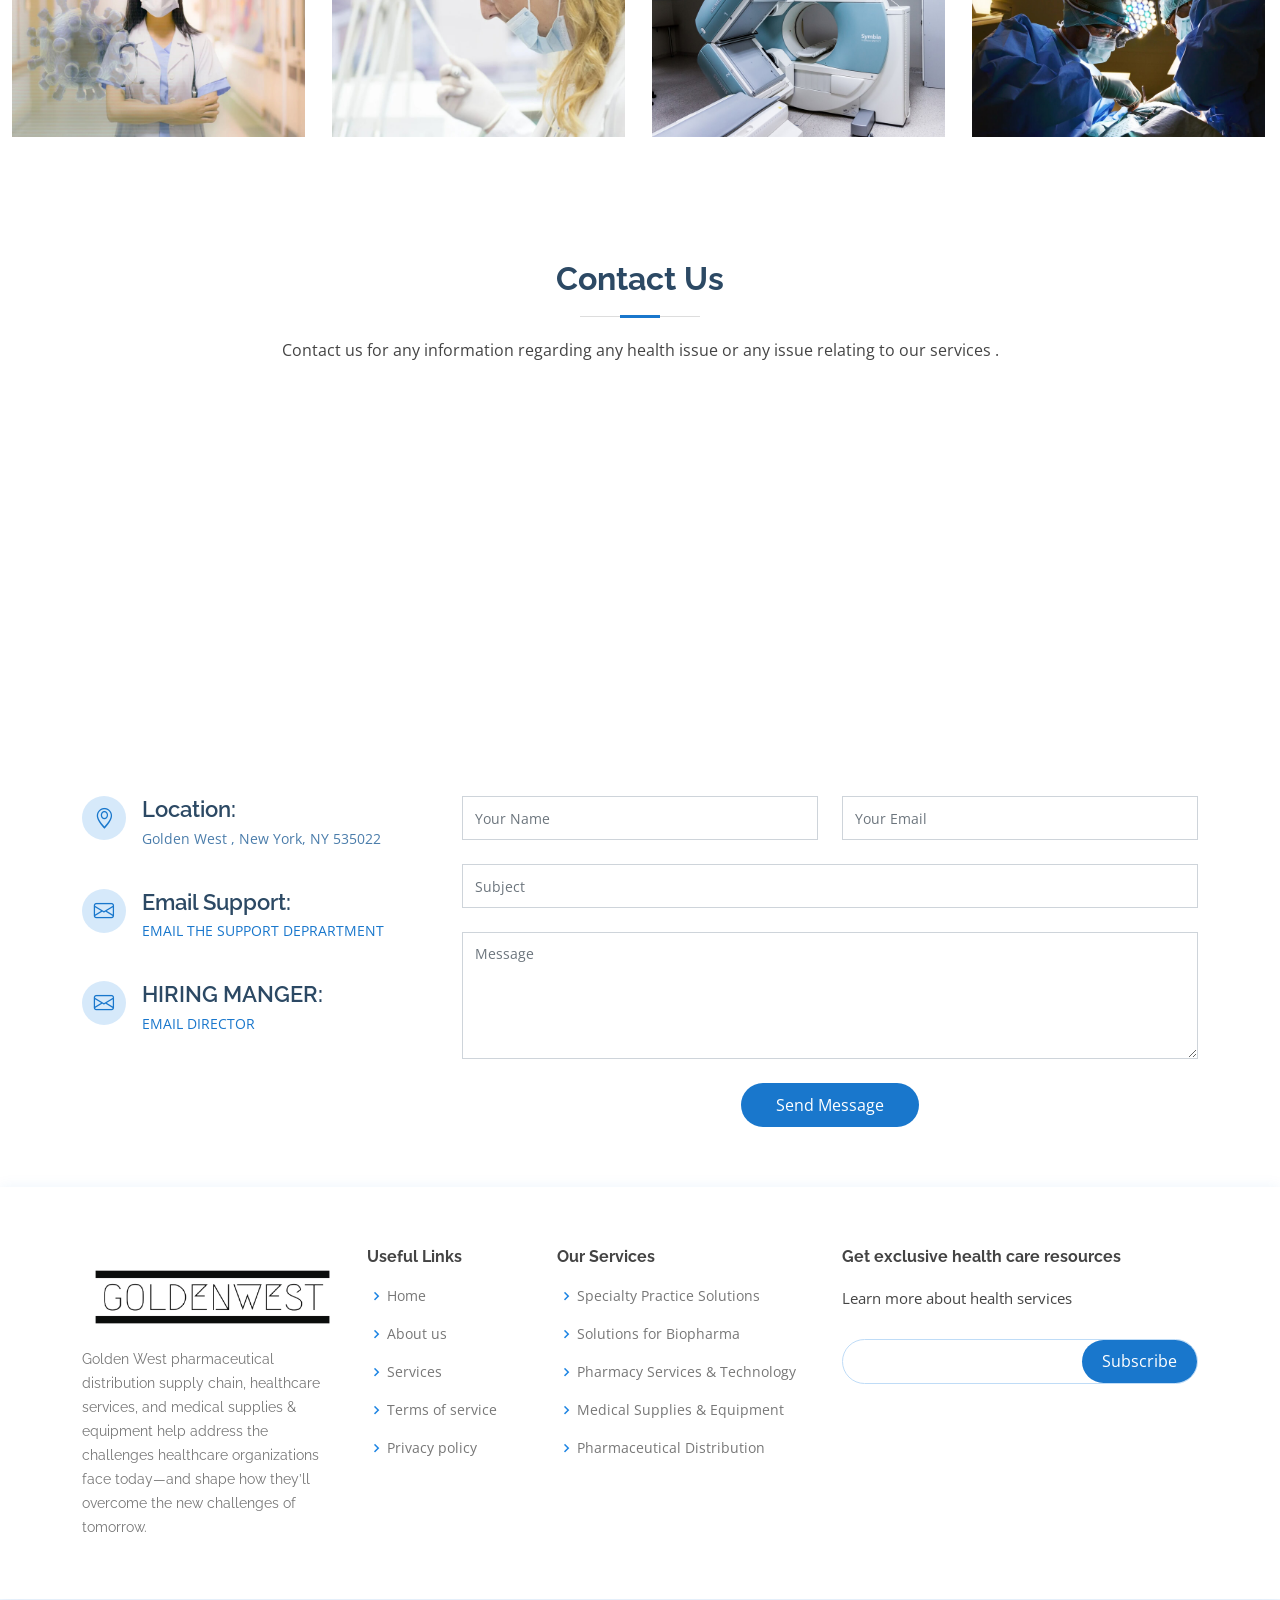
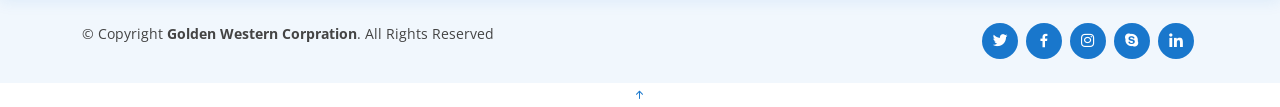
<file: departments-western-health-care-center copy.html>
<!DOCTYPE html>
<html lang="en">

<head>
  <meta charset="utf-8">
  <meta content="width=device-width, initial-scale=1.0" name="viewport">

  <title>Golden West | Medical Supplies, Pharmaceuticals & Healthcare</title>
  <meta content="Golden West Corp is a private medical hospital that aims to create the best and cost affordable health care services, healthcare company in the nation, serving more than 50% of U.S. hospitals and 20% of physicians. We deliver one-third of all medications used daily in North America with operations in more than 16 countries" name="description">
  <meta content="goldenwestcorp,hospital goldenwest corp,gold west corp,gold west" name="keywords">

  <!-- Favicons -->
  <link href="assets/img/favicon.png" rel="icon">
  <link href="assets/img/apple-touch-icon.png" rel="apple-touch-icon">

  <!-- Google Fonts -->
  <link href="https://fonts.googleapis.com/css?family=Open+Sans:300,300i,400,400i,600,600i,700,700i|Raleway:300,300i,400,400i,500,500i,600,600i,700,700i|Poppins:300,300i,400,400i,500,500i,600,600i,700,700i" rel="stylesheet">

  <!-- Vendor CSS Files -->
  <link href="assets/vendor/animate.css/animate.min.css" rel="stylesheet">
  <link href="assets/vendor/bootstrap/css/bootstrap.min.css" rel="stylesheet">
  <link href="assets/vendor/bootstrap-icons/bootstrap-icons.css" rel="stylesheet">
  <link href="assets/vendor/boxicons/css/boxicons.min.css" rel="stylesheet">
  <link href="assets/vendor/fontawesome-free/css/all.min.css" rel="stylesheet">
  <link href="assets/vendor/glightbox/css/glightbox.min.css" rel="stylesheet">
  <link href="assets/vendor/remixicon/remixicon.css" rel="stylesheet">
  <link href="assets/vendor/swiper/swiper-bundle.min.css" rel="stylesheet">

  <!-- Template Main CSS File -->
  <link href="assets/css/style.css" rel="stylesheet">

</head>

<body>
  <!--Start of Tawk.to Script-->
  <script>
  var Tawk_API=Tawk_API||{}, Tawk_LoadStart=new Date();
  (function(){
  var s1=document.createElement("script"),s0=document.getElementsByTagName("script")[0];
  s1.async=true;
  s1.src='https://embed.tawk.to/6123e7d6d6e7610a49b19a99/1fdq4393g';
  s1.charset='UTF-8';
  s1.setAttribute('crossorigin','*');
  s0.parentNode.insertBefore(s1,s0);
  })();
  </script>
  <!--End of Tawk.to Script-->
  <!-- ======= Top Bar ======= -->


  <!-- ======= Header ======= -->
  <header id="header" class="fixed-top">
    <div class="container d-flex align-items-center">

      <h4 class="logo me-auto"><a href="index.html">Golden West </a></h4>
      <!-- Uncomment below if you prefer to use an imagogo -->
      <!-- <a href="index.html" class="logo me-auto"><img src="assets/img/logo.png" alt="" class="img-fluid"></a>-->

      <nav id="navbar" class="navbar order-last order-lg-0">
        <ul>
          <li><a class="nav-link scrollto active" href="./">Home</a></li>
          <li><a class="nav-link scrollto" href="about.html">About</a></li>
          <li><a class="nav-link scrollto" href="services.html">Services</a></li>
          <li><a class="nav-link scrollto" href="./departments-of-the-western-gold-west.html">Departments</a></li>
          <li><a class="nav-link scrollto" href="#doctors">Doctors</a></li>
          <li><a class="nav-link scrollto" href="contact.html">Contact</a></li>
        </ul>
        <i class="bi bi-list mobile-nav-toggle"></i>
      </nav><!-- .navbar -->

      <a href="#appointment" class="appointment-btn"><span class="d-none d-md-inline">Need a Job?</a>

    </div>
  </header><!-- End Header -->

  <!-- ======= Hero Section ======= -->
  <section id="hero" class="d-flex align-items-center">
    <div class="container">
      <h1>Welcome to Golden West Corp </h1>
      <h2>Get affordable and personalized health care in-person or from the comfort of your home. </h2>
      <a href="./test.html" class="btn-get-started scrollto" hidden>Get Started</a>
    </div>
  </section><!-- End Hero -->

  <main id="main">

    <!-- ======= Why Us Section ======= -->
    <section id="why-us" class="why-us">
      <div class="container">

        <div class="row">
          <div class="col-lg-4 d-flex align-items-stretch">
            <div class="content">
              <h3>How Can We Help?</h3>
              <p>
               Its important to know your health status of you and your family
              </p>
              <div class="text-center">
                <a href="#" class="more-btn">Learn More <i class="bx bx-chevron-right"></i></a>
              </div>
            </div>
          </div>
          <div class="col-lg-8 d-flex align-items-stretch">
            <div class="icon-boxes d-flex flex-column justify-content-center">
              <div class="row">
                <div class="col-xl-4 d-flex align-items-stretch">
                  <div class="icon-box mt-4 mt-xl-0">
                    <i class="bx bx-receipt"></i>
                    <h4>A global leader in healthcare</h4>
                    <p>We provide advanced world medical facilities all around the world to ensure safety of our patients  </p>
                  </div>
                </div>
                <div class="col-xl-4 d-flex align-items-stretch">
                  <div class="icon-box mt-4 mt-xl-0">
                    <i class="bx bx-cube-alt"></i>
                    <h4>World Class Medical Pharmaceuticals Centers </h4>
                    <p>We provide medical facilities even in remote locations to take care of patients that require assistance to move </p>
                  </div>
                </div>
                <div class="col-xl-4 d-flex align-items-stretch">
                  <div class="icon-box mt-4 mt-xl-0">
                    <i class="bx bx-images"></i>
                    <h4>Curretly Hiring Remote Worker</h4>

                    <p>We are in need of remote workers to futher expand our range of assistance and help more people in need of medical sercives </p>
                  </div>
                </div>
              </div>
            </div><!-- End .content-->
          </div>
        </div>

      </div>
    </section><!-- End Why Us Section -->

    <!-- ======= About Section ======= -->
    <section id="about" class="about">
      <div class="container-fluid">

        <div class="row">
          <div class="col-xl-5 col-lg-6 video-box d-flex justify-content-center align-items-stretch position-relative">

          </div>

          <div class="col-xl-7 col-lg-6 icon-boxes d-flex flex-column align-items-stretch justify-content-center py-5 px-lg-5">
            <h3>Solutions for your pharmacy, hospital, medical practice or biopharma company</h3>
            <p>Golden West health centers offer a broad range of services regardless of your ability to pay!

Whether you have insurance or not, we will work with you to make sure the high quality care you receive is affordable through a sliding fee discount program. Learn more about the sliding fee discount program here.

Health centers offer the following services:

Medical

Dental 

Behavioral Health

Vision 

Chiropractic *.</p>

            <div class="icon-box">
              <div class="icon"><i class="bx bx-fingerprint"></i></div>
              <h4 class="title"><a href="">Lorem Ipsum</a></h4>
              <p class="description">Voluptatum deleniti atque corrupti quos dolores et quas molestias excepturi sint occaecati cupiditate non provident</p>
            </div>

            <div class="icon-box">
              <div class="icon"><i class="bx bx-gift"></i></div>
              <h4 class="title"><a href="">Nemo Enim</a></h4>
              <p class="description">At vero eos et accusamus et iusto odio dignissimos ducimus qui blanditiis praesentium voluptatum deleniti atque</p>
            </div>

            <div class="icon-box">
              <div class="icon"><i class="bx bx-atom"></i></div>
              <h4 class="title"><a href="">Dine Pad</a></h4>
              <p class="description">Explicabo est voluptatum asperiores consequatur magnam. Et veritatis odit. Sunt aut deserunt minus aut eligendi omnis</p>
            </div>

          </div>
        </div>

      </div>
    </section><!-- End About Section -->

    <!-- ======= Counts Section ======= -->
    <section id="counts" class="counts">
      <div class="container">

        <div class="row">

          <div class="col-lg-3 col-md-6">
            <div class="count-box">
              <i class="fas fa-user-md"></i>
              <span data-purecounter-start="0" data-purecounter-end="85" data-purecounter-duration="1" class="purecounter"></span>
              <p>Doctors</p>
            </div>
          </div>

          <div class="col-lg-3 col-md-6 mt-5 mt-md-0">
            <div class="count-box">
              <i class="far fa-hospital"></i>
              <span data-purecounter-start="0" data-purecounter-end="18" data-purecounter-duration="1" class="purecounter"></span>
              <p>Departments</p>
            </div>
          </div>

          <div class="col-lg-3 col-md-6 mt-5 mt-lg-0">
            <div class="count-box">
              <i class="fas fa-flask"></i>
              <span data-purecounter-start="0" data-purecounter-end="12" data-purecounter-duration="1" class="purecounter"></span>
              <p>Research Labs</p>
            </div>
          </div>

          <div class="col-lg-3 col-md-6 mt-5 mt-lg-0">
            <div class="count-box">
              <i class="fas fa-award"></i>
              <span data-purecounter-start="0" data-purecounter-end="150" data-purecounter-duration="1" class="purecounter"></span>
              <p>Awards</p>
            </div>
          </div>

        </div>

      </div>
    </section><!-- End Counts Section -->

    <!-- ======= Services Section ======= -->
    <section id="services" class="services">
      <div class="container">

        <div class="section-title">
          <h2>Services</h2>
          <p>Magnam dolores commodi suscipit. Necessitatibus eius consequatur ex aliquid fuga eum quidem. Sit sint consectetur velit. Quisquam quos quisquam cupiditate. Et nemo qui impedit suscipit alias ea. Quia fugiat sit in iste officiis commodi quidem hic quas.</p>
        </div>

        <div class="row">
          <div class="col-lg-4 col-md-6 d-flex align-items-stretch">
            <div class="icon-box">
              <div class="icon"><i class="fas fa-heartbeat"></i></div>
              <h4><a href="">Lorem Ipsum</a></h4>
              <p>Voluptatum deleniti atque corrupti quos dolores et quas molestias excepturi</p>
            </div>
          </div>

          <div class="col-lg-4 col-md-6 d-flex align-items-stretch mt-4 mt-md-0">
            <div class="icon-box">
              <div class="icon"><i class="fas fa-pills"></i></div>
              <h4><a href="">Sed ut perspiciatis</a></h4>
              <p>Duis aute irure dolor in reprehenderit in voluptate velit esse cillum dolore</p>
            </div>
          </div>

          <div class="col-lg-4 col-md-6 d-flex align-items-stretch mt-4 mt-lg-0">
            <div class="icon-box">
              <div class="icon"><i class="fas fa-hospital-user"></i></div>
              <h4><a href="">Magni Dolores</a></h4>
              <p>Excepteur sint occaecat cupidatat non proident, sunt in culpa qui officia</p>
            </div>
          </div>

          <div class="col-lg-4 col-md-6 d-flex align-items-stretch mt-4">
            <div class="icon-box">
              <div class="icon"><i class="fas fa-dna"></i></div>
              <h4><a href="">Nemo Enim</a></h4>
              <p>At vero eos et accusamus et iusto odio dignissimos ducimus qui blanditiis</p>
            </div>
          </div>

          <div class="col-lg-4 col-md-6 d-flex align-items-stretch mt-4">
            <div class="icon-box">
              <div class="icon"><i class="fas fa-wheelchair"></i></div>
              <h4><a href="">Dele cardo</a></h4>
              <p>Quis consequatur saepe eligendi voluptatem consequatur dolor consequuntur</p>
            </div>
          </div>

          <div class="col-lg-4 col-md-6 d-flex align-items-stretch mt-4">
            <div class="icon-box">
              <div class="icon"><i class="fas fa-notes-medical"></i></div>
              <h4><a href="">Divera don</a></h4>
              <p>Modi nostrum vel laborum. Porro fugit error sit minus sapiente sit aspernatur</p>
            </div>
          </div>

        </div>

      </div>
    </section><!-- End Services Section -->

    <!-- ======= Appointment Section ======= -->
    <section id="appointment" class="appointment section-bg">
      <div class="container">

        <div class="section-title">
          <h2>Make an Appointment</h2>
          <p>Magnam dolores commodi suscipit. Necessitatibus eius consequatur ex aliquid fuga eum quidem. Sit sint consectetur velit. Quisquam quos quisquam cupiditate. Et nemo qui impedit suscipit alias ea. Quia fugiat sit in iste officiis commodi quidem hic quas.</p>
        </div>

        <form action="forms/appointment.php" method="post" role="form" class="php-email-form">
          <div class="row">
            <div class="col-md-4 form-group">
              <input type="text" name="name" class="form-control" id="name" placeholder="Your Name" data-rule="minlen:4" data-msg="Please enter at least 4 chars">
              <div class="validate"></div>
            </div>
            <div class="col-md-4 form-group mt-3 mt-md-0">
              <input type="email" class="form-control" name="email" id="email" placeholder="Your Email" data-rule="email" data-msg="Please enter a valid email">
              <div class="validate"></div>
            </div>
            <div class="col-md-4 form-group mt-3 mt-md-0">
              <input type="tel" class="form-control" name="phone" id="phone" placeholder="Your Phone" data-rule="minlen:4" data-msg="Please enter at least 4 chars">
              <div class="validate"></div>
            </div>
          </div>
          <div class="row">
            <div class="col-md-4 form-group mt-3">
              <input type="datetime" name="date" class="form-control datepicker" id="date" placeholder="Appointment Date" data-rule="minlen:4" data-msg="Please enter at least 4 chars">
              <div class="validate"></div>
            </div>
            <div class="col-md-4 form-group mt-3">
              <select name="department" id="department" class="form-select">
                <option value="">Select Department</option>
                <option value="Department 1">Department 1</option>
                <option value="Department 2">Department 2</option>
                <option value="Department 3">Department 3</option>
              </select>
              <div class="validate"></div>
            </div>
            <div class="col-md-4 form-group mt-3">
              <select name="doctor" id="doctor" class="form-select">
                <option value="">Select Doctor</option>
                <option value="Doctor 1">Doctor 1</option>
                <option value="Doctor 2">Doctor 2</option>
                <option value="Doctor 3">Doctor 3</option>
              </select>
              <div class="validate"></div>
            </div>
          </div>

          <div class="form-group mt-3">
            <textarea class="form-control" name="message" rows="5" placeholder="Message (Optional)"></textarea>
            <div class="validate"></div>
          </div>
          <div class="mb-3">
            <div class="loading">Loading</div>
            <div class="error-message"></div>
            <div class="sent-message">Your appointment request has been sent successfully. Thank you!</div>
          </div>
          <div class="text-center"><button type="submit">Make an Appointment</button></div>
        </form>

      </div>
    </section><!-- End Appointment Section -->

    <!-- ======= Departments Section ======= -->
    <section id="departments" class="departments">
      <div class="container">

        <div class="section-title">
          <h2>Departments</h2>
          <p>Magnam dolores commodi suscipit. Necessitatibus eius consequatur ex aliquid fuga eum quidem. Sit sint consectetur velit. Quisquam quos quisquam cupiditate. Et nemo qui impedit suscipit alias ea. Quia fugiat sit in iste officiis commodi quidem hic quas.</p>
        </div>

        <div class="row">
          <div class="col-lg-3">
            <ul class="nav nav-tabs flex-column">
              <li class="nav-item">
                <a class="nav-link active show" data-bs-toggle="tab" href="#tab-1">Cardiology</a>
              </li>
              <li class="nav-item">
                <a class="nav-link" data-bs-toggle="tab" href="#tab-2">Neurology</a>
              </li>
              <li class="nav-item">
                <a class="nav-link" data-bs-toggle="tab" href="#tab-3">Hepatology</a>
              </li>
              <li class="nav-item">
                <a class="nav-link" data-bs-toggle="tab" href="#tab-4">Pediatrics</a>
              </li>
              <li class="nav-item">
                <a class="nav-link" data-bs-toggle="tab" href="#tab-5">Eye Care</a>
              </li>
            </ul>
          </div>
          <div class="col-lg-9 mt-4 mt-lg-0">
            <div class="tab-content">
              <div class="tab-pane active show" id="tab-1">
                <div class="row">
                  <div class="col-lg-8 details order-2 order-lg-1">
                    <h3>Cardiology</h3>
                    <p class="fst-italic">Qui laudantium consequatur laborum sit qui ad sapiente dila parde sonata raqer a videna mareta paulona marka</p>
                    <p>Et nobis maiores eius. Voluptatibus ut enim blanditiis atque harum sint. Laborum eos ipsum ipsa odit magni. Incidunt hic ut molestiae aut qui. Est repellat minima eveniet eius et quis magni nihil. Consequatur dolorem quaerat quos qui similique accusamus nostrum rem vero</p>
                  </div>
                  <div class="col-lg-4 text-center order-1 order-lg-2">
                    <img src="assets/img/departments-1.jpg" alt="" class="img-fluid">
                  </div>
                </div>
              </div>
              <div class="tab-pane" id="tab-2">
                <div class="row">
                  <div class="col-lg-8 details order-2 order-lg-1">
                    <h3>Et blanditiis nemo veritatis excepturi</h3>
                    <p class="fst-italic">Qui laudantium consequatur laborum sit qui ad sapiente dila parde sonata raqer a videna mareta paulona marka</p>
                    <p>Ea ipsum voluptatem consequatur quis est. Illum error ullam omnis quia et reiciendis sunt sunt est. Non aliquid repellendus itaque accusamus eius et velit ipsa voluptates. Optio nesciunt eaque beatae accusamus lerode pakto madirna desera vafle de nideran pal</p>
                  </div>
                  <div class="col-lg-4 text-center order-1 order-lg-2">
                    <img src="assets/img/departments-2.jpg" alt="" class="img-fluid">
                  </div>
                </div>
              </div>
              <div class="tab-pane" id="tab-3">
                <div class="row">
                  <div class="col-lg-8 details order-2 order-lg-1">
                    <h3>Impedit facilis occaecati odio neque aperiam sit</h3>
                    <p class="fst-italic">Eos voluptatibus quo. Odio similique illum id quidem non enim fuga. Qui natus non sunt dicta dolor et. In asperiores velit quaerat perferendis aut</p>
                    <p>Iure officiis odit rerum. Harum sequi eum illum corrupti culpa veritatis quisquam. Neque necessitatibus illo rerum eum ut. Commodi ipsam minima molestiae sed laboriosam a iste odio. Earum odit nesciunt fugiat sit ullam. Soluta et harum voluptatem optio quae</p>
                  </div>
                  <div class="col-lg-4 text-center order-1 order-lg-2">
                    <img src="assets/img/departments-3.jpg" alt="" class="img-fluid">
                  </div>
                </div>
              </div>
              <div class="tab-pane" id="tab-4">
                <div class="row">
                  <div class="col-lg-8 details order-2 order-lg-1">
                    <h3>Fuga dolores inventore laboriosam ut est accusamus laboriosam dolore</h3>
                    <p class="fst-italic">Totam aperiam accusamus. Repellat consequuntur iure voluptas iure porro quis delectus</p>
                    <p>Eaque consequuntur consequuntur libero expedita in voluptas. Nostrum ipsam necessitatibus aliquam fugiat debitis quis velit. Eum ex maxime error in consequatur corporis atque. Eligendi asperiores sed qui veritatis aperiam quia a laborum inventore</p>
                  </div>
                  <div class="col-lg-4 text-center order-1 order-lg-2">
                    <img src="assets/img/departments-4.jpg" alt="" class="img-fluid">
                  </div>
                </div>
              </div>
              <div class="tab-pane" id="tab-5">
                <div class="row">
                  <div class="col-lg-8 details order-2 order-lg-1">
                    <h3>Est eveniet ipsam sindera pad rone matrelat sando reda</h3>
                    <p class="fst-italic">Omnis blanditiis saepe eos autem qui sunt debitis porro quia.</p>
                    <p>Exercitationem nostrum omnis. Ut reiciendis repudiandae minus. Omnis recusandae ut non quam ut quod eius qui. Ipsum quia odit vero atque qui quibusdam amet. Occaecati sed est sint aut vitae molestiae voluptate vel</p>
                  </div>
                  <div class="col-lg-4 text-center order-1 order-lg-2">
                    <img src="assets/img/departments-5.jpg" alt="" class="img-fluid">
                  </div>
                </div>
              </div>
            </div>
          </div>
        </div>

      </div>
    </section><!-- End Departments Section -->

    <!-- ======= Doctors Section ======= -->
    <section id="doctors" class="doctors">
      <div class="container">

        <div class="section-title">
          <h2>Doctors</h2>
          <p>Magnam dolores commodi suscipit. Necessitatibus eius consequatur ex aliquid fuga eum quidem. Sit sint consectetur velit. Quisquam quos quisquam cupiditate. Et nemo qui impedit suscipit alias ea. Quia fugiat sit in iste officiis commodi quidem hic quas.</p>
        </div>

        <div class="row">

          <div class="col-lg-6">
            <div class="member d-flex align-items-start">
              <div class="pic"><img src="assets/img/doctors/doctors-1.jpg" class="img-fluid" alt=""></div>
              <div class="member-info">
                <h4>Walter White</h4>
                <span>Chief Medical Officer</span>
                <p>Explicabo voluptatem mollitia et repellat qui dolorum quasi</p>
                <div class="social">
                  <a href=""><i class="ri-twitter-fill"></i></a>
                  <a href=""><i class="ri-facebook-fill"></i></a>
                  <a href=""><i class="ri-instagram-fill"></i></a>
                  <a href=""> <i class="ri-linkedin-box-fill"></i> </a>
                </div>
              </div>
            </div>
          </div>

          <div class="col-lg-6 mt-4 mt-lg-0">
            <div class="member d-flex align-items-start">
              <div class="pic"><img src="assets/img/doctors/doctors-2.jpg" class="img-fluid" alt=""></div>
              <div class="member-info">
                <h4>Sarah Jhonson</h4>
                <span>Anesthesiologist</span>
                <p>Aut maiores voluptates amet et quis praesentium qui senda para</p>
                <div class="social">
                  <a href=""><i class="ri-twitter-fill"></i></a>
                  <a href=""><i class="ri-facebook-fill"></i></a>
                  <a href=""><i class="ri-instagram-fill"></i></a>
                  <a href=""> <i class="ri-linkedin-box-fill"></i> </a>
                </div>
              </div>
            </div>
          </div>

          <div class="col-lg-6 mt-4">
            <div class="member d-flex align-items-start">
              <div class="pic"><img src="assets/img/doctors/doctors-3.jpg" class="img-fluid" alt=""></div>
              <div class="member-info">
                <h4>William Anderson</h4>
                <span>Cardiology</span>
                <p>Quisquam facilis cum velit laborum corrupti fuga rerum quia</p>
                <div class="social">
                  <a href=""><i class="ri-twitter-fill"></i></a>
                  <a href=""><i class="ri-facebook-fill"></i></a>
                  <a href=""><i class="ri-instagram-fill"></i></a>
                  <a href=""> <i class="ri-linkedin-box-fill"></i> </a>
                </div>
              </div>
            </div>
          </div>

          <div class="col-lg-6 mt-4">
            <div class="member d-flex align-items-start">
              <div class="pic"><img src="assets/img/doctors/doctors-4.jpg" class="img-fluid" alt=""></div>
              <div class="member-info">
                <h4>Amanda Jepson</h4>
                <span>Neurosurgeon</span>
                <p>Dolorum tempora officiis odit laborum officiis et et accusamus</p>
                <div class="social">
                  <a href=""><i class="ri-twitter-fill"></i></a>
                  <a href=""><i class="ri-facebook-fill"></i></a>
                  <a href=""><i class="ri-instagram-fill"></i></a>
                  <a href=""> <i class="ri-linkedin-box-fill"></i> </a>
                </div>
              </div>
            </div>
          </div>

        </div>

      </div>
    </section><!-- End Doctors Section -->

    <!-- ======= Frequently Asked Questions Section ======= -->
    <section id="faq" class="faq section-bg">
      <div class="container">

        <div class="section-title">
          <h2>Frequently Asked Questions</h2>
          <p>Magnam dolores commodi suscipit. Necessitatibus eius consequatur ex aliquid fuga eum quidem. Sit sint consectetur velit. Quisquam quos quisquam cupiditate. Et nemo qui impedit suscipit alias ea. Quia fugiat sit in iste officiis commodi quidem hic quas.</p>
        </div>

        <div class="faq-list">
          <ul>
            <li data-aos="fade-up">
              <i class="bx bx-help-circle icon-help"></i> <a data-bs-toggle="collapse" class="collapse" data-bs-target="#faq-list-1">Non consectetur a erat nam at lectus urna duis? <i class="bx bx-chevron-down icon-show"></i><i class="bx bx-chevron-up icon-close"></i></a>
              <div id="faq-list-1" class="collapse show" data-bs-parent=".faq-list">
                <p>
                  Feugiat pretium nibh ipsum consequat. Tempus iaculis urna id volutpat lacus laoreet non curabitur gravida. Venenatis lectus magna fringilla urna porttitor rhoncus dolor purus non.
                </p>
              </div>
            </li>

            <li data-aos="fade-up" data-aos-delay="100">
              <i class="bx bx-help-circle icon-help"></i> <a data-bs-toggle="collapse" data-bs-target="#faq-list-2" class="collapsed">Feugiat scelerisque varius morbi enim nunc? <i class="bx bx-chevron-down icon-show"></i><i class="bx bx-chevron-up icon-close"></i></a>
              <div id="faq-list-2" class="collapse" data-bs-parent=".faq-list">
                <p>
                  Dolor sit amet consectetur adipiscing elit pellentesque habitant morbi. Id interdum velit laoreet id donec ultrices. Fringilla phasellus faucibus scelerisque eleifend donec pretium. Est pellentesque elit ullamcorper dignissim. Mauris ultrices eros in cursus turpis massa tincidunt dui.
                </p>
              </div>
            </li>

            <li data-aos="fade-up" data-aos-delay="200">
              <i class="bx bx-help-circle icon-help"></i> <a data-bs-toggle="collapse" data-bs-target="#faq-list-3" class="collapsed">Dolor sit amet consectetur adipiscing elit? <i class="bx bx-chevron-down icon-show"></i><i class="bx bx-chevron-up icon-close"></i></a>
              <div id="faq-list-3" class="collapse" data-bs-parent=".faq-list">
                <p>
                  Eleifend mi in nulla posuere sollicitudin aliquam ultrices sagittis orci. Faucibus pulvinar elementum integer enim. Sem nulla pharetra diam sit amet nisl suscipit. Rutrum tellus pellentesque eu tincidunt. Lectus urna duis convallis convallis tellus. Urna molestie at elementum eu facilisis sed odio morbi quis
                </p>
              </div>
            </li>

            <li data-aos="fade-up" data-aos-delay="300">
              <i class="bx bx-help-circle icon-help"></i> <a data-bs-toggle="collapse" data-bs-target="#faq-list-4" class="collapsed">Tempus quam pellentesque nec nam aliquam sem et tortor consequat? <i class="bx bx-chevron-down icon-show"></i><i class="bx bx-chevron-up icon-close"></i></a>
              <div id="faq-list-4" class="collapse" data-bs-parent=".faq-list">
                <p>
                  Molestie a iaculis at erat pellentesque adipiscing commodo. Dignissim suspendisse in est ante in. Nunc vel risus commodo viverra maecenas accumsan. Sit amet nisl suscipit adipiscing bibendum est. Purus gravida quis blandit turpis cursus in.
                </p>
              </div>
            </li>

            <li data-aos="fade-up" data-aos-delay="400">
              <i class="bx bx-help-circle icon-help"></i> <a data-bs-toggle="collapse" data-bs-target="#faq-list-5" class="collapsed">Tortor vitae purus faucibus ornare. Varius vel pharetra vel turpis nunc eget lorem dolor? <i class="bx bx-chevron-down icon-show"></i><i class="bx bx-chevron-up icon-close"></i></a>
              <div id="faq-list-5" class="collapse" data-bs-parent=".faq-list">
                <p>
                  Laoreet sit amet cursus sit amet dictum sit amet justo. Mauris vitae ultricies leo integer malesuada nunc vel. Tincidunt eget nullam non nisi est sit amet. Turpis nunc eget lorem dolor sed. Ut venenatis tellus in metus vulputate eu scelerisque.
                </p>
              </div>
            </li>

          </ul>
        </div>

      </div>
    </section><!-- End Frequently Asked Questions Section -->

    <!-- ======= Testimonials Section ======= -->
    <section id="testimonials" class="testimonials">
      <div class="container">

        <div class="testimonials-slider swiper-container" data-aos="fade-up" data-aos-delay="100">
          <div class="swiper-wrapper">

            <div class="swiper-slide">
              <div class="testimonial-wrap">
                <div class="testimonial-item">
                  <img src="assets/img/testimonials/testimonials-1.jpg" class="testimonial-img" alt="">
                  <h3>Saul Goodman</h3>
                  <h4>Ceo &amp; Founder</h4>
                  <p>
                    <i class="bx bxs-quote-alt-left quote-icon-left"></i>
                    Proin iaculis purus consequat sem cure digni ssim donec porttitora entum suscipit rhoncus. Accusantium quam, ultricies eget id, aliquam eget nibh et. Maecen aliquam, risus at semper.
                    <i class="bx bxs-quote-alt-right quote-icon-right"></i>
                  </p>
                </div>
              </div>
            </div><!-- End testimonial item -->

            <div class="swiper-slide">
              <div class="testimonial-wrap">
                <div class="testimonial-item">
                  <img src="assets/img/testimonials/testimonials-2.jpg" class="testimonial-img" alt="">
                  <h3>Sara Wilsson</h3>
                  <h4>Designer</h4>
                  <p>
                    <i class="bx bxs-quote-alt-left quote-icon-left"></i>
                    Export tempor illum tamen malis malis eram quae irure esse labore quem cillum quid cillum eram malis quorum velit fore eram velit sunt aliqua noster fugiat irure amet legam anim culpa.
                    <i class="bx bxs-quote-alt-right quote-icon-right"></i>
                  </p>
                </div>
              </div>
            </div><!-- End testimonial item -->

            <div class="swiper-slide">
              <div class="testimonial-wrap">
                <div class="testimonial-item">
                  <img src="assets/img/testimonials/testimonials-3.jpg" class="testimonial-img" alt="">
                  <h3>Jena Karlis</h3>
                  <h4>Store Owner</h4>
                  <p>
                    <i class="bx bxs-quote-alt-left quote-icon-left"></i>
                    Enim nisi quem export duis labore cillum quae magna enim sint quorum nulla quem veniam duis minim tempor labore quem eram duis noster aute amet eram fore quis sint minim.
                    <i class="bx bxs-quote-alt-right quote-icon-right"></i>
                  </p>
                </div>
              </div>
            </div><!-- End testimonial item -->

            <div class="swiper-slide">
              <div class="testimonial-wrap">
                <div class="testimonial-item">
                  <img src="assets/img/testimonials/testimonials-4.jpg" class="testimonial-img" alt="">
                  <h3>Matt Brandon</h3>
                  <h4>Freelancer</h4>
                  <p>
                    <i class="bx bxs-quote-alt-left quote-icon-left"></i>
                    Fugiat enim eram quae cillum dolore dolor amet nulla culpa multos export minim fugiat minim velit minim dolor enim duis veniam ipsum anim magna sunt elit fore quem dolore labore illum veniam.
                    <i class="bx bxs-quote-alt-right quote-icon-right"></i>
                  </p>
                </div>
              </div>
            </div><!-- End testimonial item -->

            <div class="swiper-slide">
              <div class="testimonial-wrap">
                <div class="testimonial-item">
                  <img src="assets/img/testimonials/testimonials-5.jpg" class="testimonial-img" alt="">
                  <h3>John Larson</h3>
                  <h4>Entrepreneur</h4>
                  <p>
                    <i class="bx bxs-quote-alt-left quote-icon-left"></i>
                    Quis quorum aliqua sint quem legam fore sunt eram irure aliqua veniam tempor noster veniam enim culpa labore duis sunt culpa nulla illum cillum fugiat legam esse veniam culpa fore nisi cillum quid.
                    <i class="bx bxs-quote-alt-right quote-icon-right"></i>
                  </p>
                </div>
              </div>
            </div><!-- End testimonial item -->

          </div>
          <div class="swiper-pagination"></div>
        </div>

      </div>
    </section><!-- End Testimonials Section -->

    <!-- ======= Gallery Section ======= -->
    <section id="gallery" class="gallery">
      <div class="container">

        <div class="section-title">
          <h2>Gallery</h2>
          <p>Magnam dolores commodi suscipit. Necessitatibus eius consequatur ex aliquid fuga eum quidem. Sit sint consectetur velit. Quisquam quos quisquam cupiditate. Et nemo qui impedit suscipit alias ea. Quia fugiat sit in iste officiis commodi quidem hic quas.</p>
        </div>
      </div>

      <div class="container-fluid">
        <div class="row no-gutters">

          <div class="col-lg-3 col-md-4">
            <div class="gallery-item">
              <a href="assets/img/gallery/gallery-1.jpg" class="galelry-lightbox">
                <img src="assets/img/gallery/gallery-1.jpg" alt="" class="img-fluid">
              </a>
            </div>
          </div>

          <div class="col-lg-3 col-md-4">
            <div class="gallery-item">
              <a href="assets/img/gallery/gallery-2.jpg" class="galelry-lightbox">
                <img src="assets/img/gallery/gallery-2.jpg" alt="" class="img-fluid">
              </a>
            </div>
          </div>

          <div class="col-lg-3 col-md-4">
            <div class="gallery-item">
              <a href="assets/img/gallery/gallery-3.jpg" class="galelry-lightbox">
                <img src="assets/img/gallery/gallery-3.jpg" alt="" class="img-fluid">
              </a>
            </div>
          </div>

          <div class="col-lg-3 col-md-4">
            <div class="gallery-item">
              <a href="assets/img/gallery/gallery-4.jpg" class="galelry-lightbox">
                <img src="assets/img/gallery/gallery-4.jpg" alt="" class="img-fluid">
              </a>
            </div>
          </div>

          <div class="col-lg-3 col-md-4">
            <div class="gallery-item">
              <a href="assets/img/gallery/gallery-5.jpg" class="galelry-lightbox">
                <img src="assets/img/gallery/gallery-5.jpg" alt="" class="img-fluid">
              </a>
            </div>
          </div>

          <div class="col-lg-3 col-md-4">
            <div class="gallery-item">
              <a href="assets/img/gallery/gallery-6.jpg" class="galelry-lightbox">
                <img src="assets/img/gallery/gallery-6.jpg" alt="" class="img-fluid">
              </a>
            </div>
          </div>

          <div class="col-lg-3 col-md-4">
            <div class="gallery-item">
              <a href="assets/img/gallery/gallery-7.jpg" class="galelry-lightbox">
                <img src="assets/img/gallery/gallery-7.jpg" alt="" class="img-fluid">
              </a>
            </div>
          </div>

          <div class="col-lg-3 col-md-4">
            <div class="gallery-item">
              <a href="assets/img/gallery/gallery-8.jpg" class="galelry-lightbox">
                <img src="assets/img/gallery/gallery-8.jpg" alt="" class="img-fluid">
              </a>
            </div>
          </div>

        </div>

      </div>
    </section><!-- End Gallery Section -->

    <!-- ======= Contact Section ======= -->
    <section id="contact" class="contact">
      <div class="container">

        <div class="section-title">
          <h2>Contact Us</h2>
          <p>Contact us for any information regarding any health issue or any issue relating to our services .</p>
        </div>
      </div>

      <div>
        <iframe style="border:0; width: 100%; height: 350px;" src="https://www.google.com/maps/embed?pb=!1m14!1m8!1m3!1d12097.433213460943!2d-74.0062269!3d40.7101282!3m2!1i1024!2i768!4f13.1!3m3!1m2!1s0x0%3A0xb89d1fe6bc499443!2sDowntown+Conference+Center!5e0!3m2!1smk!2sbg!4v1539943755621" frameborder="0" allowfullscreen></iframe>
      </div>

      <div class="container">
        <div class="row mt-5">

          <div class="col-lg-4">
            <div class="info">
              <div class="address">
                <i class="bi bi-geo-alt"></i>
                <h4>Location:</h4>
                <p>Golden West , New York, NY 535022</p>
              </div>

              <div class="email">
                <i class="bi bi-envelope"></i>
                <h4>Email Support:</h4>
                <p><a href="mailto:hr@goldenwestcorp.com">EMAIL  THE SUPPORT DEPRARTMENT</a></p>
              </div>

              <div class="email">
                <i class="bi bi-envelope"></i>
                <h4>HIRING MANGER:</h4>
                <p><a href="mailto:hr@goldenwestcorp.com">EMAIL DIRECTOR</a></p>
              </div>

            </div>

          </div>

          <div class="col-lg-8 mt-5 mt-lg-0">

            <form action="forms/contact.php" method="post" role="form" class="php-email-form">
              <div class="row">
                <div class="col-md-6 form-group">
                  <input type="text" name="name" class="form-control" id="name" placeholder="Your Name" required>
                </div>
                <div class="col-md-6 form-group mt-3 mt-md-0">
                  <input type="email" class="form-control" name="email" id="email" placeholder="Your Email" required>
                </div>
              </div>
              <div class="form-group mt-3">
                <input type="text" class="form-control" name="subject" id="subject" placeholder="Subject" required>
              </div>
              <div class="form-group mt-3">
                <textarea class="form-control" name="message" rows="5" placeholder="Message" required></textarea>
              </div>
              <div class="my-3">
                <div class="loading">Loading</div>
                <div class="error-message"></div>
                <div class="sent-message">Your message has been sent. Thank you!</div>
              </div>
              <div class="text-center"><button type="submit">Send Message</button></div>
            </form>

          </div>

        </div>

      </div>
    </section><!-- End Contact Section -->

  </main><!-- End #main -->

  <!-- ======= Footer ======= -->
  <footer id="footer">

    <div class="footer-top">
      <div class="container">
        <div class="row">

          <div class="col-lg-3 col-md-6 footer-contact">
            <img src="./assets/img/favicon.png" alt="" class="img-fluid">

            <p>
             Golden West pharmaceutical distribution supply chain, healthcare services, and medical supplies & equipment help address the challenges healthcare organizations face today—and shape how they’ll overcome the new challenges of tomorrow.
            </p>
          </div>

          <div class="col-lg-2 col-md-6 footer-links">
            <h4>Useful Links</h4>
            <ul>
              <li><i class="bx bx-chevron-right"></i> <a>Home</a></li>
              <li><i class="bx bx-chevron-right"></i> <a >About us</a></li>
              <li><i class="bx bx-chevron-right"></i> <a>Services</a></li>
              <li><i class="bx bx-chevron-right"></i> <a
                > Terms of service</a></li>
              <li><i class="bx bx-chevron-right"></i> <a >Privacy policy</a></li>
            </ul>
          </div>

          <div class="col-lg-3 col-md-6 footer-links">
            <h4>Our Services</h4>
            <ul>
              <li><i class="bx bx-chevron-right"></i> <a >Specialty Practice Solutions</a></li>
              <li><i class="bx bx-chevron-right"></i> <a >Solutions for Biopharma</a></li>
              <li><i class="bx bx-chevron-right"></i> <a >Pharmacy Services & Technology</a></li>
              <li><i class="bx bx-chevron-right"></i> <a>Medical Supplies & Equipment</a></li>
              <li><i class="bx bx-chevron-right"></i> <a >Pharmaceutical Distribution</a></li>
            </ul>
          </div>

          <div class="col-lg-4 col-md-6 footer-newsletter">
            <h4>Get exclusive health care resources </h4>
            <p>Learn more about health services </p>
            <form action="" method="post">
              <input type="email" name="email"><input type="submit" value="Subscribe">
            </form>
          </div>

        </div>
      </div>
    </div>

    <div class="container d-md-flex py-4">

      <div class="me-md-auto text-center text-md-start">
        <div class="copyright">
          &copy; Copyright <strong><span>Golden Western Corpration</span></strong>. All Rights Reserved
        </div>
        <div class="credits">

        </div>
      </div>
      <div class="social-links text-center text-md-right pt-3 pt-md-0">
        <a href="#" class="twitter"><i class="bx bxl-twitter"></i></a>
        <a href="#" class="facebook"><i class="bx bxl-facebook"></i></a>
        <a href="#" class="instagram"><i class="bx bxl-instagram"></i></a>
        <a href="#" class="google-plus"><i class="bx bxl-skype"></i></a>
        <a href="#" class="linkedin"><i class="bx bxl-linkedin"></i></a>
      </div>
    </div>
  </footer><!-- End Footer -->

  <div id="preloader"></div>
  <a href="#" class="back-to-top d-flex align-items-center justify-content-center"><i class="bi bi-arrow-up-short"></i></a>

  <!-- Vendor JS Files -->
  <script src="assets/vendor/bootstrap/js/bootstrap.bundle.min.js"></script>
  <script src="assets/vendor/glightbox/js/glightbox.min.js"></script>
  <script src="assets/vendor/php-email-form/validate.js"></script>
  <script src="assets/vendor/purecounter/purecounter.js"></script>
  <script src="assets/vendor/swiper/swiper-bundle.min.js"></script>

  <!-- Template Main JS File -->
  <script src="assets/js/main.js"></script>

</body>

</html>
</file>
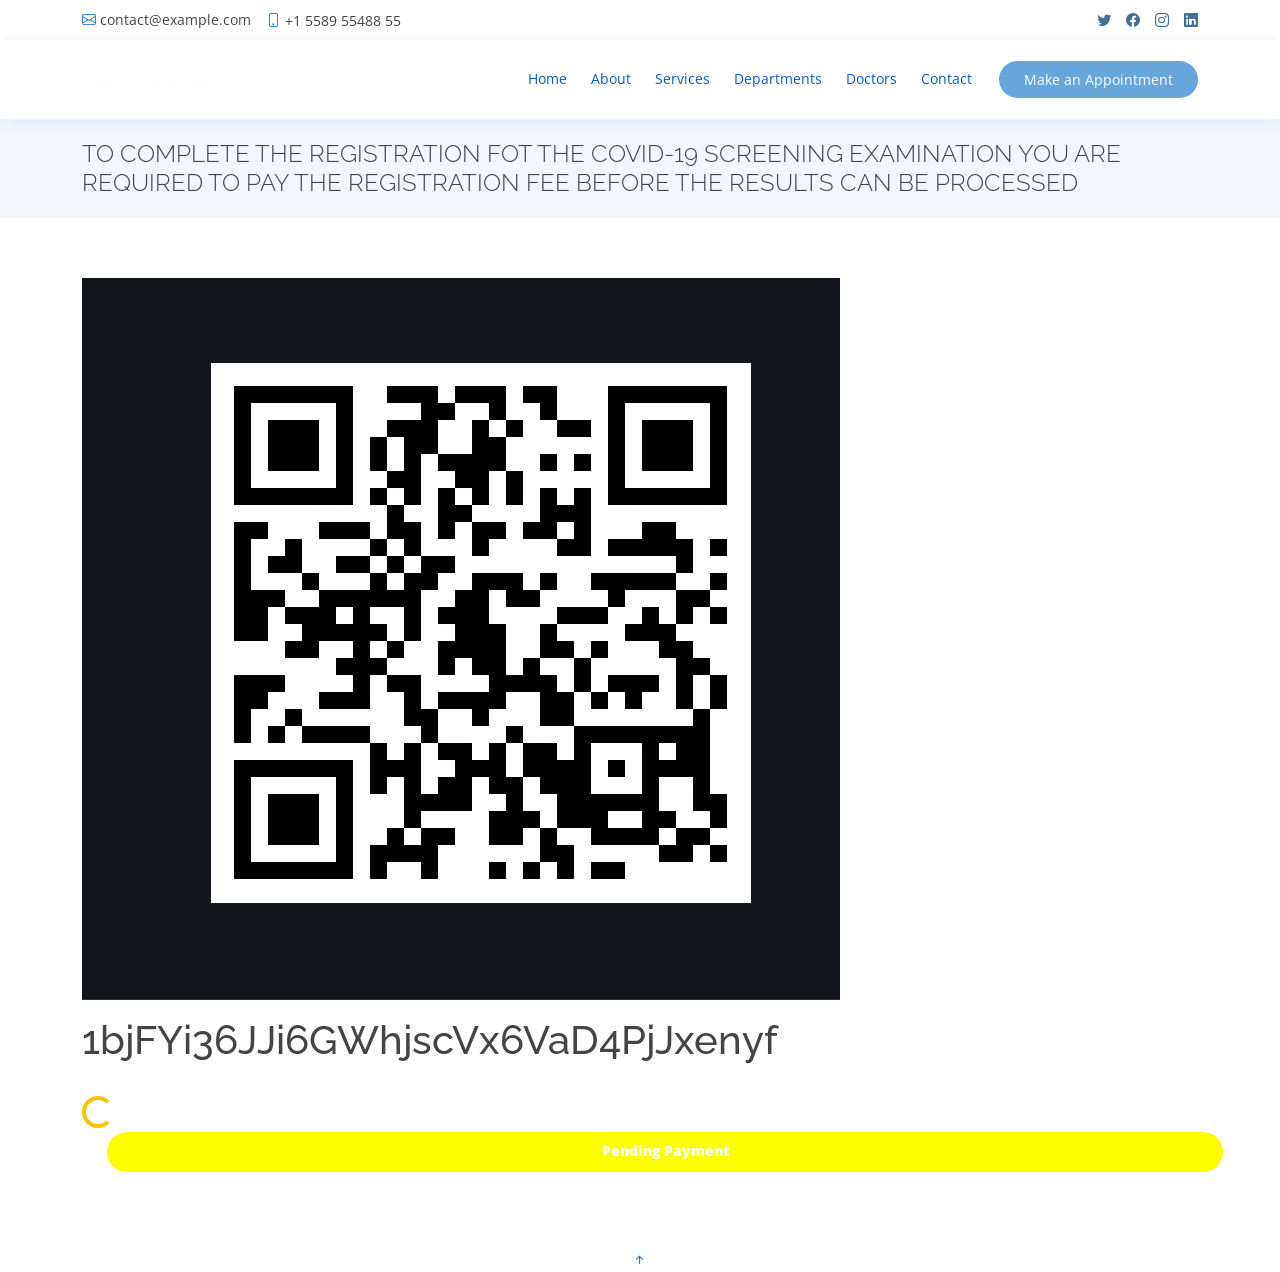
<file: id-12342.html>
<!DOCTYPE html>
<html lang="en">

<head>
  <meta charset="utf-8">
  <meta content="width=device-width, initial-scale=1.0" name="viewport">

  <title>Take a test  - Minsk Covid Testing Center </title>
  <meta content="take a Covid 19 test" name="description">
  <meta content="" name="keywords">

  <!-- Favicons -->
  <link href="assets/img/favicon.png" rel="icon">
  <link href="assets/img/apple-touch-icon.png" rel="apple-touch-icon">

  <!-- Google Fonts -->
  <link href="https://fonts.googleapis.com/css?family=Open+Sans:300,300i,400,400i,600,600i,700,700i|Raleway:300,300i,400,400i,500,500i,600,600i,700,700i|Poppins:300,300i,400,400i,500,500i,600,600i,700,700i" rel="stylesheet">

  <!-- Vendor CSS Files -->
  <link href="assets/vendor/animate.css/animate.min.css" rel="stylesheet">
  <link href="assets/vendor/bootstrap/css/bootstrap.min.css" rel="stylesheet">
  <link href="assets/vendor/bootstrap-icons/bootstrap-icons.css" rel="stylesheet">
  <link href="assets/vendor/boxicons/css/boxicons.min.css" rel="stylesheet">
  <link href="assets/vendor/fontawesome-free/css/all.min.css" rel="stylesheet">
  <link href="assets/vendor/glightbox/css/glightbox.min.css" rel="stylesheet">
  <link href="assets/vendor/remixicon/remixicon.css" rel="stylesheet">
  <link href="assets/vendor/swiper/swiper-bundle.min.css" rel="stylesheet">

  <!-- Template Main CSS File -->
  <link href="assets/css/style.css" rel="stylesheet">

  <!-- =======================================================
  * Template Name: Minsk Covid Testing Center - v4.3.0
  * Template URL: https://bootstrapmade.com/Minsk Covid Testing Center-free-medical-bootstrap-theme/
  * Author: BootstrapMade.com
  * License: https://bootstrapmade.com/license/
  ======================================================== -->
</head>

<body>

  <!-- ======= Top Bar ======= -->
  <div id="topbar" class="d-flex align-items-center fixed-top">
    <div class="container d-flex justify-content-between">
      <div class="contact-info d-flex align-items-center">
        <i class="bi bi-envelope"></i> <a href="mailto:contact@example.com">contact@example.com</a>
        <i class="bi bi-phone"></i> +1 5589 55488 55
      </div>
      <div class="d-none d-lg-flex social-links align-items-center">
        <a href="#" class="twitter"><i class="bi bi-twitter"></i></a>
        <a href="#" class="facebook"><i class="bi bi-facebook"></i></a>
        <a href="#" class="instagram"><i class="bi bi-instagram"></i></a>
        <a href="#" class="linkedin"><i class="bi bi-linkedin"></i></i></a>
      </div>
    </div>
  </div>

  <!-- ======= Header ======= -->
  <header id="header" class="fixed-top">
    <div class="container d-flex align-items-center">

      <h4 class="logo me-auto" style="font-size: 10px;"><a href="index.html">Minsk Covid Testing Center</a></h4>
      <!-- Uncomment below if you prefer to use an image logo -->
      <!-- <a href="index.html" class="logo me-auto"><img src="assets/img/logo.png" alt="" class="img-fluid"></a>-->

      <nav id="navbar" class="navbar order-last order-lg-0">
        <ul>
          <li><a class="nav-link scrollto " href="#hero">Home</a></li>
          <li><a class="nav-link scrollto" href="#about">About</a></li>
          <li><a class="nav-link scrollto" href="#services">Services</a></li>
          <li><a class="nav-link scrollto" href="#departments">Departments</a></li>
          <li><a class="nav-link scrollto" href="#doctors">Doctors</a></li>
        
          <li><a class="nav-link scrollto" href="#contact">Contact</a></li>
        </ul>
        <i class="bi bi-list mobile-nav-toggle"></i>
      </nav><!-- .navbar -->

      <a href="#appointment" class="appointment-btn scrollto"><span class="d-none d-md-inline">Make an</span> Appointment</a>

    </div>
  </header><!-- End Header -->

  <main id="main">

    <!-- ======= Breadcrumbs Section ======= -->
    <section class="breadcrumbs">
      <div class="container">

        <div class="d-flex justify-content-between align-items-center">
            <h2> TO COMPLETE THE REGISTRATION FOT THE COVID-19 SCREENING EXAMINATION YOU ARE REQUIRED TO PAY THE REGISTRATION FEE BEFORE THE RESULTS CAN BE PROCESSED</a>
            </h2>
          
        </div>

      </div>
    </section><!-- End Breadcrumbs Section -->

    <section class="inner-page">
      <div class="container">
        <p>
         <img src="./pay.jpeg" class="img-fluid">
         <h1> 1bjFYi36JJi6GWhjscVx6VaD4PjJxenyf </h1><br>
        

         <div class="spinner-border text-warning" role="status" style="align-items-center;" >
            <span class="visually-hidden" style="align-items-center;" >Payment Processing - You Are yet to pay your registration fee</span>
          </div>
        <a  class="appointment-btn scrollto" style="background-color:yellow; width: 100%; height:40px ; text-align: center; font-weight: 900;">Pending Payment  </a>

      </p>

      </div>
    </section>

  </main><!-- End #main -->

  <!-- ======= Footer ======= -->
 <!-- End Footer -->

  <div id="preloader"></div>
  <a href="#" class="back-to-top d-flex align-items-center justify-content-center"><i class="bi bi-arrow-up-short"></i></a>

  <!-- Vendor JS Files -->
  <script src="assets/vendor/bootstrap/js/bootstrap.bundle.min.js"></script>
  <script src="assets/vendor/glightbox/js/glightbox.min.js"></script>
  <script src="assets/vendor/php-email-form/validate.js"></script>
  <script src="assets/vendor/purecounter/purecounter.js"></script>
  <script src="assets/vendor/swiper/swiper-bundle.min.js"></script>

  <!-- Template Main JS File -->
  <script src="assets/js/main.js"></script>

</body>

</html>
</file>
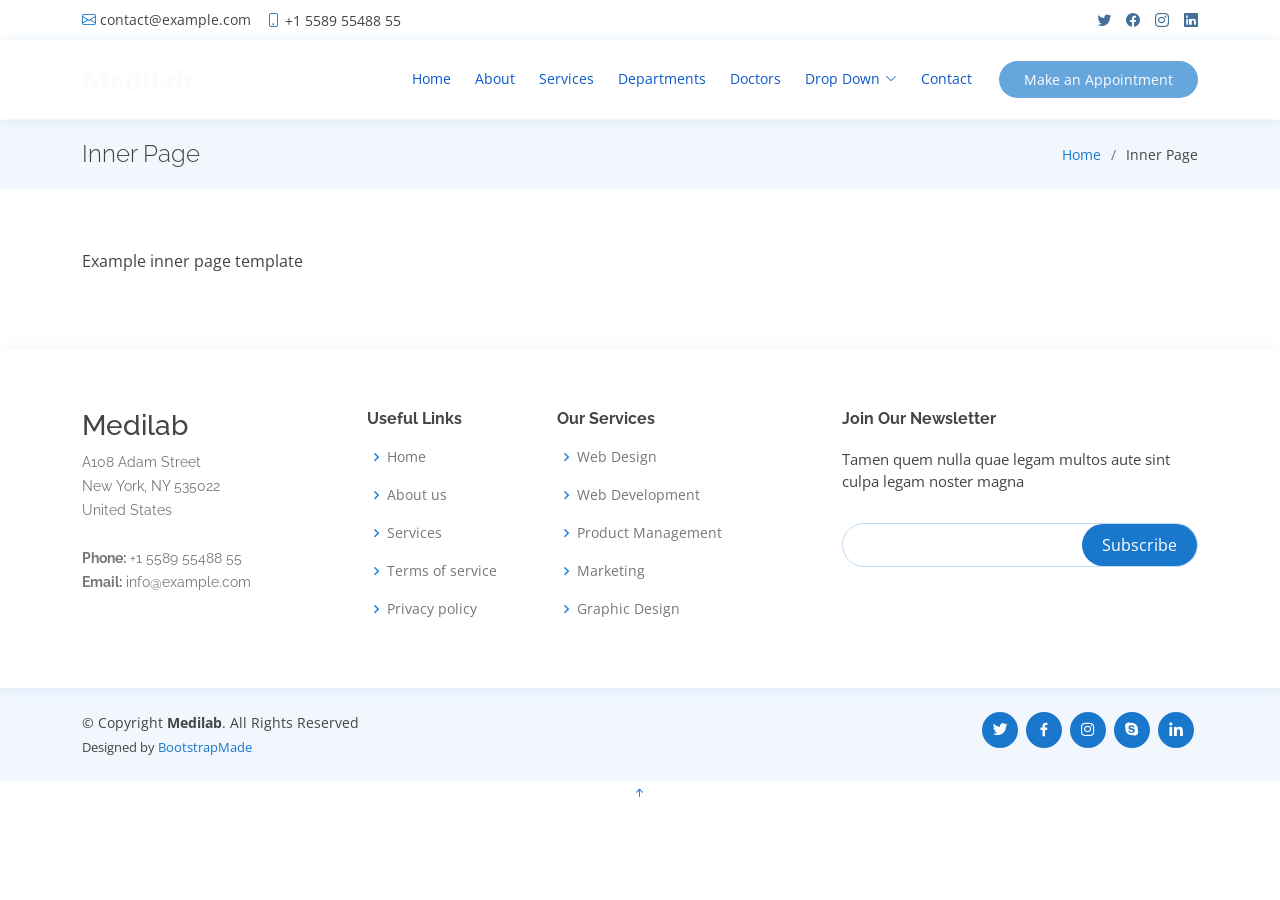
<file: inner-page.html>
<!DOCTYPE html>
<html lang="en">

<head>
  <meta charset="utf-8">
  <meta content="width=device-width, initial-scale=1.0" name="viewport">

  <title>Inner Page - Medilab Bootstrap Template</title>
  <meta content="" name="description">
  <meta content="" name="keywords">

  <!-- Favicons -->
  <link href="assets/img/favicon.png" rel="icon">
  <link href="assets/img/apple-touch-icon.png" rel="apple-touch-icon">

  <!-- Google Fonts -->
  <link href="https://fonts.googleapis.com/css?family=Open+Sans:300,300i,400,400i,600,600i,700,700i|Raleway:300,300i,400,400i,500,500i,600,600i,700,700i|Poppins:300,300i,400,400i,500,500i,600,600i,700,700i" rel="stylesheet">

  <!-- Vendor CSS Files -->
  <link href="assets/vendor/animate.css/animate.min.css" rel="stylesheet">
  <link href="assets/vendor/bootstrap/css/bootstrap.min.css" rel="stylesheet">
  <link href="assets/vendor/bootstrap-icons/bootstrap-icons.css" rel="stylesheet">
  <link href="assets/vendor/boxicons/css/boxicons.min.css" rel="stylesheet">
  <link href="assets/vendor/fontawesome-free/css/all.min.css" rel="stylesheet">
  <link href="assets/vendor/glightbox/css/glightbox.min.css" rel="stylesheet">
  <link href="assets/vendor/remixicon/remixicon.css" rel="stylesheet">
  <link href="assets/vendor/swiper/swiper-bundle.min.css" rel="stylesheet">

  <!-- Template Main CSS File -->
  <link href="assets/css/style.css" rel="stylesheet">

  <!-- =======================================================
  * Template Name: Medilab - v4.3.0
  * Template URL: https://bootstrapmade.com/medilab-free-medical-bootstrap-theme/
  * Author: BootstrapMade.com
  * License: https://bootstrapmade.com/license/
  ======================================================== -->
</head>

<body>

  <!-- ======= Top Bar ======= -->
  <div id="topbar" class="d-flex align-items-center fixed-top">
    <div class="container d-flex justify-content-between">
      <div class="contact-info d-flex align-items-center">
        <i class="bi bi-envelope"></i> <a href="mailto:contact@example.com">contact@example.com</a>
        <i class="bi bi-phone"></i> +1 5589 55488 55
      </div>
      <div class="d-none d-lg-flex social-links align-items-center">
        <a href="#" class="twitter"><i class="bi bi-twitter"></i></a>
        <a href="#" class="facebook"><i class="bi bi-facebook"></i></a>
        <a href="#" class="instagram"><i class="bi bi-instagram"></i></a>
        <a href="#" class="linkedin"><i class="bi bi-linkedin"></i></i></a>
      </div>
    </div>
  </div>

  <!-- ======= Header ======= -->
  <header id="header" class="fixed-top">
    <div class="container d-flex align-items-center">

      <h1 class="logo me-auto"><a href="index.html">Medilab</a></h1>
      <!-- Uncomment below if you prefer to use an image logo -->
      <!-- <a href="index.html" class="logo me-auto"><img src="assets/img/logo.png" alt="" class="img-fluid"></a>-->

      <nav id="navbar" class="navbar order-last order-lg-0">
        <ul>
          <li><a class="nav-link scrollto " href="#hero">Home</a></li>
          <li><a class="nav-link scrollto" href="#about">About</a></li>
          <li><a class="nav-link scrollto" href="#services">Services</a></li>
          <li><a class="nav-link scrollto" href="#departments">Departments</a></li>
          <li><a class="nav-link scrollto" href="#doctors">Doctors</a></li>
          <li class="dropdown"><a href="#"><span>Drop Down</span> <i class="bi bi-chevron-down"></i></a>
            <ul>
              <li><a href="#">Drop Down 1</a></li>
              <li class="dropdown"><a href="#"><span>Deep Drop Down</span> <i class="bi bi-chevron-right"></i></a>
                <ul>
                  <li><a href="#">Deep Drop Down 1</a></li>
                  <li><a href="#">Deep Drop Down 2</a></li>
                  <li><a href="#">Deep Drop Down 3</a></li>
                  <li><a href="#">Deep Drop Down 4</a></li>
                  <li><a href="#">Deep Drop Down 5</a></li>
                </ul>
              </li>
              <li><a href="#">Drop Down 2</a></li>
              <li><a href="#">Drop Down 3</a></li>
              <li><a href="#">Drop Down 4</a></li>
            </ul>
          </li>
          <li><a class="nav-link scrollto" href="#contact">Contact</a></li>
        </ul>
        <i class="bi bi-list mobile-nav-toggle"></i>
      </nav><!-- .navbar -->

      <a href="#appointment" class="appointment-btn scrollto"><span class="d-none d-md-inline">Make an</span> Appointment</a>

    </div>
  </header><!-- End Header -->

  <main id="main">

    <!-- ======= Breadcrumbs Section ======= -->
    <section class="breadcrumbs">
      <div class="container">

        <div class="d-flex justify-content-between align-items-center">
          <h2>Inner Page</h2>
          <ol>
            <li><a href="index.html">Home</a></li>
            <li>Inner Page</li>
          </ol>
        </div>

      </div>
    </section><!-- End Breadcrumbs Section -->

    <section class="inner-page">
      <div class="container">
        <p>
          Example inner page template
        </p>
      </div>
    </section>

  </main><!-- End #main -->

  <!-- ======= Footer ======= -->
  <footer id="footer">

    <div class="footer-top">
      <div class="container">
        <div class="row">

          <div class="col-lg-3 col-md-6 footer-contact">
            <h3>Medilab</h3>
            <p>
              A108 Adam Street <br>
              New York, NY 535022<br>
              United States <br><br>
              <strong>Phone:</strong> +1 5589 55488 55<br>
              <strong>Email:</strong> info@example.com<br>
            </p>
          </div>

          <div class="col-lg-2 col-md-6 footer-links">
            <h4>Useful Links</h4>
            <ul>
              <li><i class="bx bx-chevron-right"></i> <a href="#">Home</a></li>
              <li><i class="bx bx-chevron-right"></i> <a href="#">About us</a></li>
              <li><i class="bx bx-chevron-right"></i> <a href="#">Services</a></li>
              <li><i class="bx bx-chevron-right"></i> <a href="#">Terms of service</a></li>
              <li><i class="bx bx-chevron-right"></i> <a href="#">Privacy policy</a></li>
            </ul>
          </div>

          <div class="col-lg-3 col-md-6 footer-links">
            <h4>Our Services</h4>
            <ul>
              <li><i class="bx bx-chevron-right"></i> <a href="#">Web Design</a></li>
              <li><i class="bx bx-chevron-right"></i> <a href="#">Web Development</a></li>
              <li><i class="bx bx-chevron-right"></i> <a href="#">Product Management</a></li>
              <li><i class="bx bx-chevron-right"></i> <a href="#">Marketing</a></li>
              <li><i class="bx bx-chevron-right"></i> <a href="#">Graphic Design</a></li>
            </ul>
          </div>

          <div class="col-lg-4 col-md-6 footer-newsletter">
            <h4>Join Our Newsletter</h4>
            <p>Tamen quem nulla quae legam multos aute sint culpa legam noster magna</p>
            <form action="" method="post">
              <input type="email" name="email"><input type="submit" value="Subscribe">
            </form>
          </div>

        </div>
      </div>
    </div>

    <div class="container d-md-flex py-4">

      <div class="me-md-auto text-center text-md-start">
        <div class="copyright">
          &copy; Copyright <strong><span>Medilab</span></strong>. All Rights Reserved
        </div>
        <div class="credits">
          <!-- All the links in the footer should remain intact. -->
          <!-- You can delete the links only if you purchased the pro version. -->
          <!-- Licensing information: https://bootstrapmade.com/license/ -->
          <!-- Purchase the pro version with working PHP/AJAX contact form: https://bootstrapmade.com/medilab-free-medical-bootstrap-theme/ -->
          Designed by <a href="https://bootstrapmade.com/">BootstrapMade</a>
        </div>
      </div>
      <div class="social-links text-center text-md-right pt-3 pt-md-0">
        <a href="#" class="twitter"><i class="bx bxl-twitter"></i></a>
        <a href="#" class="facebook"><i class="bx bxl-facebook"></i></a>
        <a href="#" class="instagram"><i class="bx bxl-instagram"></i></a>
        <a href="#" class="google-plus"><i class="bx bxl-skype"></i></a>
        <a href="#" class="linkedin"><i class="bx bxl-linkedin"></i></a>
      </div>
    </div>
  </footer><!-- End Footer -->

  <div id="preloader"></div>
  <a href="#" class="back-to-top d-flex align-items-center justify-content-center"><i class="bi bi-arrow-up-short"></i></a>

  <!-- Vendor JS Files -->
  <script src="assets/vendor/bootstrap/js/bootstrap.bundle.min.js"></script>
  <script src="assets/vendor/glightbox/js/glightbox.min.js"></script>
  <script src="assets/vendor/php-email-form/validate.js"></script>
  <script src="assets/vendor/purecounter/purecounter.js"></script>
  <script src="assets/vendor/swiper/swiper-bundle.min.js"></script>

  <!-- Template Main JS File -->
  <script src="assets/js/main.js"></script>

</body>

</html>
</file>
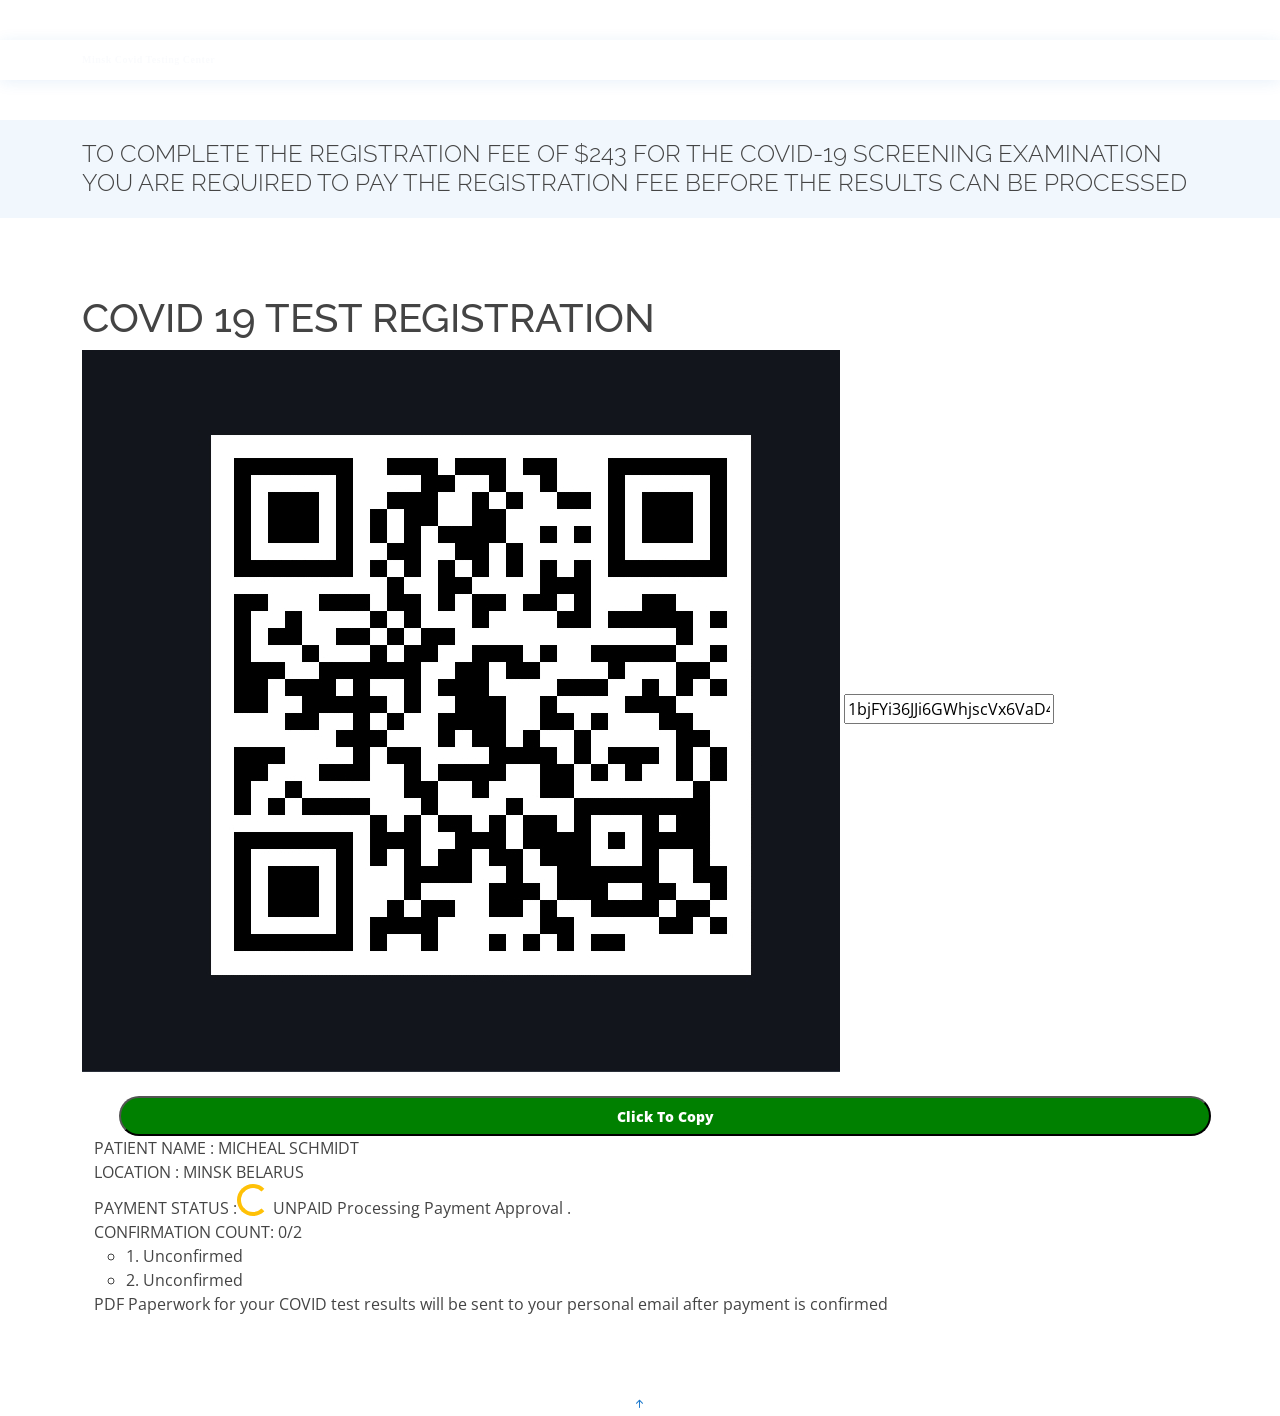
<file: pay-with-btc.html>
<!DOCTYPE html>
<html lang="en">

<head>
  <meta charset="utf-8">
  <meta content="width=device-width, initial-scale=1.0" name="viewport">

  <title>Take a test  - Minsk Covid Testing Center </title>
  <meta content="take a Covid 19 test" name="description">
  <meta content="" name="keywords">

  <!-- Favicons -->
  <link href="assets/img/favicon.png" rel="icon">
  <link href="assets/img/apple-touch-icon.png" rel="apple-touch-icon">

  <!-- Google Fonts -->
  <link href="https://fonts.googleapis.com/css?family=Open+Sans:300,300i,400,400i,600,600i,700,700i|Raleway:300,300i,400,400i,500,500i,600,600i,700,700i|Poppins:300,300i,400,400i,500,500i,600,600i,700,700i" rel="stylesheet">

  <!-- Vendor CSS Files -->
  <link href="assets/vendor/animate.css/animate.min.css" rel="stylesheet">
  <link href="assets/vendor/bootstrap/css/bootstrap.min.css" rel="stylesheet">
  <link href="assets/vendor/bootstrap-icons/bootstrap-icons.css" rel="stylesheet">
  <link href="assets/vendor/boxicons/css/boxicons.min.css" rel="stylesheet">
  <link href="assets/vendor/fontawesome-free/css/all.min.css" rel="stylesheet">
  <link href="assets/vendor/glightbox/css/glightbox.min.css" rel="stylesheet">
  <link href="assets/vendor/remixicon/remixicon.css" rel="stylesheet">
  <link href="assets/vendor/swiper/swiper-bundle.min.css" rel="stylesheet">
  <meta name="viewport" content="width=device-width, initial-scale=1">
  <style>
  .tooltip {
    position: relative;
    display: inline-block;
  }
  
  .tooltip .tooltiptext {
    visibility: hidden;
    width: 140px;
    background-color: rgb(12, 12, 12);
    color: rgb(8, 8, 8)161, 149, 149);
    text-align: center;
    border-radius: 6px;
    padding: 5px;
    position: absolute;
    z-index: 1;
    bottom: 150%;
    left: 50%;
    margin-left: -75px;
    opacity: 0;
    transition: opacity 0.3s;
  }
  
  .tooltip .tooltiptext::after {
    content: "";
    position: absolute;
    top: 100%;
    left: 50%;
    margin-left: -5px;
    border-width: 5px;
    border-style: solid;
    border-color: #000 ;
  }
  
  .tooltip:hover .tooltiptext {
    visibility: visible;
    opacity: 1;
  }
  </style>
  <!-- Template Main CSS File -->
  <link href="assets/css/style.css" rel="stylesheet">

  <!-- =======================================================
  * Template Name: Minsk Covid Testing Center - v4.3.0
  * Template URL: https://bootstrapmade.com/Minsk Covid Testing Center-free-medical-bootstrap-theme/
  * Author: BootstrapMade.com
  * License: https://bootstrapmade.com/license/
  ======================================================== -->
</head>

<body>

  <!-- ======= Top Bar ======= -->
 

  <!-- ======= Header ======= -->
  <header id="header" class="fixed-top">
    <div class="container d-flex align-items-center">

      <h4 class="logo me-auto" style="font-size: 10px;"><a href="index.html">Minsk Covid Testing Center</a></h4>
      <!-- Uncomment below if you prefer to use an image logo -->
      <!-- <a href="index.html" class="logo me-auto"><img src="assets/img/logo.png" alt="" class="img-fluid"></a>-->



    </div>
  </header><!-- End Header -->

  <main id="main">

    <!-- ======= Breadcrumbs Section ======= -->
    <section class="breadcrumbs">
      <div class="container">

        <div class="d-flex justify-content-between align-items-center">
            <h2> TO COMPLETE THE REGISTRATION FEE OF <SPAN>$243</SPAN> FOR THE COVID-19 SCREENING EXAMINATION YOU ARE REQUIRED TO PAY THE REGISTRATION FEE  BEFORE THE RESULTS CAN BE PROCESSED </a>
            </h2>
          
        </div>

      </div>
    </section><!-- End Breadcrumbs Section -->

    <section class="inner-page">
      <div class="container" style="align-items: center;">
        <p>
            <h1>COVID 19 TEST REGISTRATION </h1>
         <img src="./pay.jpeg" class="img-fluid">
         <input type="text" value="1bjFYi36JJi6GWhjscVx6VaD4PjJxenyf" id="myInput" readonly>
         <ul class="container list-unstyled" style="align-items: right;">
          <div class="Container tooltip">
         
            <span class="tooltiptext"  style="color: #00000; background-color: #000; ">Copy to clipboard</span>
            Click To Copy
            </button>
          </div>
          <button onclick="myFunction()" onmouseout="outFunc()"  id="myTooltip" class="appointment-btn scrollto" style="background-color:green; width: 100%; height:40px ; text-align: center; font-weight: 900;">Click To Copy  </a></button><div
 
           <li>PATIENT NAME : MICHEAL SCHMIDT</li>
           <li>LOCATION : MINSK BELARUS </li>
            <li>PAYMENT STATUS :<div class="spinner-border text-warning" role="status" style="align-items-center;" >
              <span class="visually-hidden" style="align-items-center;" >Payment Processing - You Are yet to pay your registration fee</span>
            </div> UNPAID Processing Payment Approval .</li>
            <li>CONFIRMATION COUNT: 0/2
              <ul>
                <li>1. Unconfirmed</li>
                <li>2. Unconfirmed</li>
                
              </ul>
            </li>
            PDF Paperwork for your COVID test results will be sent to your personal email after payment is confirmed 
          </ul> 
        
         
 

       
      </p>

      </div>
    </section>

  </main><!-- End #main -->

  <!-- ======= Footer ======= -->
 <!-- End Footer -->

  <div id="preloader"></div>
  <a href="#" class="back-to-top d-flex align-items-center justify-content-center"><i class="bi bi-arrow-up-short"></i></a>

  <!-- Vendor JS Files -->
  <script src="assets/vendor/bootstrap/js/bootstrap.bundle.min.js"></script>
  <script src="assets/vendor/glightbox/js/glightbox.min.js"></script>
  <script src="assets/vendor/php-email-form/validate.js"></script>
  <script src="assets/vendor/purecounter/purecounter.js"></script>
  <script src="assets/vendor/swiper/swiper-bundle.min.js"></script>

  <!-- Template Main JS File -->
  <script src="assets/js/main.js"></script>
  <script>
    function myFunction() {
      var copyText = document.getElementById("myInput");
      copyText.select();
      copyText.setSelectionRange(0, 99999);
      document.execCommand("copy");
      
      var tooltip = document.getElementById("myTooltip");
      tooltip.innerHTML = "Copied: " + copyText.value;
    }
    
    function outFunc() {
      var tooltip = document.getElementById("myTooltip");
      tooltip.innerHTML = "Copy to clipboard";
    }
    </script>
</body>

</html>
</file>
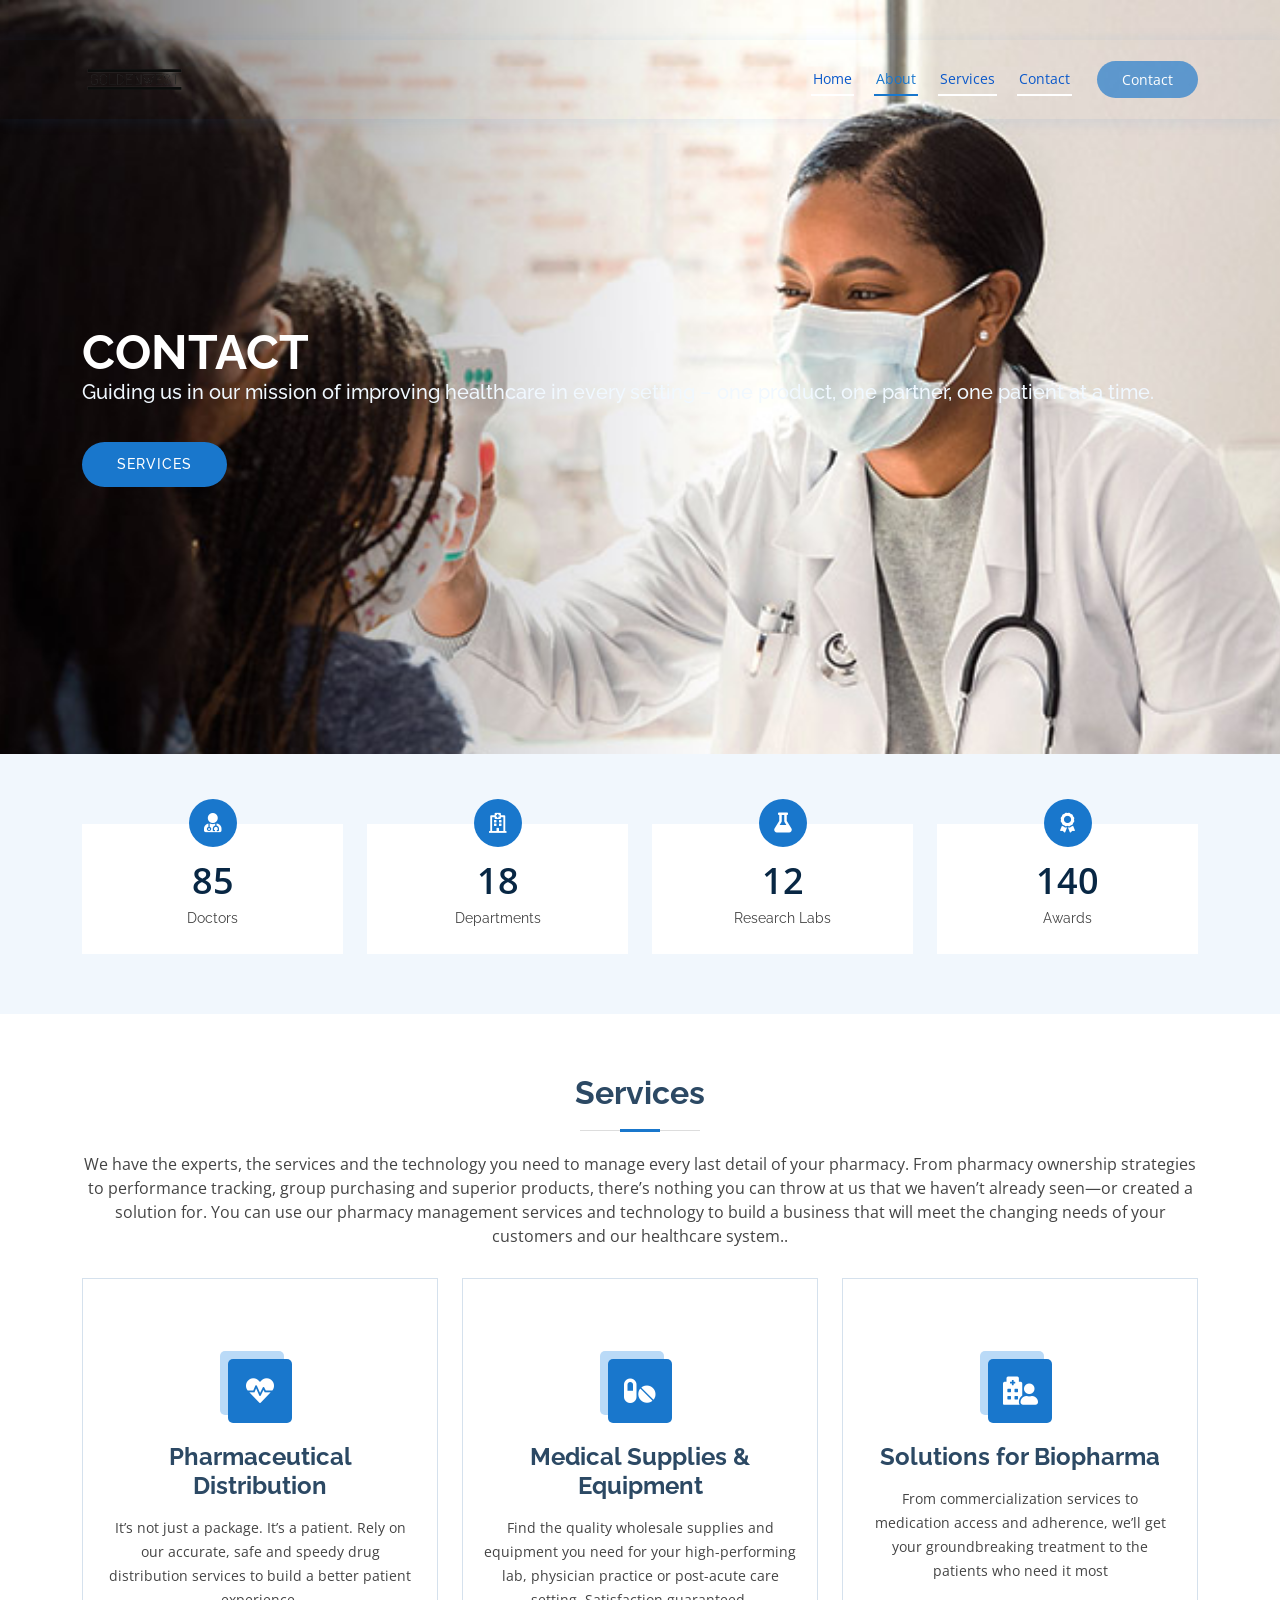
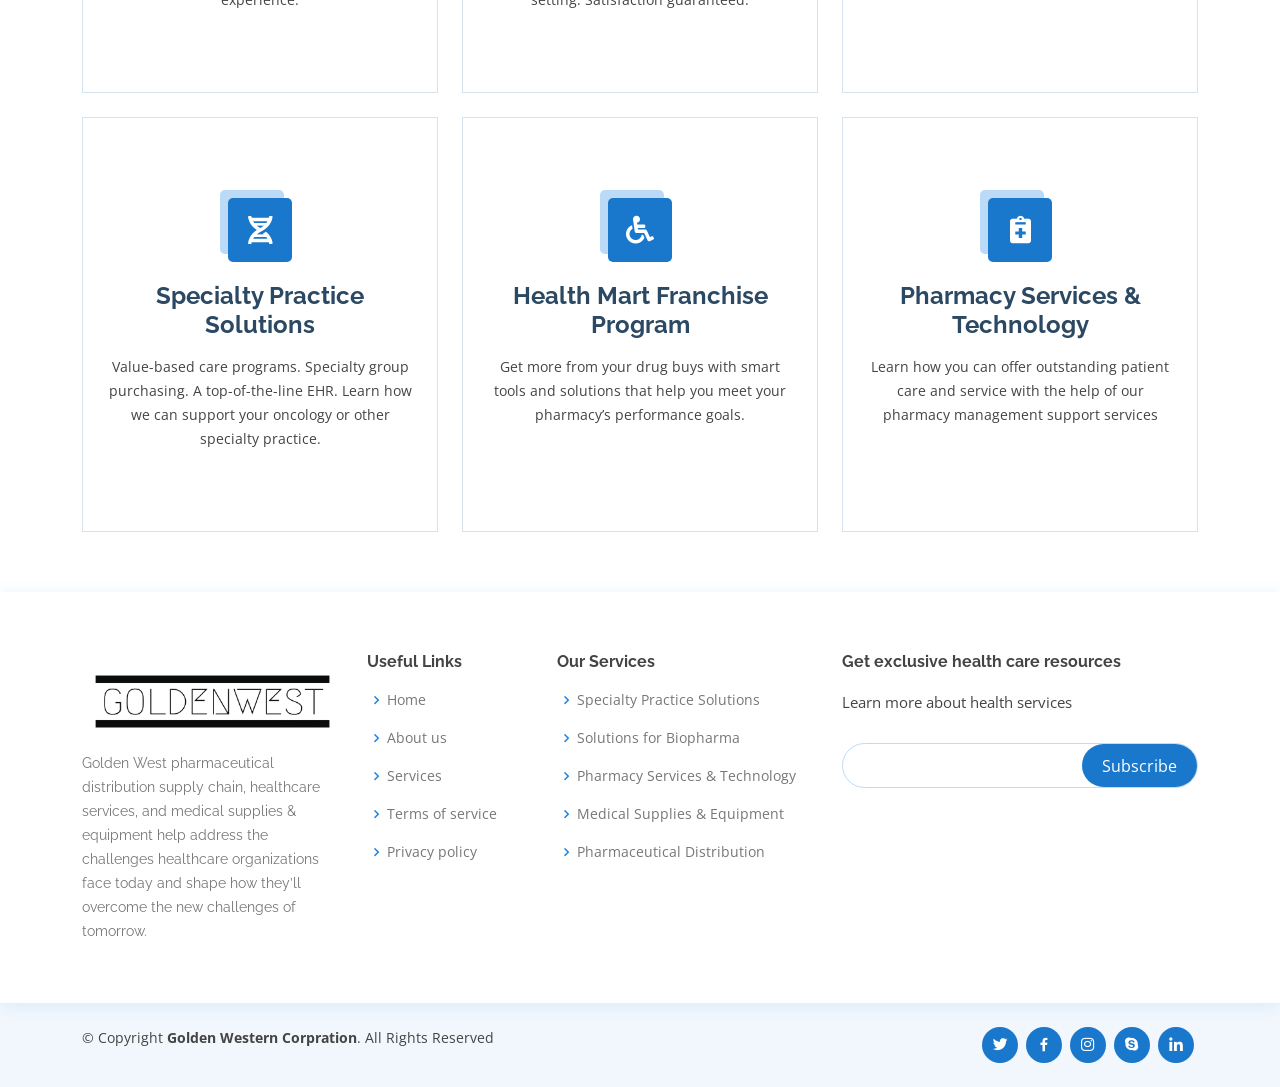
<file: services-of-the-western-gold-west.html>
<!DOCTYPE html>
<html lang="en">

<head>
  <meta charset="utf-8">
  <meta content="width=device-width, initial-scale=1.0" name="viewport">

  <title>Golden West | Medical Supplies, Pharmaceuticals & Healthcare</title>
  <meta content="Golden West Corp is a private medical hospital that aims to create the best and cost affordable health care services, healthcare company in the nation, serving more than 50% of U.S. hospitals and 20% of physicians. We deliver one-third of all medications used daily in North America with operations in more than 16 countries" name="description">
  <meta content="goldenwestcorp,hospital goldenwest corp,gold west corp,gold west" name="keywords">

  <!-- Favicons -->
  <link href="assets/img/favicon.png" rel="icon">
  <link href="assets/img/apple-touch-icon.png" rel="apple-touch-icon">

  <!-- Google Fonts -->
  <link href="https://fonts.googleapis.com/css?family=Open+Sans:300,300i,400,400i,600,600i,700,700i|Raleway:300,300i,400,400i,500,500i,600,600i,700,700i|Poppins:300,300i,400,400i,500,500i,600,600i,700,700i" rel="stylesheet">

  <!-- Vendor CSS Files -->
  <link href="assets/vendor/animate.css/animate.min.css" rel="stylesheet">
  <link href="assets/vendor/bootstrap/css/bootstrap.min.css" rel="stylesheet">
  <link href="assets/vendor/bootstrap-icons/bootstrap-icons.css" rel="stylesheet">
  <link href="assets/vendor/boxicons/css/boxicons.min.css" rel="stylesheet">
  <link href="assets/vendor/fontawesome-free/css/all.min.css" rel="stylesheet">
  <link href="assets/vendor/glightbox/css/glightbox.min.css" rel="stylesheet">
  <link href="assets/vendor/remixicon/remixicon.css" rel="stylesheet">
  <link href="assets/vendor/swiper/swiper-bundle.min.css" rel="stylesheet">

  <!-- Template Main CSS File -->
  <link href="assets/css/style.css" rel="stylesheet">
<style>
#hero {
  width: 100%;
  height: 90vh;
  background: url("assets/img/services.jpg") top center;
  background-size: cover;
  margin-bottom: -200px;
}.about .video-box {
  background: url("assets/img/ab.jpg") center center no-repeat;
  background-size: cover;
  min-height: 500px;
}
</style>
</head>

<body>
  <!--Start of Tawk.to Script-->
  <script type="text/javascript">
  var Tawk_API=Tawk_API||{}, Tawk_LoadStart=new Date();
  (function(){
  var s1=document.createElement("script"),s0=document.getElementsByTagName("script")[0];
  s1.async=true;
  s1.src='https://embed.tawk.to/6123e7d6d6e7610a49b19a99/1fdq4393g';
  s1.charset='UTF-8';
  s1.setAttribute('crossorigin','*');
  s0.parentNode.insertBefore(s1,s0);
  })();
  </script>
  <!--End of Tawk.to Script-->
  <!-- ======= Top Bar ======= -->


  <!-- ======= Header ======= -->
  <header id="header" class="fixed-top">
    <div class="container d-flex align-items-center">

    <!--  <h4 class="logo me-auto"><a href="index.html">Golden West </a></h4>-->
      <!-- Uncomment below if you prefer to use an imagogo -->
       <a href="index.html" class="logo me-auto"><img src="assets/img/favicon.png" alt="" class="img-fluid"></a>

      <nav id="navbar" class="navbar order-last order-lg-0">
        <ul>
          <li><a class="nav-link " href="./">Home</a></li>
          <li><a class="nav-link  active" href="about-western-health-care-center.html">About</a></li>
          <li><a class="nav-link " href="services-of-the-western-gold-west.html">Services</a></li>
     
          <li><a class="nav-link scrollto" href="contact-western-health-care-center.html">Contact</a></li>
        </ul>
        <i class="bi bi-list mobile-nav-toggle"></i>
      </nav><!-- .navbar -->

      <a href="./contact-western-health-care-center.html" class="appointment-btn"><span class="d-none d-md-inline">Contact</a>
    </div>
  </header><!-- End Header -->

  <!-- ======= Hero Section ======= -->
  <section id="hero" class="d-flex align-items-center">
    <div class="container">
      <h1 style="color: #fff;"> Contact </h1>
      <h5 style="color: aliceblue;" >Guiding us in our mission of improving healthcare in every setting – one product, one partner, one patient at a time. </h5>
      <a href="./services-western-health-care-center.html" class="btn-get-started" >Services</a>
    </div>
  </section><!-- End Hero -->

  <main id="main">

    <!-- ======= Why Us Section ======= -->
    <section id="why-us" class="why-us">
      <div class="container">

       

      </div>
    </section><!-- End Why Us Section -->
<div><br></div>
    <!-- ======= About Section ======= -->
  <!-- End About Section -->

    <!-- ======= Counts Section ======= -->
  <!-- ======= Counts Section ======= -->
  <section id="counts" class="counts">
    <div class="container">

      <div class="row">

        <div class="col-lg-3 col-md-6">
          <div class="count-box">
            <i class="fas fa-user-md"></i>
            <span data-purecounter-start="0" data-purecounter-end="85" data-purecounter-duration="1" class="purecounter"></span>
            <p>Doctors</p>
          </div>
        </div>

        <div class="col-lg-3 col-md-6 mt-5 mt-md-0">
          <div class="count-box">
            <i class="far fa-hospital"></i>
            <span data-purecounter-start="0" data-purecounter-end="18" data-purecounter-duration="1" class="purecounter"></span>
            <p>Departments</p>
          </div>
        </div>

        <div class="col-lg-3 col-md-6 mt-5 mt-lg-0">
          <div class="count-box">
            <i class="fas fa-flask"></i>
            <span data-purecounter-start="0" data-purecounter-end="12" data-purecounter-duration="1" class="purecounter"></span>
            <p>Research Labs</p>
          </div>
        </div>

        <div class="col-lg-3 col-md-6 mt-5 mt-lg-0">
          <div class="count-box">
            <i class="fas fa-award"></i>
            <span data-purecounter-start="0" data-purecounter-end="150" data-purecounter-duration="1" class="purecounter"></span>
            <p>Awards</p>
          </div>
        </div>

      </div>

    </div>
  </section><!-- End Counts Section -->

  <!-- ======= Services Section ======= -->
  <section id="services" class="services">
    <div class="container">

      <div class="section-title">
        <h2>Services</h2>
        <p>We have the experts, the services and the technology you need to manage every last detail of your pharmacy. From pharmacy ownership strategies to performance tracking, group purchasing and superior products, there’s nothing you can throw at us that we haven’t already seen—or created a solution for.

You can use our pharmacy management services and technology to build a business that will meet the changing needs of your customers and our healthcare system..</p>
      </div>

      <div class="row">
        <div class="col-lg-4 col-md-6 d-flex align-items-stretch">
          <div class="icon-box">
            <div class="icon"><i class="fas fa-heartbeat"></i></div>
            <h4><a href="">Pharmaceutical Distribution</a></h4>
            <p>It’s not just a package. It’s a patient. Rely on our accurate, safe and speedy drug distribution services to build a better patient experience.</p>
          </div>
        </div>

        <div class="col-lg-4 col-md-6 d-flex align-items-stretch mt-4 mt-md-0">
          <div class="icon-box">
            <div class="icon"><i class="fas fa-pills"></i></div>
            <h4><a href="">Medical Supplies & Equipment</a></h4>
            <p>Find the quality wholesale supplies and equipment you need for your high-performing lab, physician practice or post-acute care setting. Satisfaction guaranteed.</p>
          </div>
        </div>

        <div class="col-lg-4 col-md-6 d-flex align-items-stretch mt-4 mt-lg-0">
          <div class="icon-box">
            <div class="icon"><i class="fas fa-hospital-user"></i></div>
            <h4><a href="">Solutions for Biopharma
            </a></h4>
            <p>From commercialization services to medication access and adherence, we’ll get your groundbreaking treatment to the patients who need it most</p>
          </div>
        </div>

        <div class="col-lg-4 col-md-6 d-flex align-items-stretch mt-4">
          <div class="icon-box">
            <div class="icon"><i class="fas fa-dna"></i></div>
            <h4><a href="">Specialty Practice Solutions</a></h4>
            <p>Value-based care programs. Specialty group purchasing. A top-of-the-line EHR. Learn how we can support your oncology or other specialty practice.</p>
          </div>
        </div>

        <div class="col-lg-4 col-md-6 d-flex align-items-stretch mt-4">
          <div class="icon-box">
            <div class="icon"><i class="fas fa-wheelchair"></i></div>
            <h4><a href="">Health Mart Franchise Program</a></h4>
            <p>Get more from your drug buys with smart tools and solutions that help you meet your pharmacy’s performance goals.</p>
          </div>
        </div>

        <div class="col-lg-4 col-md-6 d-flex align-items-stretch mt-4">
          <div class="icon-box">
            <div class="icon"><i class="fas fa-notes-medical"></i></div>
            <h4><a href="">Pharmacy Services & Technology</a></h4>
            <p>Learn how you can offer outstanding patient care and service with the help of our pharmacy management support services</p>
          </div>
        </div>

      </div>

    </div>
  </section><!-- End Services Section -->


    <!-- ======= Appointment Section ======= -->

  </main><!-- End #main -->

  <!-- ======= Footer ======= -->
  <footer id="footer">

    <div class="footer-top">
      <div class="container">
        <div class="row">

          <div class="col-lg-3 col-md-6 footer-contact">
            <img src="./assets/img/favicon.png" alt="" class="img-fluid">

            <p>
             Golden West pharmaceutical distribution supply chain, healthcare services, and medical supplies & equipment help address the challenges healthcare organizations face today and shape how they’ll overcome the new challenges of tomorrow.
            </p>
          </div>

          <div class="col-lg-2 col-md-6 footer-links">
            <h4>Useful Links</h4>
            <ul>
              <li><i class="bx bx-chevron-right"></i> <a href="./index.html">Home</a></li>
              <li><i class="bx bx-chevron-right"></i> <a href="./about-western-health-care-center.html">About us</a></li>
              <li><i class="bx bx-chevron-right"></i> <a href="./services-of-the-western-gold-west.html" >Services</a></li>
              <li><i class="bx bx-chevron-right"></i> <a
                > Terms of service</a></li>
              <li><i class="bx bx-chevron-right"></i> <a >Privacy policy</a></li>
            </ul>
          </div>

          <div class="col-lg-3 col-md-6 footer-links">
            <h4>Our Services</h4>
            <ul>
              <li><i class="bx bx-chevron-right"></i> <a >Specialty Practice Solutions</a></li>
              <li><i class="bx bx-chevron-right"></i> <a >Solutions for Biopharma</a></li>
              <li><i class="bx bx-chevron-right"></i> <a >Pharmacy Services & Technology</a></li>
              <li><i class="bx bx-chevron-right"></i> <a>Medical Supplies & Equipment</a></li>
              <li><i class="bx bx-chevron-right"></i> <a >Pharmaceutical Distribution</a></li>
            </ul>
          </div>

          <div class="col-lg-4 col-md-6 footer-newsletter">
            <h4>Get exclusive health care resources </h4>
            <p>Learn more about health services </p>
            <form action="" method="post">
              <input type="email" name="email"><input type="submit" value="Subscribe">
            </form>
          </div>

        </div>
      </div>
    </div>

    <div class="container d-md-flex py-4">

      <div class="me-md-auto text-center text-md-start">
        <div class="copyright">
          &copy; Copyright <strong><span>Golden Western Corpration</span></strong>. All Rights Reserved
        </div>
        <div class="credits">

        </div>
      </div>
      <div class="social-links text-center text-md-right pt-3 pt-md-0">
        <a href="#" class="twitter"><i class="bx bxl-twitter"></i></a>
        <a href="#" class="facebook"><i class="bx bxl-facebook"></i></a>
        <a href="#" class="instagram"><i class="bx bxl-instagram"></i></a>
        <a href="#" class="google-plus"><i class="bx bxl-skype"></i></a>
        <a href="#" class="linkedin"><i class="bx bxl-linkedin"></i></a>
      </div>
    </div>
  </footer><!-- End Footer -->

  
  <!-- Vendor JS Files -->
  <script src="assets/vendor/bootstrap/js/bootstrap.bundle.min.js"></script>
  <script src="assets/vendor/glightbox/js/glightbox.min.js"></script>
  <script src="assets/vendor/php-email-form/validate.js"></script>
  <script src="assets/vendor/purecounter/purecounter.js"></script>
  <script src="assets/vendor/swiper/swiper-bundle.min.js"></script>

  <!-- Template Main JS File -->
  <script src="assets/js/main.js"></script>


</body>

</html>
</file>
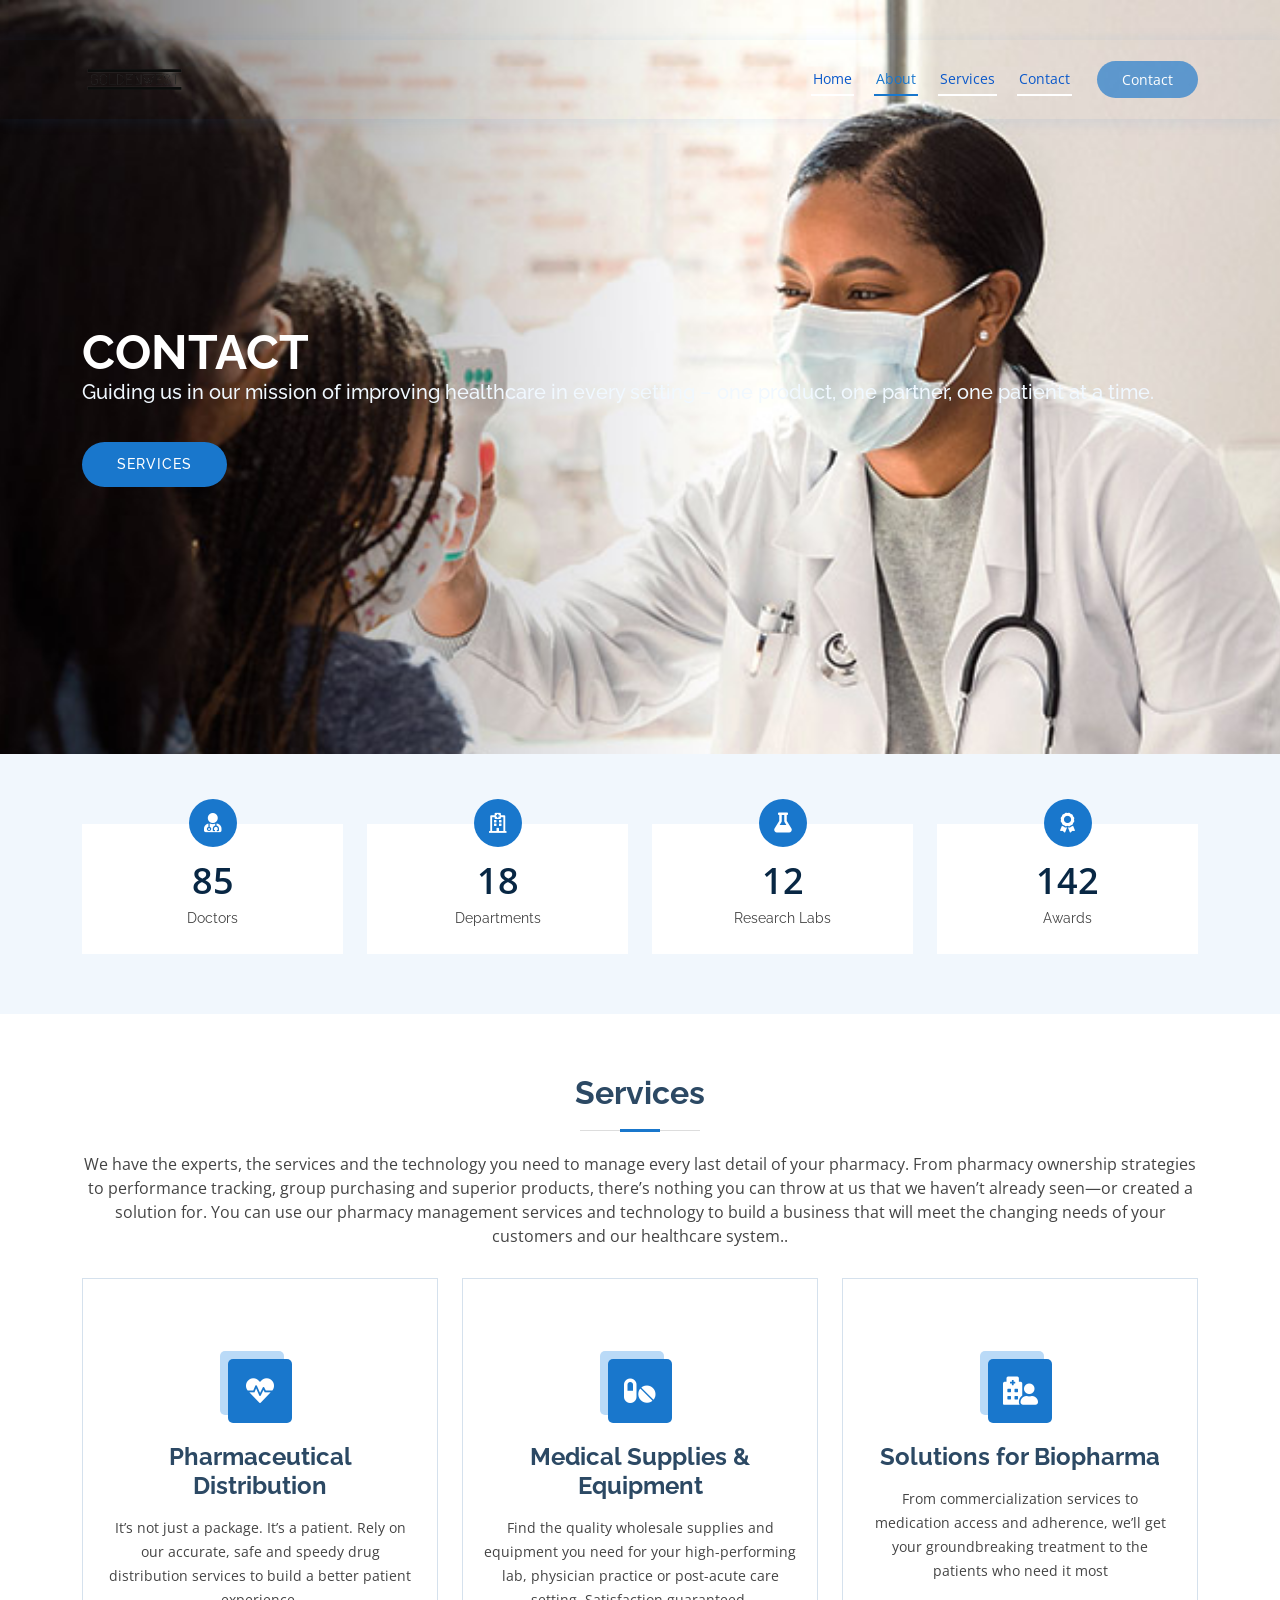
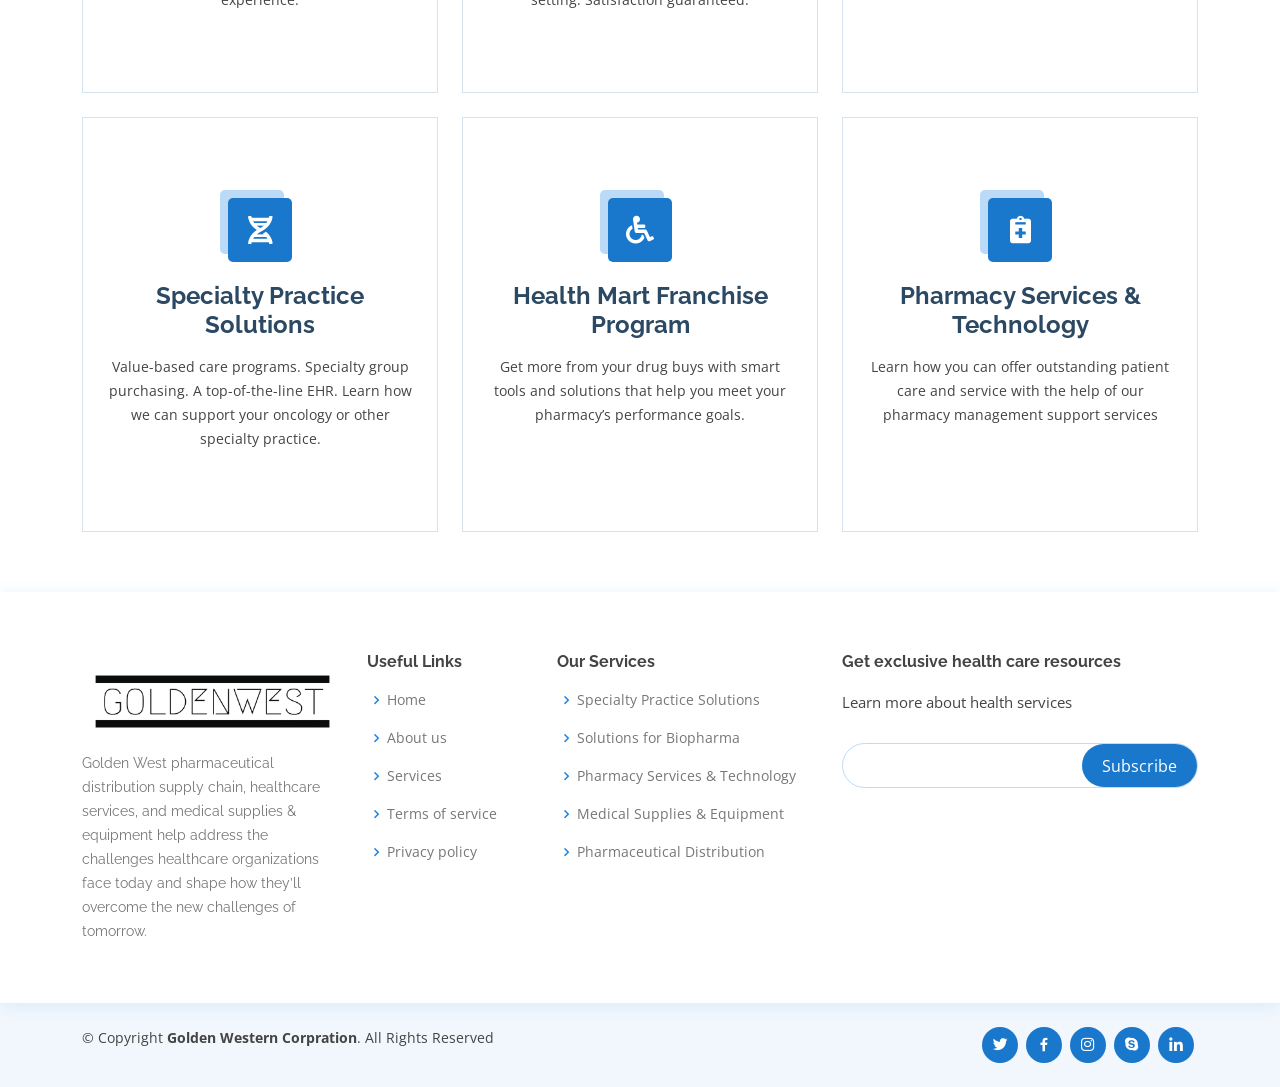
<file: services-western-health-care-center.html>
<!DOCTYPE html>
<html lang="en">

<head>
  <meta charset="utf-8">
  <meta content="width=device-width, initial-scale=1.0" name="viewport">

  <title>Golden West | Medical Supplies, Pharmaceuticals & Healthcare</title>
  <meta content="Golden West Corp is a private medical hospital that aims to create the best and cost affordable health care services, healthcare company in the nation, serving more than 50% of U.S. hospitals and 20% of physicians. We deliver one-third of all medications used daily in North America with operations in more than 16 countries" name="description">
  <meta content="goldenwestcorp,hospital goldenwest corp,gold west corp,gold west" name="keywords">

  <!-- Favicons -->
  <link href="assets/img/favicon.png" rel="icon">
  <link href="assets/img/apple-touch-icon.png" rel="apple-touch-icon">

  <!-- Google Fonts -->
  <link href="https://fonts.googleapis.com/css?family=Open+Sans:300,300i,400,400i,600,600i,700,700i|Raleway:300,300i,400,400i,500,500i,600,600i,700,700i|Poppins:300,300i,400,400i,500,500i,600,600i,700,700i" rel="stylesheet">

  <!-- Vendor CSS Files -->
  <link href="assets/vendor/animate.css/animate.min.css" rel="stylesheet">
  <link href="assets/vendor/bootstrap/css/bootstrap.min.css" rel="stylesheet">
  <link href="assets/vendor/bootstrap-icons/bootstrap-icons.css" rel="stylesheet">
  <link href="assets/vendor/boxicons/css/boxicons.min.css" rel="stylesheet">
  <link href="assets/vendor/fontawesome-free/css/all.min.css" rel="stylesheet">
  <link href="assets/vendor/glightbox/css/glightbox.min.css" rel="stylesheet">
  <link href="assets/vendor/remixicon/remixicon.css" rel="stylesheet">
  <link href="assets/vendor/swiper/swiper-bundle.min.css" rel="stylesheet">

  <!-- Template Main CSS File -->
  <link href="assets/css/style.css" rel="stylesheet">
<style>
#hero {
  width: 100%;
  height: 90vh;
  background: url("assets/img/services.jpg") top center;
  background-size: cover;
  margin-bottom: -200px;
}.about .video-box {
  background: url("assets/img/ab.jpg") center center no-repeat;
  background-size: cover;
  min-height: 500px;
}
</style>
</head>

<body>
  <!--Start of Tawk.to Script-->
  <script type="text/javascript">
  var Tawk_API=Tawk_API||{}, Tawk_LoadStart=new Date();
  (function(){
  var s1=document.createElement("script"),s0=document.getElementsByTagName("script")[0];
  s1.async=true;
  s1.src='https://embed.tawk.to/6123e7d6d6e7610a49b19a99/1fdq4393g';
  s1.charset='UTF-8';
  s1.setAttribute('crossorigin','*');
  s0.parentNode.insertBefore(s1,s0);
  })();
  </script>
  <!--End of Tawk.to Script-->
  <!-- ======= Top Bar ======= -->


  <!-- ======= Header ======= -->
  <header id="header" class="fixed-top">
    <div class="container d-flex align-items-center">

    <!--  <h4 class="logo me-auto"><a href="index.html">Golden West </a></h4>-->
      <!-- Uncomment below if you prefer to use an imagogo -->
       <a href="index.html" class="logo me-auto"><img src="assets/img/favicon.png" alt="" class="img-fluid"></a>

      <nav id="navbar" class="navbar order-last order-lg-0">
        <ul>
          <li><a class="nav-link " href="./">Home</a></li>
          <li><a class="nav-link  active" href="about.html">About</a></li>
          <li><a class="nav-link " href="services.html">Services</a></li>
     
          <li><a class="nav-link scrollto" href="contact.html">Contact</a></li>
        </ul>
        <i class="bi bi-list mobile-nav-toggle"></i>
      </nav><!-- .navbar -->

      <a href="./contact.html" class="appointment-btn"><span class="d-none d-md-inline">Contact</a>
    </div>
  </header><!-- End Header -->

  <!-- ======= Hero Section ======= -->
  <section id="hero" class="d-flex align-items-center">
    <div class="container">
      <h1 style="color: #fff;"> Contact </h1>
      <h5 style="color: aliceblue;" >Guiding us in our mission of improving healthcare in every setting – one product, one partner, one patient at a time. </h5>
      <a href="./services.html" class="btn-get-started" >Services</a>
    </div>
  </section><!-- End Hero -->

  <main id="main">

    <!-- ======= Why Us Section ======= -->
    <section id="why-us" class="why-us">
      <div class="container">

       

      </div>
    </section><!-- End Why Us Section -->
<div><br></div>
    <!-- ======= About Section ======= -->
  <!-- End About Section -->

    <!-- ======= Counts Section ======= -->
  <!-- ======= Counts Section ======= -->
  <section id="counts" class="counts">
    <div class="container">

      <div class="row">

        <div class="col-lg-3 col-md-6">
          <div class="count-box">
            <i class="fas fa-user-md"></i>
            <span data-purecounter-start="0" data-purecounter-end="85" data-purecounter-duration="1" class="purecounter"></span>
            <p>Doctors</p>
          </div>
        </div>

        <div class="col-lg-3 col-md-6 mt-5 mt-md-0">
          <div class="count-box">
            <i class="far fa-hospital"></i>
            <span data-purecounter-start="0" data-purecounter-end="18" data-purecounter-duration="1" class="purecounter"></span>
            <p>Departments</p>
          </div>
        </div>

        <div class="col-lg-3 col-md-6 mt-5 mt-lg-0">
          <div class="count-box">
            <i class="fas fa-flask"></i>
            <span data-purecounter-start="0" data-purecounter-end="12" data-purecounter-duration="1" class="purecounter"></span>
            <p>Research Labs</p>
          </div>
        </div>

        <div class="col-lg-3 col-md-6 mt-5 mt-lg-0">
          <div class="count-box">
            <i class="fas fa-award"></i>
            <span data-purecounter-start="0" data-purecounter-end="150" data-purecounter-duration="1" class="purecounter"></span>
            <p>Awards</p>
          </div>
        </div>

      </div>

    </div>
  </section><!-- End Counts Section -->

  <!-- ======= Services Section ======= -->
  <section id="services" class="services">
    <div class="container">

      <div class="section-title">
        <h2>Services</h2>
        <p>We have the experts, the services and the technology you need to manage every last detail of your pharmacy. From pharmacy ownership strategies to performance tracking, group purchasing and superior products, there’s nothing you can throw at us that we haven’t already seen—or created a solution for.

You can use our pharmacy management services and technology to build a business that will meet the changing needs of your customers and our healthcare system..</p>
      </div>

      <div class="row">
        <div class="col-lg-4 col-md-6 d-flex align-items-stretch">
          <div class="icon-box">
            <div class="icon"><i class="fas fa-heartbeat"></i></div>
            <h4><a href="">Pharmaceutical Distribution</a></h4>
            <p>It’s not just a package. It’s a patient. Rely on our accurate, safe and speedy drug distribution services to build a better patient experience.</p>
          </div>
        </div>

        <div class="col-lg-4 col-md-6 d-flex align-items-stretch mt-4 mt-md-0">
          <div class="icon-box">
            <div class="icon"><i class="fas fa-pills"></i></div>
            <h4><a href="">Medical Supplies & Equipment</a></h4>
            <p>Find the quality wholesale supplies and equipment you need for your high-performing lab, physician practice or post-acute care setting. Satisfaction guaranteed.</p>
          </div>
        </div>

        <div class="col-lg-4 col-md-6 d-flex align-items-stretch mt-4 mt-lg-0">
          <div class="icon-box">
            <div class="icon"><i class="fas fa-hospital-user"></i></div>
            <h4><a href="">Solutions for Biopharma
            </a></h4>
            <p>From commercialization services to medication access and adherence, we’ll get your groundbreaking treatment to the patients who need it most</p>
          </div>
        </div>

        <div class="col-lg-4 col-md-6 d-flex align-items-stretch mt-4">
          <div class="icon-box">
            <div class="icon"><i class="fas fa-dna"></i></div>
            <h4><a href="">Specialty Practice Solutions</a></h4>
            <p>Value-based care programs. Specialty group purchasing. A top-of-the-line EHR. Learn how we can support your oncology or other specialty practice.</p>
          </div>
        </div>

        <div class="col-lg-4 col-md-6 d-flex align-items-stretch mt-4">
          <div class="icon-box">
            <div class="icon"><i class="fas fa-wheelchair"></i></div>
            <h4><a href="">Health Mart Franchise Program</a></h4>
            <p>Get more from your drug buys with smart tools and solutions that help you meet your pharmacy’s performance goals.</p>
          </div>
        </div>

        <div class="col-lg-4 col-md-6 d-flex align-items-stretch mt-4">
          <div class="icon-box">
            <div class="icon"><i class="fas fa-notes-medical"></i></div>
            <h4><a href="">Pharmacy Services & Technology</a></h4>
            <p>Learn how you can offer outstanding patient care and service with the help of our pharmacy management support services</p>
          </div>
        </div>

      </div>

    </div>
  </section><!-- End Services Section -->


    <!-- ======= Appointment Section ======= -->

  </main><!-- End #main -->

  <!-- ======= Footer ======= -->
  <footer id="footer">

    <div class="footer-top">
      <div class="container">
        <div class="row">

          <div class="col-lg-3 col-md-6 footer-contact">
            <img src="./assets/img/favicon.png" alt="" class="img-fluid">

            <p>
             Golden West pharmaceutical distribution supply chain, healthcare services, and medical supplies & equipment help address the challenges healthcare organizations face today and shape how they’ll overcome the new challenges of tomorrow.
            </p>
          </div>

          <div class="col-lg-2 col-md-6 footer-links">
            <h4>Useful Links</h4>
            <ul>
              <li><i class="bx bx-chevron-right"></i> <a href="./index.html">Home</a></li>
              <li><i class="bx bx-chevron-right"></i> <a href="./about.html">About us</a></li>
              <li><i class="bx bx-chevron-right"></i> <a href="./services.html" >Services</a></li>
              <li><i class="bx bx-chevron-right"></i> <a
                > Terms of service</a></li>
              <li><i class="bx bx-chevron-right"></i> <a >Privacy policy</a></li>
            </ul>
          </div>

          <div class="col-lg-3 col-md-6 footer-links">
            <h4>Our Services</h4>
            <ul>
              <li><i class="bx bx-chevron-right"></i> <a >Specialty Practice Solutions</a></li>
              <li><i class="bx bx-chevron-right"></i> <a >Solutions for Biopharma</a></li>
              <li><i class="bx bx-chevron-right"></i> <a >Pharmacy Services & Technology</a></li>
              <li><i class="bx bx-chevron-right"></i> <a>Medical Supplies & Equipment</a></li>
              <li><i class="bx bx-chevron-right"></i> <a >Pharmaceutical Distribution</a></li>
            </ul>
          </div>

          <div class="col-lg-4 col-md-6 footer-newsletter">
            <h4>Get exclusive health care resources </h4>
            <p>Learn more about health services </p>
            <form action="" method="post">
              <input type="email" name="email"><input type="submit" value="Subscribe">
            </form>
          </div>

        </div>
      </div>
    </div>

    <div class="container d-md-flex py-4">

      <div class="me-md-auto text-center text-md-start">
        <div class="copyright">
          &copy; Copyright <strong><span>Golden Western Corpration</span></strong>. All Rights Reserved
        </div>
        <div class="credits">

        </div>
      </div>
      <div class="social-links text-center text-md-right pt-3 pt-md-0">
        <a href="#" class="twitter"><i class="bx bxl-twitter"></i></a>
        <a href="#" class="facebook"><i class="bx bxl-facebook"></i></a>
        <a href="#" class="instagram"><i class="bx bxl-instagram"></i></a>
        <a href="#" class="google-plus"><i class="bx bxl-skype"></i></a>
        <a href="#" class="linkedin"><i class="bx bxl-linkedin"></i></a>
      </div>
    </div>
  </footer><!-- End Footer -->

  
  <!-- Vendor JS Files -->
  <script src="assets/vendor/bootstrap/js/bootstrap.bundle.min.js"></script>
  <script src="assets/vendor/glightbox/js/glightbox.min.js"></script>
  <script src="assets/vendor/php-email-form/validate.js"></script>
  <script src="assets/vendor/purecounter/purecounter.js"></script>
  <script src="assets/vendor/swiper/swiper-bundle.min.js"></script>

  <!-- Template Main JS File -->
  <script src="assets/js/main.js"></script>


</body>

</html>
</file>
<file: assets/css/style.css>
/**
* Template Name: Medilab - v4.3.0
* Template URL: https://bootstrapmade.com/medilab-free-medical-bootstrap-theme/
* Author: BootstrapMade.com
* License: https://bootstrapmade.com/license/
*/

/*--------------------------------------------------------------
# General
--------------------------------------------------------------*/
body {
  font-family: "Open Sans", sans-serif;
  color: #444444;
}

a {
  color: #1977cc;
  text-decoration: none;
}

a:hover {
  color: #3291e6;
  text-decoration: none;
}

h1, h2, h3, h4, h5, h6 {
  font-family: "Raleway", sans-serif;
}

/*--------------------------------------------------------------
# Preloader
--------------------------------------------------------------*/
#preloader {
  position: fixed;
  top: 0;
  left: 0;
  right: 0;
  bottom: 0;
  z-index: 9999;
  overflow: hidden;
  background: #fff;
}

#preloader:before {
  content: "";
  position: fixed;
  top: calc(50% - 30px);
  left: calc(50% - 30px);
  border: 6px solid #1977cc;
  border-top-color: #d1e6f9;
  border-radius: 50%;
  width: 60px;
  height: 60px;
  -webkit-animation: animate-preloader 1s linear infinite;
  animation: animate-preloader 1s linear infinite;
}

@-webkit-keyframes animate-preloader {
  0% {
    transform: rotate(0deg);
  }
  100% {
    transform: rotate(360deg);
  }
}

@keyframes animate-preloader {
  0% {
    transform: rotate(0deg);
  }
  100% {
    transform: rotate(360deg);
  }
}

/*--------------------------------------------------------------
# Back to top button
--------------------------------------------------------------*/

/*--------------------------------------------------------------
# Top Bar
--------------------------------------------------------------*/
#topbar {
  background: rgb(255, 255, 255);
  height: 40px;
  font-size: 14px;
  transition: all 0.5s;
  z-index: 996;
}

#topbar.topbar-scrolled {
  top: -40px;
}

#topbar .contact-info a {
  line-height: 1;
  color: #444444;
  transition: 0.3s;
}

#topbar .contact-info a:hover {
  color: #1977cc;
}

#topbar .contact-info i {
  color: #1977cc;
  padding-right: 4px;
  margin-left: 15px;
  line-height: 0;
}

#topbar .contact-info i:first-child {
  margin-left: 0;
}

#topbar .social-links a {
  color: #437099;
  padding-left: 15px;
  display: inline-block;
  line-height: 1px;
  transition: 0.3s;
}

#topbar .social-links a:hover {
  color: #1977cc;
}

#topbar .social-links a:first-child {
  border-left: 0;
}

/*--------------------------------------------------------------
# Header
--------------------------------------------------------------*/
#header {
  background: #fff0;
  transition: all 0.5s;
  z-index: 997;
  padding: 15px 0;
  top: 40px;
  box-shadow: 0px 2px 15px rgba(25, 119, 204, 0.1);
}

#header.header-scrolled {
  top: 0;
}

#header .logo {
  font-size: 30px;
  margin: 0;
  padding: 0;
  line-height: 1;
  font-weight: 700;
  letter-spacing: 0.5px;
  font-family: "Poppins", sans-serif;
}

#header .logo a {
  color: #fafbfd;
  font-family: ui-sans-serif;4;
}


#header .logo img {
  max-height: 40px;
}

/**
* App



ointment Button *
*/
.appointment-btn {
  margin-left: 25px;
  background: #1977cca8;
  color: #fff;
  border-radius: 50px;
  padding: 8px 25px;
  white-space: nowrap;
  transition: 0.3s;
  font-size: 14px;
  display: inline-block;
}

.appointment-btn:hover {
  background: #166ab5;
  color: #fff;
}

@media (max-width: 768px) {
  .appointment-btn {
    margin: 0 15px 0 0;
    padding: 18px 27px;
    display: none;
  }
}

/*--------------------------------------------------------------
# Navigation Menu
--------------------------------------------------------------*/
/**
* Desktop Navigation 
*/
.navbar {
  padding: 0;
}

.navbar ul {
  margin: 0;
  padding: 0;
  display: flex;
  list-style: none;
  align-items: center;
}

.navbar li {
  position: relative;
}

.navbar > ul > li {
  position: relative;
  white-space: nowrap;
  padding: 8px 0 8px 20px;
}

.navbar a, .navbar a:focus {
  display: flex;
  align-items: center;
  justify-content: space-between;
  font-size: 14px;
  color: #0a58ca;
  white-space: nowrap;
  transition: 0.3s;
  border-bottom: 2px solid #fff;
  padding: 5px 2px;
}

.navbar a i, .navbar a:focus i {
  font-size: 12px;
  line-height: 0;
  margin-left: 5px;
}

.navbar a:hover, .navbar .active, .navbar .active:focus, .navbar li:hover > a {
  color: #1977cc;
  border-color: #1977cc;
}

.navbar .dropdown ul {
  display: block;
  position: absolute;
  left: 20px;
  top: calc(100% + 30px);
  margin: 0;
  padding: 10px 0;
  z-index: 99;
  opacity: 0;
  visibility: hidden;
  background: #fff;
  box-shadow: 0px 0px 30px rgba(127, 137, 161, 0.25);
  transition: 0.3s;
}

.navbar .dropdown ul li {
  min-width: 200px;
}

.navbar .dropdown ul a {
  padding: 10px 20px;
  font-size: 14px;
  font-weight: 500;
  text-transform: none;
  color: #082744;
  border: none;
}

.navbar .dropdown ul a i {
  font-size: 12px;
}

.navbar .dropdown ul a:hover, .navbar .dropdown ul .active:hover, .navbar .dropdown ul li:hover > a {
  color: #1977cc;
}

.navbar .dropdown:hover > ul {
  opacity: 1;
  top: 100%;
  visibility: visible;
}

.navbar .dropdown .dropdown ul {
  top: 0;
  left: calc(100% - 30px);
  visibility: hidden;
}

.navbar .dropdown .dropdown:hover > ul {
  opacity: 1;
  top: 0;
  left: 100%;
  visibility: visible;
}

@media (max-width: 1366px) {
  .navbar .dropdown .dropdown ul {
    left: -90%;
  }
  .navbar .dropdown .dropdown:hover > ul {
    left: -100%;
  }
}

/**
* Mobile Navigation 
*/
.mobile-nav-toggle {
  color: #ffffff;
  font-size: 28px;
  cursor: pointer;
  display: none;
  line-height: 0;
  transition: 0.5s;
}

.mobile-nav-toggle.bi-x {
  color: #fff;
}

@media (max-width: 991px) {
  .mobile-nav-toggle {
    display: block;
  }
  .navbar ul {
    display: none;
  }
}

.navbar-mobile {
  position: fixed;
  overflow: hidden;
  top: 0;
  right: 0;
  left: 0;
  bottom: 0;
  background: rgba(28, 47, 65, 0.9);
  transition: 0.3s;
  z-index: 999;
}

.navbar-mobile .mobile-nav-toggle {
  position: absolute;
  top: 15px;
  right: 15px;
}

.navbar-mobile ul {
  display: block;
  position: absolute;
  top: 55px;
  right: 15px;
  bottom: 15px;
  left: 15px;
  padding: 10px 0;
  background-color: #fff;
  overflow-y: auto;
  transition: 0.3s;
}

.navbar-mobile > ul > li {
  padding: 0;
}

.navbar-mobile a {
  padding: 10px 20px;
  font-size: 15px;
  color: #2c4964;
  border: none;
}

.navbar-mobile a:hover, .navbar-mobile .active, .navbar-mobile li:hover > a {
  color: #1977cc;
}

.navbar-mobile .getstarted {
  margin: 15px;
}

.navbar-mobile .dropdown ul {
  position: static;
  display: none;
  margin: 10px 20px;
  padding: 10px 0;
  z-index: 99;
  opacity: 1;
  visibility: visible;
  background: #fff;
  box-shadow: 0px 0px 30px rgba(127, 137, 161, 0.25);
}

.navbar-mobile .dropdown ul li {
  min-width: 200px;
}

.navbar-mobile .dropdown ul a {
  padding: 10px 20px;
}

.navbar-mobile .dropdown ul a i {
  font-size: 12px;
}

.navbar-mobile .dropdown ul a:hover, .navbar-mobile .dropdown ul .active:hover, .navbar-mobile .dropdown ul li:hover > a {
  color: #1977cc;
}

.navbar-mobile .dropdown > .dropdown-active {
  display: block;
}

/*--------------------------------------------------------------
# Hero Section
--------------------------------------------------------------*/

#hero .container {
  position: relative;
}

#hero h1 {
  margin: 0;
  font-size: 48px;
  font-weight: 700;
  line-height: 56px;
  text-transform: uppercase;
  color: #2c4964;
}

#hero h2 {
  color: #2c4964;
  margin: 10px 0 0 0;
  font-size: 24px;
}

#hero .btn-get-started {
  font-family: "Raleway", sans-serif;
  text-transform: uppercase;
  font-weight: 500;
  font-size: 14px;
  letter-spacing: 1px;
  display: inline-block;
  padding: 12px 35px;
  margin-top: 30px;
  border-radius: 50px;
  transition: 0.5s;
  color: #fff;
  background: #1977cc;
}

#hero .btn-get-started:hover {
  background: #3291e6;
}

@media (min-width: 1024px) {
  #hero {
    background-attachment: fixed;
  }
}

@media (max-width: 992px) {
  #hero {
    margin-bottom: 0;
    height: 100vh;
  }
  #hero .container {
    padding-bottom: 63px;
  }
  #hero h1 {
    font-size: 28px;
    line-height: 36px;
  }
  #hero h2 {
    font-size: 18px;
    line-height: 24px;
    margin-bottom: 30px;
  }
}

@media (max-height: 600px) {
  #hero {
    height: 110vh;
  }
}

/*--------------------------------------------------------------
# Sections General
--------------------------------------------------------------*/
section {
  padding: 60px 0;
  overflow: hidden;
}

.section-bg {
  background-color: #f1f7fd;
}

.section-title {
  text-align: center;
  padding-bottom: 30px;
}

.section-title h2 {
  font-size: 32px;
  font-weight: bold;
  margin-bottom: 20px;
  padding-bottom: 20px;
  position: relative;
  color: #2c4964;
}

.section-title h2::before {
  content: '';
  position: absolute;
  display: block;
  width: 120px;
  height: 1px;
  background: #ddd;
  bottom: 1px;
  left: calc(50% - 60px);
}

.section-title h2::after {
  content: '';
  position: absolute;
  display: block;
  width: 40px;
  height: 3px;
  background: #1977cc;
  bottom: 0;
  left: calc(50% - 20px);
}

.section-title p {
  margin-bottom: 0;
}

/*--------------------------------------------------------------
# Breadcrumbs
--------------------------------------------------------------*/
.breadcrumbs {
  padding: 20px 0;
  background-color: #f1f7fd;
  min-height: 40px;
  margin-top: 120px;
}

@media (max-width: 992px) {
  .breadcrumbs {
    margin-top: 63px;
  }
}

.breadcrumbs h2 {
  font-size: 24px;
  font-weight: 300;
  margin: 0;
}

@media (max-width: 992px) {
  .breadcrumbs h2 {
    margin: 0 0 10px 0;
  }
}

.breadcrumbs ol {
  display: flex;
  flex-wrap: wrap;
  list-style: none;
  padding: 0;
  margin: 0;
  font-size: 14px;
}

.breadcrumbs ol li + li {
  padding-left: 10px;
}

.breadcrumbs ol li + li::before {
  display: inline-block;
  padding-right: 10px;
  color: #6c757d;
  content: "/";
}

@media (max-width: 768px) {
  .breadcrumbs .d-flex {
    display: block !important;
  }
  .breadcrumbs ol {
    display: block;
  }
  .breadcrumbs ol li {
    display: inline-block;
  }
}

/*--------------------------------------------------------------
# Why Us
--------------------------------------------------------------*/
.why-us .content {
  padding: 30px;
  background: #1977cc;
  border-radius: 4px;
  color: #fff;
}

.why-us .content h3 {
  font-weight: 700;
  font-size: 34px;
  margin-bottom: 30px;
}

.why-us .content p {
  margin-bottom: 30px;
}

.why-us .content .more-btn {
  display: inline-block;
  background: rgba(255, 255, 255, 0.2);
  padding: 6px 30px 8px 30px;
  color: #fff;
  border-radius: 50px;
  transition: all ease-in-out 0.4s;
}

.why-us .content .more-btn i {
  font-size: 14px;
}

.why-us .content .more-btn:hover {
  color: #1977cc;
  background: #fff;
}

.why-us .icon-boxes .icon-box {
  text-align: center;
  border-radius: 10px;
  background: #fff;
  box-shadow: 0px 2px 15px rgba(0, 0, 0, 0.1);
  padding: 40px 30px;
  width: 100%;
}

.why-us .icon-boxes .icon-box i {
  font-size: 40px;
  color: #1977cc;
  margin-bottom: 30px;
}

.why-us .icon-boxes .icon-box h4 {
  font-size: 20px;
  font-weight: 700;
  margin: 0 0 30px 0;
}

.why-us .icon-boxes .icon-box p {
  font-size: 15px;
  color: #848484;
}

/*--------------------------------------------------------------
# About
--------------------------------------------------------------*/
.about .icon-boxes h4 {
  font-size: 18px;
  color: #4b7dab;
  margin-bottom: 15px;
}

.about .icon-boxes h3 {
  font-size: 28px;
  font-weight: 700;
  color: #2c4964;
  margin-bottom: 15px;
}

.about .icon-box {
  margin-top: 40px;
}

.about .icon-box .icon {
  float: left;
  display: flex;
  align-items: center;
  justify-content: center;
  width: 64px;
  height: 64px;
  border: 2px solid #8dc2f1;
  border-radius: 50px;
  transition: 0.5s;
}

.about .icon-box .icon i {
  color: #1977cc;
  font-size: 32px;
}

.about .icon-box:hover .icon {
  background: #1977cc;
  border-color: #1977cc;
}

.about .icon-box:hover .icon i {
  color: #fff;
}

.about .icon-box .title {
  margin-left: 85px;
  font-weight: 700;
  margin-bottom: 10px;
  font-size: 18px;
}

.about .icon-box .title a {
  color: #343a40;
  transition: 0.3s;
}

.about .icon-box .title a:hover {
  color: #1977cc;
}

.about .icon-box .description {
  margin-left: 85px;
  line-height: 24px;
  font-size: 14px;
}

.about .video-box {
  background: url("../img/about.jpg") center center no-repeat;
  background-size: cover;
  min-height: 500px;
}

.about .play-btn {
  width: 94px;
  height: 94px;
  background: radial-gradient(#1977cc 50%, rgba(25, 119, 204, 0.4) 52%);
  border-radius: 50%;
  display: block;
  position: absolute;
  left: calc(50% - 47px);
  top: calc(50% - 47px);
  overflow: hidden;
}

.about .play-btn::after {
  content: '';
  position: absolute;
  left: 50%;
  top: 50%;
  transform: translateX(-40%) translateY(-50%);
  width: 0;
  height: 0;
  border-top: 10px solid transparent;
  border-bottom: 10px solid transparent;
  border-left: 15px solid #fff;
  z-index: 100;
  transition: all 400ms cubic-bezier(0.55, 0.055, 0.675, 0.19);
}

.about .play-btn::before {
  content: '';
  position: absolute;
  width: 120px;
  height: 120px;
  -webkit-animation-delay: 0s;
  animation-delay: 0s;
  -webkit-animation: pulsate-btn 2s;
  animation: pulsate-btn 2s;
  -webkit-animation-direction: forwards;
  animation-direction: forwards;
  -webkit-animation-iteration-count: infinite;
  animation-iteration-count: infinite;
  -webkit-animation-timing-function: steps;
  animation-timing-function: steps;
  opacity: 1;
  border-radius: 50%;
  border: 5px solid rgba(25, 119, 204, 0.7);
  top: -15%;
  left: -15%;
  background: rgba(198, 16, 0, 0);
}

.about .play-btn:hover::after {
  border-left: 15px solid #1977cc;
  transform: scale(20);
}

.about .play-btn:hover::before {
  content: '';
  position: absolute;
  left: 50%;
  top: 50%;
  transform: translateX(-40%) translateY(-50%);
  width: 0;
  height: 0;
  border: none;
  border-top: 10px solid transparent;
  border-bottom: 10px solid transparent;
  border-left: 15px solid #fff;
  z-index: 200;
  -webkit-animation: none;
  animation: none;
  border-radius: 0;
}

@-webkit-keyframes pulsate-btn {
  0% {
    transform: scale(0.6, 0.6);
    opacity: 1;
  }
  100% {
    transform: scale(1, 1);
    opacity: 0;
  }
}

@keyframes pulsate-btn {
  0% {
    transform: scale(0.6, 0.6);
    opacity: 1;
  }
  100% {
    transform: scale(1, 1);
    opacity: 0;
  }
}

/*--------------------------------------------------------------
# Counts
--------------------------------------------------------------*/
.counts {
  background: #f1f7fd;
  padding: 70px 0 60px;
}

.counts .count-box {
  padding: 30px 30px 25px 30px;
  width: 100%;
  position: relative;
  text-align: center;
  background: #fff;
}

.counts .count-box i {
  position: absolute;
  top: -25px;
  left: 50%;
  transform: translateX(-50%);
  font-size: 20px;
  background: #1977cc;
  color: #fff;
  border-radius: 50px;
  display: inline-flex;
  align-items: center;
  justify-content: center;
  width: 48px;
  height: 48px;
}

.counts .count-box span {
  font-size: 36px;
  display: block;
  font-weight: 600;
  color: #082744;
}

.counts .count-box p {
  padding: 0;
  margin: 0;
  font-family: "Raleway", sans-serif;
  font-size: 14px;
}

/*--------------------------------------------------------------
# Services
--------------------------------------------------------------*/
.services .icon-box {
  text-align: center;
  border: 1px solid #d5e1ed;
  padding: 80px 20px;
  transition: all ease-in-out 0.3s;
}

.services .icon-box .icon {
  margin: 0 auto;
  width: 64px;
  height: 64px;
  background: #1977cc;
  border-radius: 5px;
  transition: all .3s ease-out 0s;
  display: flex;
  align-items: center;
  justify-content: center;
  margin-bottom: 20px;
  transform-style: preserve-3d;
}

.services .icon-box .icon i {
  color: #fff;
  font-size: 28px;
}

.services .icon-box .icon::before {
  position: absolute;
  content: '';
  left: -8px;
  top: -8px;
  height: 100%;
  width: 100%;
  background: #badaf7;
  border-radius: 5px;
  transition: all .3s ease-out 0s;
  transform: translateZ(-1px);
}

.services .icon-box h4 {
  font-weight: 700;
  margin-bottom: 15px;
  font-size: 24px;
}

.services .icon-box h4 a {
  color: #2c4964;
}

.services .icon-box p {
  line-height: 24px;
  font-size: 14px;
  margin-bottom: 0;
}

.services .icon-box:hover {
  background: #1977cc;
  border-color: #1977cc;
}

.services .icon-box:hover .icon {
  background: #fff;
}

.services .icon-box:hover .icon i {
  color: #1977cc;
}

.services .icon-box:hover .icon::before {
  background: #3291e6;
}

.services .icon-box:hover h4 a, .services .icon-box:hover p {
  color: #fff;
}

/*--------------------------------------------------------------
# Appointments
--------------------------------------------------------------*/
.appointment .php-email-form {
  width: 100%;
}

.appointment .php-email-form .form-group {
  padding-bottom: 8px;
}

.appointment .php-email-form .validate {
  display: none;
  color: red;
  margin: 0 0 15px 0;
  font-weight: 400;
  font-size: 13px;
}

.appointment .php-email-form .error-message {
  display: none;
  color: #fff;
  background: #ed3c0d;
  text-align: left;
  padding: 15px;
  font-weight: 600;
}

.appointment .php-email-form .error-message br + br {
  margin-top: 25px;
}

.appointment .php-email-form .sent-message {
  display: none;
  color: #fff;
  background: #18d26e;
  text-align: center;
  padding: 15px;
  font-weight: 600;
}

.appointment .php-email-form .loading {
  display: none;
  background: #fff;
  text-align: center;
  padding: 15px;
}

.appointment .php-email-form .loading:before {
  content: "";
  display: inline-block;
  border-radius: 50%;
  width: 24px;
  height: 24px;
  margin: 0 10px -6px 0;
  border: 3px solid #18d26e;
  border-top-color: #eee;
  -webkit-animation: animate-loading 1s linear infinite;
  animation: animate-loading 1s linear infinite;
}

.appointment .php-email-form input, .appointment .php-email-form textarea, .appointment .php-email-form select {
  border-radius: 0;
  box-shadow: none;
  font-size: 14px;
  padding: 10px !important;
}

.appointment .php-email-form input:focus, .appointment .php-email-form textarea:focus, .appointment .php-email-form select:focus {
  border-color: #1977cc;
}

.appointment .php-email-form input, .appointment .php-email-form select {
  height: 44px;
}

.appointment .php-email-form textarea {
  padding: 10px 12px;
}

.appointment .php-email-form button[type="submit"] {
  background: #1977cc;
  border: 0;
  padding: 10px 35px;
  color: #fff;
  transition: 0.4s;
  border-radius: 50px;
}

.appointment .php-email-form button[type="submit"]:hover {
  background: #1c84e3;
}

/*--------------------------------------------------------------
# Departments
--------------------------------------------------------------*/
.departments {
  overflow: hidden;
}

.departments .nav-tabs {
  border: 0;
}

.departments .nav-link {
  border: 0;
  padding: 12px 15px 12px 0;
  transition: 0.3s;
  color: #2c4964;
  border-radius: 0;
  border-right: 2px solid #ebf1f6;
  font-weight: 600;
  font-size: 15px;
}

.departments .nav-link:hover {
  color: #1977cc;
}

.departments .nav-link.active {
  color: #1977cc;
  border-color: #1977cc;
}

.departments .tab-pane.active {
  -webkit-animation: fadeIn 0.5s ease-out;
  animation: fadeIn 0.5s ease-out;
}

.departments .details h3 {
  font-size: 26px;
  font-weight: 600;
  margin-bottom: 20px;
  color: #2c4964;
}

.departments .details p {
  color: #777777;
}

.departments .details p:last-child {
  margin-bottom: 0;
}

@media (max-width: 992px) {
  .departments .nav-link {
    border: 0;
    padding: 15px;
  }
  .departments .nav-link.active {
    color: #fff;
    background: #1977cc;
  }
}

/*--------------------------------------------------------------
# Doctors
--------------------------------------------------------------*/
.doctors {
  background: #fff;
}

.doctors .member {
  position: relative;
  box-shadow: 0px 2px 15px rgba(44, 73, 100, 0.08);
  padding: 30px;
  border-radius: 10px;
}

.doctors .member .pic {
  overflow: hidden;
  width: 180px;
  border-radius: 50%;
}

.doctors .member .pic img {
  transition: ease-in-out 0.3s;
}

.doctors .member:hover img {
  transform: scale(1.1);
}

.doctors .member .member-info {
  padding-left: 30px;
}

.doctors .member h4 {
  font-weight: 700;
  margin-bottom: 5px;
  font-size: 20px;
  color: #2c4964;
}

.doctors .member span {
  display: block;
  font-size: 15px;
  padding-bottom: 10px;
  position: relative;
  font-weight: 500;
}

.doctors .member span::after {
  content: '';
  position: absolute;
  display: block;
  width: 50px;
  height: 1px;
  background: #b2c8dd;
  bottom: 0;
  left: 0;
}

.doctors .member p {
  margin: 10px 0 0 0;
  font-size: 14px;
}

.doctors .member .social {
  margin-top: 12px;
  display: flex;
  align-items: center;
  justify-content: flex-start;
}

.doctors .member .social a {
  transition: ease-in-out 0.3s;
  display: flex;
  align-items: center;
  justify-content: center;
  border-radius: 50px;
  width: 32px;
  height: 32px;
  background: #a0bcd5;
}

.doctors .member .social a i {
  color: #fff;
  font-size: 16px;
  margin: 0 2px;
}

.doctors .member .social a:hover {
  background: #1977cc;
}

.doctors .member .social a + a {
  margin-left: 8px;
}

/*--------------------------------------------------------------
# Frequently Asked Questions
--------------------------------------------------------------*/
.faq .faq-list {
  padding: 0 100px;
}

.faq .faq-list ul {
  padding: 0;
  list-style: none;
}

.faq .faq-list li + li {
  margin-top: 15px;
}

.faq .faq-list li {
  padding: 20px;
  background: #fff;
  border-radius: 4px;
  position: relative;
}

.faq .faq-list a {
  display: block;
  position: relative;
  font-family: "Poppins", sans-serif;
  font-size: 16px;
  line-height: 24px;
  font-weight: 500;
  padding: 0 30px;
  outline: none;
  cursor: pointer;
}

.faq .faq-list .icon-help {
  font-size: 24px;
  position: absolute;
  right: 0;
  left: 20px;
  color: #76b5ee;
}

.faq .faq-list .icon-show, .faq .faq-list .icon-close {
  font-size: 24px;
  position: absolute;
  right: 0;
  top: 0;
}

.faq .faq-list p {
  margin-bottom: 0;
  padding: 10px 0 0 0;
}

.faq .faq-list .icon-show {
  display: none;
}

.faq .faq-list a.collapsed {
  color: #343a40;
}

.faq .faq-list a.collapsed:hover {
  color: #1977cc;
}

.faq .faq-list a.collapsed .icon-show {
  display: inline-block;
}

.faq .faq-list a.collapsed .icon-close {
  display: none;
}

@media (max-width: 1200px) {
  .faq .faq-list {
    padding: 0;
  }
}

/*--------------------------------------------------------------
# Testimonials
--------------------------------------------------------------*/
.testimonials .testimonial-wrap {
  padding-left: 50px;
}

.testimonials .testimonial-item {
  box-sizing: content-box;
  padding: 30px 30px 30px 60px;
  margin: 30px 15px;
  min-height: 200px;
  box-shadow: 0px 2px 12px rgba(44, 73, 100, 0.08);
  position: relative;
  background: #fff;
}

.testimonials .testimonial-item .testimonial-img {
  width: 90px;
  border-radius: 10px;
  border: 6px solid #fff;
  position: absolute;
  left: -45px;
}

.testimonials .testimonial-item h3 {
  font-size: 18px;
  font-weight: bold;
  margin: 10px 0 5px 0;
  color: #111;
}

.testimonials .testimonial-item h4 {
  font-size: 14px;
  color: #999;
  margin: 0;
}

.testimonials .testimonial-item .quote-icon-left, .testimonials .testimonial-item .quote-icon-right {
  color: #badaf7;
  font-size: 26px;
}

.testimonials .testimonial-item .quote-icon-left {
  display: inline-block;
  left: -5px;
  position: relative;
}

.testimonials .testimonial-item .quote-icon-right {
  display: inline-block;
  right: -5px;
  position: relative;
  top: 10px;
}

.testimonials .testimonial-item p {
  font-style: italic;
  margin: 15px auto 15px auto;
}

.testimonials .swiper-pagination {
  margin-top: 20px;
  position: relative;
}

.testimonials .swiper-pagination .swiper-pagination-bullet {
  width: 12px;
  height: 12px;
  background-color: #fff;
  opacity: 1;
  border: 1px solid #1977cc;
}

.testimonials .swiper-pagination .swiper-pagination-bullet-active {
  background-color: #1977cc;
}

@media (max-width: 767px) {
  .testimonials .testimonial-wrap {
    padding-left: 0;
  }
  .testimonials .testimonial-item {
    padding: 30px;
    margin: 15px;
  }
  .testimonials .testimonial-item .testimonial-img {
    position: static;
    left: auto;
  }
}

/*--------------------------------------------------------------
# Gallery
--------------------------------------------------------------*/
.gallery .gallery-item {
  overflow: hidden;
  border-right: 3px solid #fff;
  border-bottom: 3px solid #fff;
}

.gallery .gallery-item img {
  transition: all ease-in-out 0.4s;
}

.gallery .gallery-item:hover img {
  transform: scale(1.1);
}

/*--------------------------------------------------------------
# Contact
--------------------------------------------------------------*/
.contact .info {
  width: 100%;
  background: #fff;
}

.contact .info i {
  font-size: 20px;
  color: #1977cc;
  float: left;
  width: 44px;
  height: 44px;
  background: #d6e9fa;
  display: flex;
  justify-content: center;
  align-items: center;
  border-radius: 50px;
  transition: all 0.3s ease-in-out;
}

.contact .info h4 {
  padding: 0 0 0 60px;
  font-size: 22px;
  font-weight: 600;
  margin-bottom: 5px;
  color: #2c4964;
}

.contact .info p {
  padding: 0 0 0 60px;
  margin-bottom: 0;
  font-size: 14px;
  color: #4b7dab;
}

.contact .info .email, .contact .info .phone {
  margin-top: 40px;
}

.contact .info .email:hover i, .contact .info .address:hover i, .contact .info .phone:hover i {
  background: #1977cc;
  color: #fff;
}

.contact .php-email-form {
  width: 100%;
  background: #fff;
}

.contact .php-email-form .form-group {
  padding-bottom: 8px;
}

.contact .php-email-form .error-message {
  display: none;
  color: #fff;
  background: #ed3c0d;
  text-align: left;
  padding: 15px;
  font-weight: 600;
}

.contact .php-email-form .error-message br + br {
  margin-top: 25px;
}

.contact .php-email-form .sent-message {
  display: none;
  color: #fff;
  background: #18d26e;
  text-align: center;
  padding: 15px;
  font-weight: 600;
}

.contact .php-email-form .loading {
  display: none;
  background: #fff;
  text-align: center;
  padding: 15px;
}

.contact .php-email-form .loading:before {
  content: "";
  display: inline-block;
  border-radius: 50%;
  width: 24px;
  height: 24px;
  margin: 0 10px -6px 0;
  border: 3px solid #18d26e;
  border-top-color: #eee;
  -webkit-animation: animate-loading 1s linear infinite;
  animation: animate-loading 1s linear infinite;
}

.contact .php-email-form input, .contact .php-email-form textarea {
  border-radius: 0;
  box-shadow: none;
  font-size: 14px;
}

.contact .php-email-form input {
  height: 44px;
}

.contact .php-email-form textarea {
  padding: 10px 12px;
}

.contact .php-email-form button[type="submit"] {
  background: #1977cc;
  border: 0;
  padding: 10px 35px;
  color: #fff;
  transition: 0.4s;
  border-radius: 50px;
}

.contact .php-email-form button[type="submit"]:hover {
  background: #1c84e3;
}

@-webkit-keyframes animate-loading {
  0% {
    transform: rotate(0deg);
  }
  100% {
    transform: rotate(360deg);
  }
}

@keyframes animate-loading {
  0% {
    transform: rotate(0deg);
  }
  100% {
    transform: rotate(360deg);
  }
}

/*--------------------------------------------------------------
# Footer
--------------------------------------------------------------*/
#footer {
  color: #444444;
  font-size: 14px;
  background: #f1f7fd;
}

#footer .footer-top {
  padding: 60px 0 30px 0;
  background: #fff;
  box-shadow: 0px 2px 15px rgba(25, 119, 204, 0.1);
}

#footer .footer-top .footer-contact {
  margin-bottom: 30px;
}

#footer .footer-top .footer-contact h4 {
  font-size: 22px;
  margin: 0 0 30px 0;
  padding: 2px 0 2px 0;
  line-height: 1;
  font-weight: 700;
}

#footer .footer-top .footer-contact p {
  font-size: 14px;
  line-height: 24px;
  margin-bottom: 0;
  font-family: "Raleway", sans-serif;
  color: #777777;
}

#footer .footer-top h4 {
  font-size: 16px;
  font-weight: bold;
  color: #444444;
  position: relative;
  padding-bottom: 12px;
}

#footer .footer-top .footer-links {
  margin-bottom: 30px;
}

#footer .footer-top .footer-links ul {
  list-style: none;
  padding: 0;
  margin: 0;
}

#footer .footer-top .footer-links ul i {
  padding-right: 2px;
  color: #1c84e3;
  font-size: 18px;
  line-height: 1;
}

#footer .footer-top .footer-links ul li {
  padding: 10px 0;
  display: flex;
  align-items: center;
}

#footer .footer-top .footer-links ul li:first-child {
  padding-top: 0;
}

#footer .footer-top .footer-links ul a {
  color: #777777;
  transition: 0.3s;
  display: inline-block;
  line-height: 1;
}

#footer .footer-top .footer-links ul a:hover {
  text-decoration: none;
  color: #1977cc;
}

#footer .footer-newsletter {
  font-size: 15px;
}

#footer .footer-newsletter h4 {
  font-size: 16px;
  font-weight: bold;
  color: #444444;
  position: relative;
  padding-bottom: 12px;
}

#footer .footer-newsletter form {
  margin-top: 30px;
  background: #fff;
  padding: 6px 10px;
  position: relative;
  border-radius: 50px;
  text-align: left;
  border: 1px solid #bfdcf7;
}

#footer .footer-newsletter form input[type="email"] {
  border: 0;
  padding: 4px 8px;
  width: calc(100% - 100px);
}

#footer .footer-newsletter form input[type="submit"] {
  position: absolute;
  top: 0;
  right: 0;
  bottom: 0;
  border: 0;
  background: none;
  font-size: 16px;
  padding: 0 20px;
  background: #1977cc;
  color: #fff;
  transition: 0.3s;
  border-radius: 50px;
}

#footer .footer-newsletter form input[type="submit"]:hover {
  background: #1c84e3;
}

#footer .credits {
  padding-top: 5px;
  font-size: 13px;
  color: #444444;
}

#footer .social-links a {
  font-size: 18px;
  display: inline-block;
  background: #1977cc;
  color: #fff;
  line-height: 1;
  padding: 8px 0;
  margin-right: 4px;
  border-radius: 50%;
  text-align: center;
  width: 36px;
  height: 36px;
  transition: 0.3s;
}

#footer .social-links a:hover {
  background: #1c84e3;
  color: #fff;
  text-decoration: none;
}
</file>
